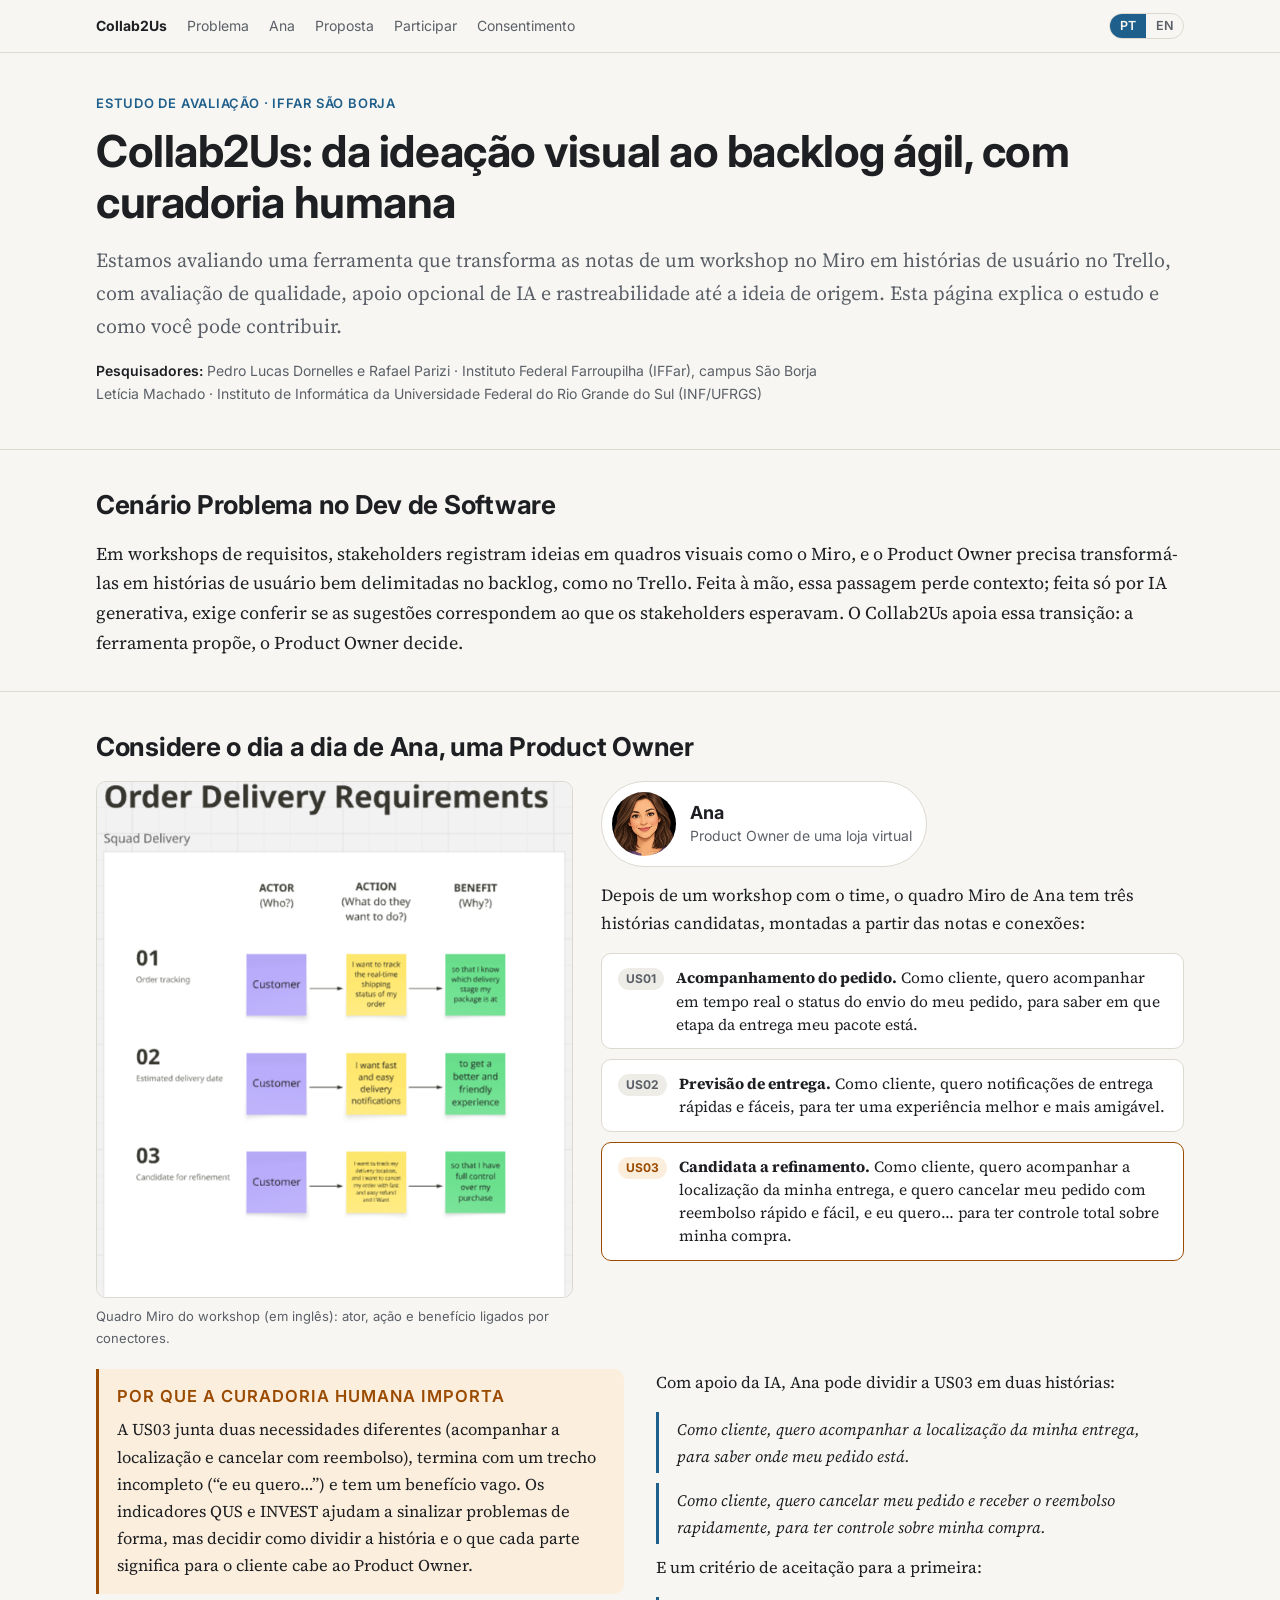
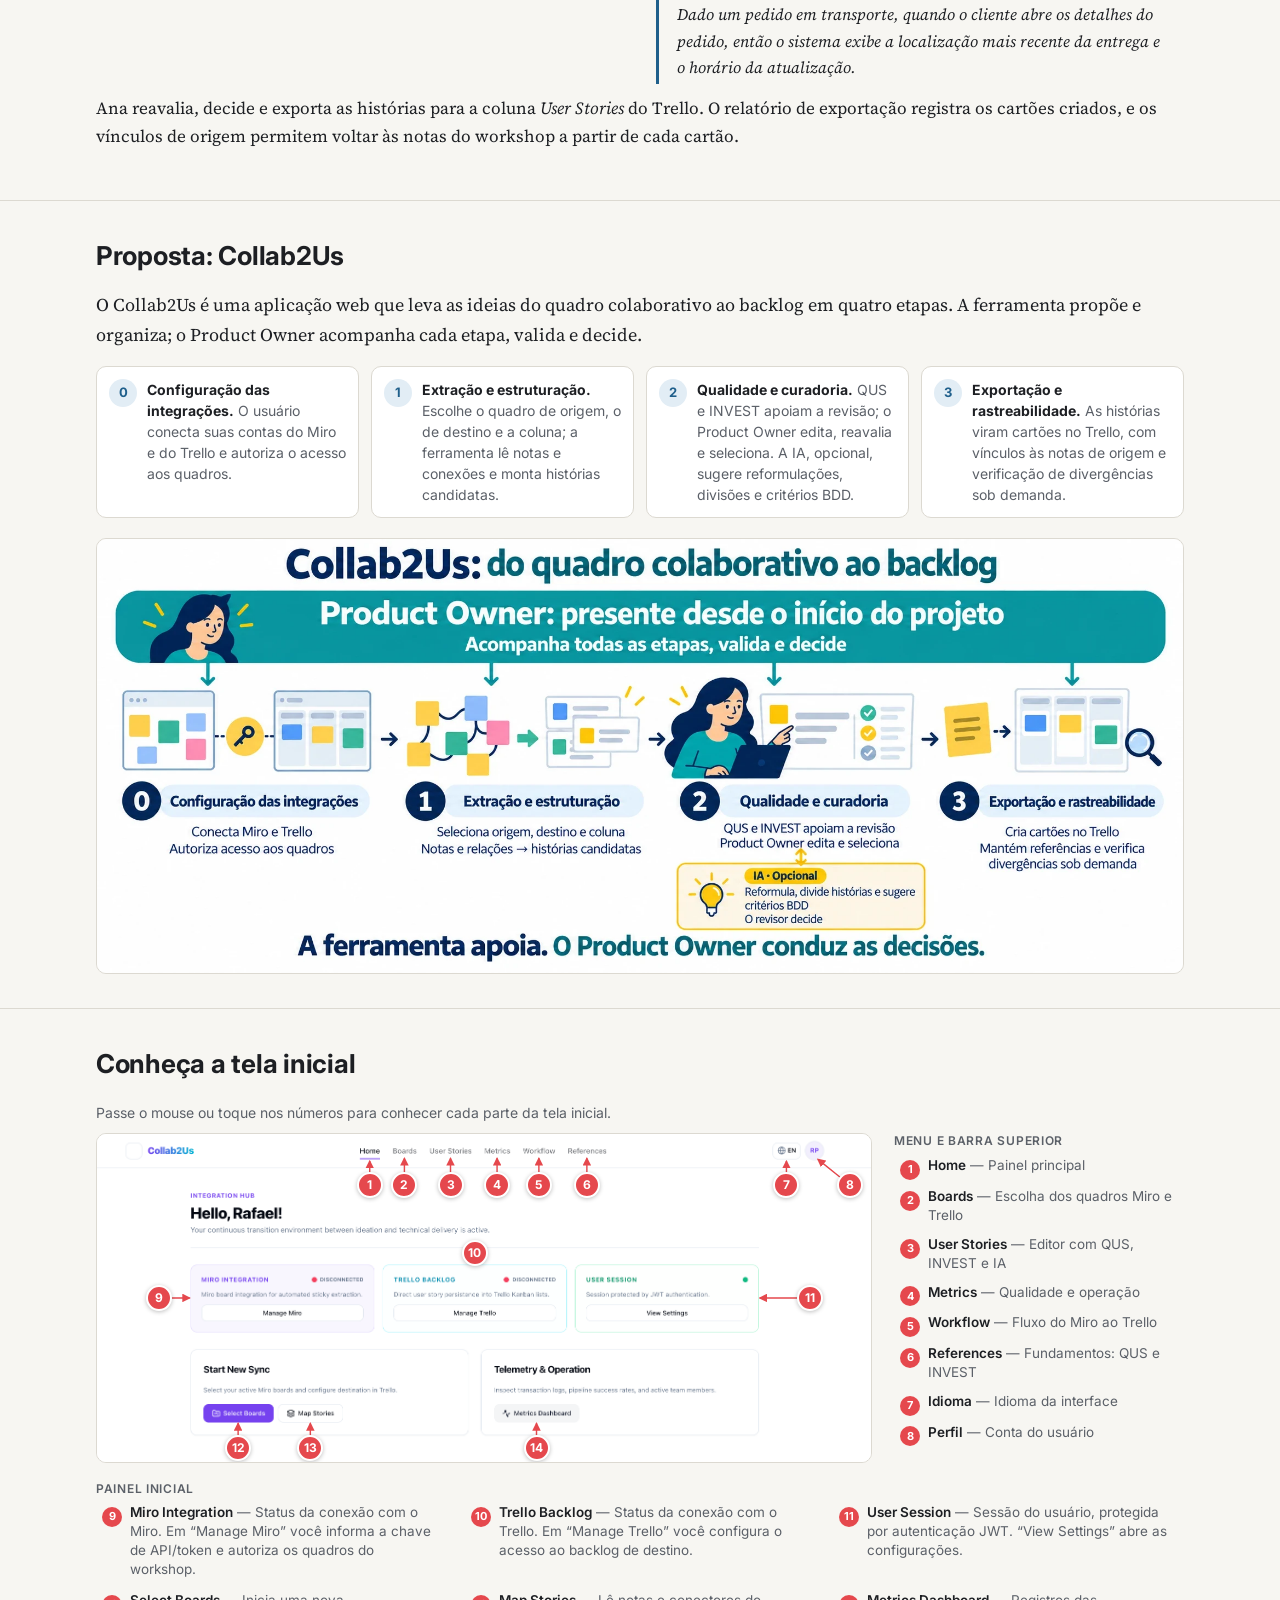
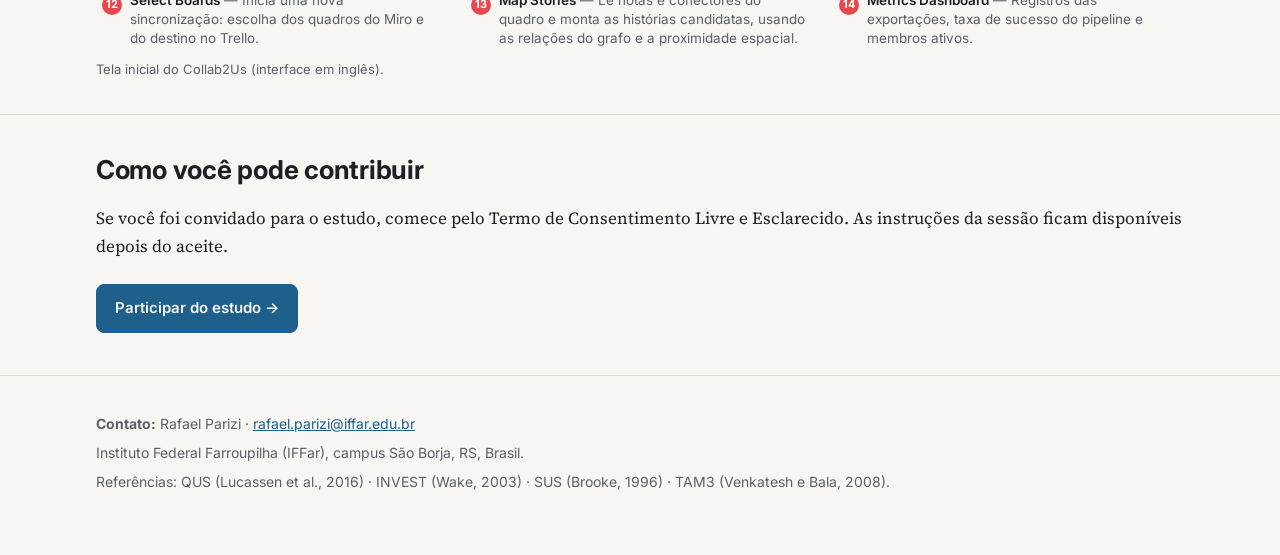
<file: index.html>
<!doctype html>
<html lang="pt-BR">
<head>
  <meta charset="utf-8">
  <meta name="viewport" content="width=device-width, initial-scale=1">
  <title>Estudo Collab2Us</title>
  <meta name="description" content="Apresentação do estudo de avaliação do Collab2Us, ferramenta que apoia a passagem da ideação visual no Miro para o backlog ágil no Trello com curadoria humana.">
  <link rel="alternate" hreflang="pt-BR" href="index.html">
  <link rel="alternate" hreflang="en" href="en/index.html">
  <link rel="preconnect" href="https://fonts.googleapis.com">
  <link rel="preconnect" href="https://fonts.gstatic.com" crossorigin>
  <link href="https://fonts.googleapis.com/css2?family=Inter:wght@400;600;700&family=Source+Serif+4:ital,wght@0,400;0,600;1,400&display=swap" rel="stylesheet">
  <link rel="stylesheet" href="assets/style.css?v=20261019b">
</head>
<body class="home">

<nav class="nav" aria-label="Seções">
  <div class="wrap">
    <a class="brand" href="#">Collab2Us</a>
    <a href="#problema">Problema</a>
    <a href="#exemplo">Ana</a>
    <a href="#proposta">Proposta</a>
    <a href="#participar">Participar</a>
    <a href="tcle.html">Consentimento</a>
    <span class="lang-switch" aria-label="Idioma"><a href="index.html" aria-current="true">PT</a><a href="en/index.html" hreflang="en" lang="en">EN</a></span>
  </div>
</nav>

<header class="hero">
  <div class="wrap">
    <p class="label">Estudo de avaliação · IFFar São Borja</p>
    <h1>Collab2Us: da ideação visual ao backlog ágil, com curadoria humana</h1>
    <p class="lede">
      Estamos avaliando uma ferramenta que transforma as notas de um workshop no Miro em
      histórias de usuário no Trello, com avaliação de qualidade, apoio opcional de IA e
      rastreabilidade até a ideia de origem. Esta página explica o estudo e como você pode contribuir.
    </p>
    <p class="meta">
      <strong>Pesquisadores:</strong> Pedro Lucas Dornelles e Rafael Parizi ·
      Instituto Federal Farroupilha (IFFar), campus São Borja<br>
      Letícia Machado · Instituto de Informática da Universidade Federal do Rio Grande do Sul (INF/UFRGS)
    </p>
  </div>
</header>

<main>

<section id="problema">
  <div class="wrap">
    <h2>Cenário Problema no Dev de Software</h2>
    <p class="scenario">
      Em workshops de requisitos, stakeholders registram ideias em quadros visuais como o Miro, e o
      Product Owner precisa transformá-las em histórias de usuário bem delimitadas no backlog, como no
      Trello. Feita à mão, essa passagem perde contexto; feita só por IA generativa, exige conferir se
      as sugestões correspondem ao que os stakeholders esperavam. O Collab2Us apoia essa transição:
      a ferramenta propõe, o Product Owner decide.
    </p>
  </div>
</section>

<section id="exemplo">
  <div class="wrap">
    <h2>Considere o dia a dia de Ana, uma Product Owner</h2>

    <div class="example-grid">
      <figure class="example-fig">
        <img src="assets/img/quadro-ana.png" width="595" height="645"
             alt="Quadro Miro “Order Delivery Requirements” com três linhas de notas: ator Customer, ação e benefício, ligadas por setas. 01 Order tracking, 02 Estimated delivery date e 03 Candidate for refinement.">
        <figcaption>Quadro Miro do workshop (em inglês): ator, ação e benefício ligados por conectores.</figcaption>
      </figure>

      <div>
        <div class="persona">
          <img src="assets/img/ana-avatar.png" width="64" height="64" alt="Ilustração de Ana">
          <div>
            <p class="persona-name">Ana</p>
            <p class="persona-role">Product Owner de uma loja virtual</p>
          </div>
        </div>
        <p>
          Depois de um workshop com o time, o quadro Miro de Ana tem três histórias candidatas,
          montadas a partir das notas e conexões:
        </p>
        <div class="stories">
          <div class="story"><span class="pill">US01</span><span><strong>Acompanhamento do pedido.</strong> Como cliente, quero acompanhar em tempo real o status do envio do meu pedido, para saber em que etapa da entrega meu pacote está.</span></div>
          <div class="story"><span class="pill">US02</span><span><strong>Previsão de entrega.</strong> Como cliente, quero notificações de entrega rápidas e fáceis, para ter uma experiência melhor e mais amigável.</span></div>
          <div class="story flag"><span class="pill">US03</span><span><strong>Candidata a refinamento.</strong> Como cliente, quero acompanhar a localização da minha entrega, e quero cancelar meu pedido com reembolso rápido e fácil, e eu quero… para ter controle total sobre minha compra.</span></div>
        </div>
      </div>
    </div>

    <div class="duo">
      <div class="callout">
        <p class="label">Por que a curadoria humana importa</p>
        <p>
          A US03 junta duas necessidades diferentes (acompanhar a localização e cancelar com
          reembolso), termina com um trecho incompleto (“e eu quero…”) e tem um benefício vago.
          Os indicadores QUS e INVEST ajudam a sinalizar problemas de forma, mas decidir como dividir
          a história e o que cada parte significa para o cliente cabe ao Product Owner.
        </p>
      </div>
      <div>
      <p>Com apoio da IA, Ana pode dividir a US03 em duas histórias:</p>
      <blockquote>
        Como cliente, quero acompanhar a localização da minha entrega, para saber onde meu pedido está.
      </blockquote>
      <blockquote>
        Como cliente, quero cancelar meu pedido e receber o reembolso rapidamente, para ter controle
        sobre minha compra.
      </blockquote>
      <p>E um critério de aceitação para a primeira:</p>
      <blockquote>
        Dado um pedido em transporte, quando o cliente abre os detalhes do pedido, então o sistema exibe
        a localização mais recente da entrega e o horário da atualização.
      </blockquote>
      </div>
    </div>

    <p>
      Ana reavalia, decide e exporta as histórias para a coluna <em>User Stories</em> do Trello.
      O relatório de exportação registra os cartões criados, e os vínculos de origem permitem
      voltar às notas do workshop a partir de cada cartão.
    </p>
  </div>
</section>

<section id="proposta">
  <div class="wrap">
    <h2>Proposta: Collab2Us</h2>
    <p class="scenario">
      O Collab2Us é uma aplicação web que leva as ideias do quadro colaborativo ao backlog em quatro
      etapas. A ferramenta propõe e organiza; o Product Owner acompanha cada etapa, valida e decide.
    </p>
    <ol class="stages">
      <li><span class="step-num">0</span><div><b>Configuração das integrações.</b> O usuário conecta suas contas do Miro e do Trello e autoriza o acesso aos quadros.</div></li>
      <li><span class="step-num">1</span><div><b>Extração e estruturação.</b> Escolhe o quadro de origem, o de destino e a coluna; a ferramenta lê notas e conexões e monta histórias candidatas.</div></li>
      <li><span class="step-num">2</span><div><b>Qualidade e curadoria.</b> QUS e INVEST apoiam a revisão; o Product Owner edita, reavalia e seleciona. A IA, opcional, sugere reformulações, divisões e critérios BDD.</div></li>
      <li><span class="step-num">3</span><div><b>Exportação e rastreabilidade.</b> As histórias viram cartões no Trello, com vínculos às notas de origem e verificação de divergências sob demanda.</div></li>
    </ol>
    <figure class="proposal-fig">
      <img src="assets/img/proposta.webp" width="1983" height="793" loading="lazy"
           alt="Infográfico “Collab2Us: do quadro colaborativo ao backlog”. A Product Owner acompanha todas as etapas, valida e decide. Etapa 0, configuração das integrações: conecta Miro e Trello e autoriza o acesso aos quadros. Etapa 1, extração e estruturação: seleciona origem, destino e coluna e transforma notas e relações em histórias candidatas. Etapa 2, qualidade e curadoria: QUS e INVEST apoiam a revisão, a Product Owner edita e seleciona, com IA opcional que reformula, divide histórias e sugere critérios BDD. Etapa 3, exportação e rastreabilidade: cria cartões no Trello, mantém referências e verifica divergências sob demanda. A ferramenta apoia; a Product Owner conduz as decisões.">
    </figure>
  </div>
</section>

<section id="tela">
  <div class="wrap wide">
    <h2>Conheça a tela inicial</h2>
    <figure class="tour" id="tour">
      <p class="tour-hint">Passe o mouse ou toque nos números para conhecer cada parte da tela inicial.</p>
      <div class="tour-layout">
      <div class="tour-scroll">
        <div class="tour-stage">
          <img src="assets/img/home.png" width="1629" height="690"
               alt="Tela inicial do Collab2Us: menu superior, cartões de status das integrações com Miro e Trello, sessão do usuário e atalhos para iniciar uma sincronização e abrir o painel de métricas.">
          <svg class="tour-arrows" viewBox="0 0 1629 690" aria-hidden="true">
            <defs>
              <marker id="tour-head" viewBox="0 0 10 10" refX="8" refY="5" markerWidth="6" markerHeight="6" orient="auto-start-reverse">
                <path d="M0 0 L10 5 L0 10 z" fill="currentColor"/>
              </marker>
            </defs>
          </svg>
          <div class="tour-tip" role="tooltip" id="tour-tip" hidden></div>
        </div>
      </div>
        <div class="tour-side">
          <p class="tour-group">Menu e barra superior</p>
          <ol class="tour-legend" id="tour-legend-side"></ol>
        </div>
      </div>
      <p class="tour-group">Painel inicial</p>
      <ol class="tour-legend below" id="tour-legend-below"></ol>
      <figcaption>Tela inicial do Collab2Us (interface em inglês).</figcaption>
    </figure>
  </div>
</section>

<section id="participar">
  <div class="wrap">
    <h2>Como você pode contribuir</h2>
    <p>
      Se você foi convidado para o estudo, comece pelo Termo de Consentimento Livre e Esclarecido.
      As instruções da sessão ficam disponíveis depois do aceite.
    </p>
    <div class="actions">
      <a class="btn primary" href="tcle.html">Participar do estudo →</a>
    </div>
  </div>
</section>

</main>

<footer>
  <div class="wrap">
    <p><strong>Contato:</strong> Rafael Parizi · <a href="mailto:rafael.parizi@iffar.edu.br">rafael.parizi@iffar.edu.br</a></p>
    <p>Instituto Federal Farroupilha (IFFar), campus São Borja, RS, Brasil.</p>
    <p>Referências: QUS (Lucassen et al., 2016) · INVEST (Wake, 2003) · SUS (Brooke, 1996) · TAM3 (Venkatesh e Bala, 2008).</p>
  </div>
</footer>

<script src="assets/js/tour.js?v=20261019b"></script>
</body>
</html>
</file>
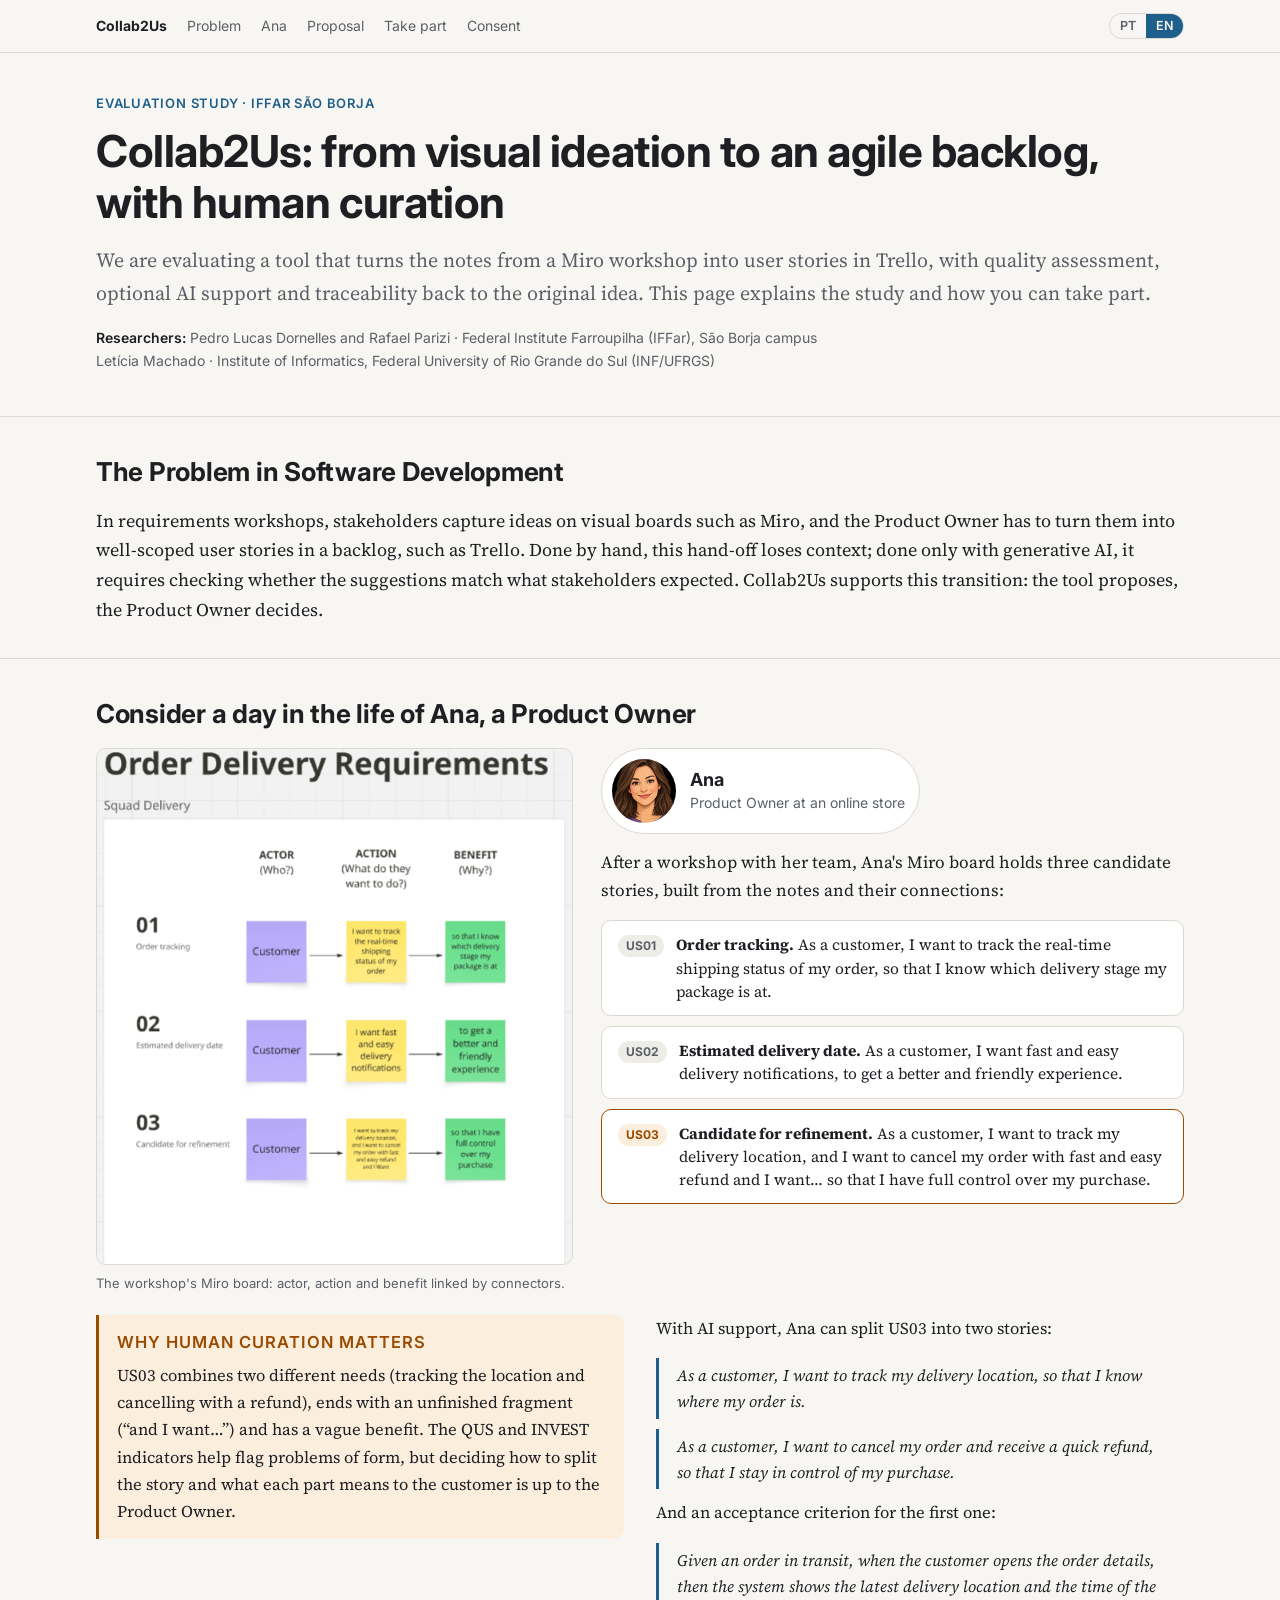
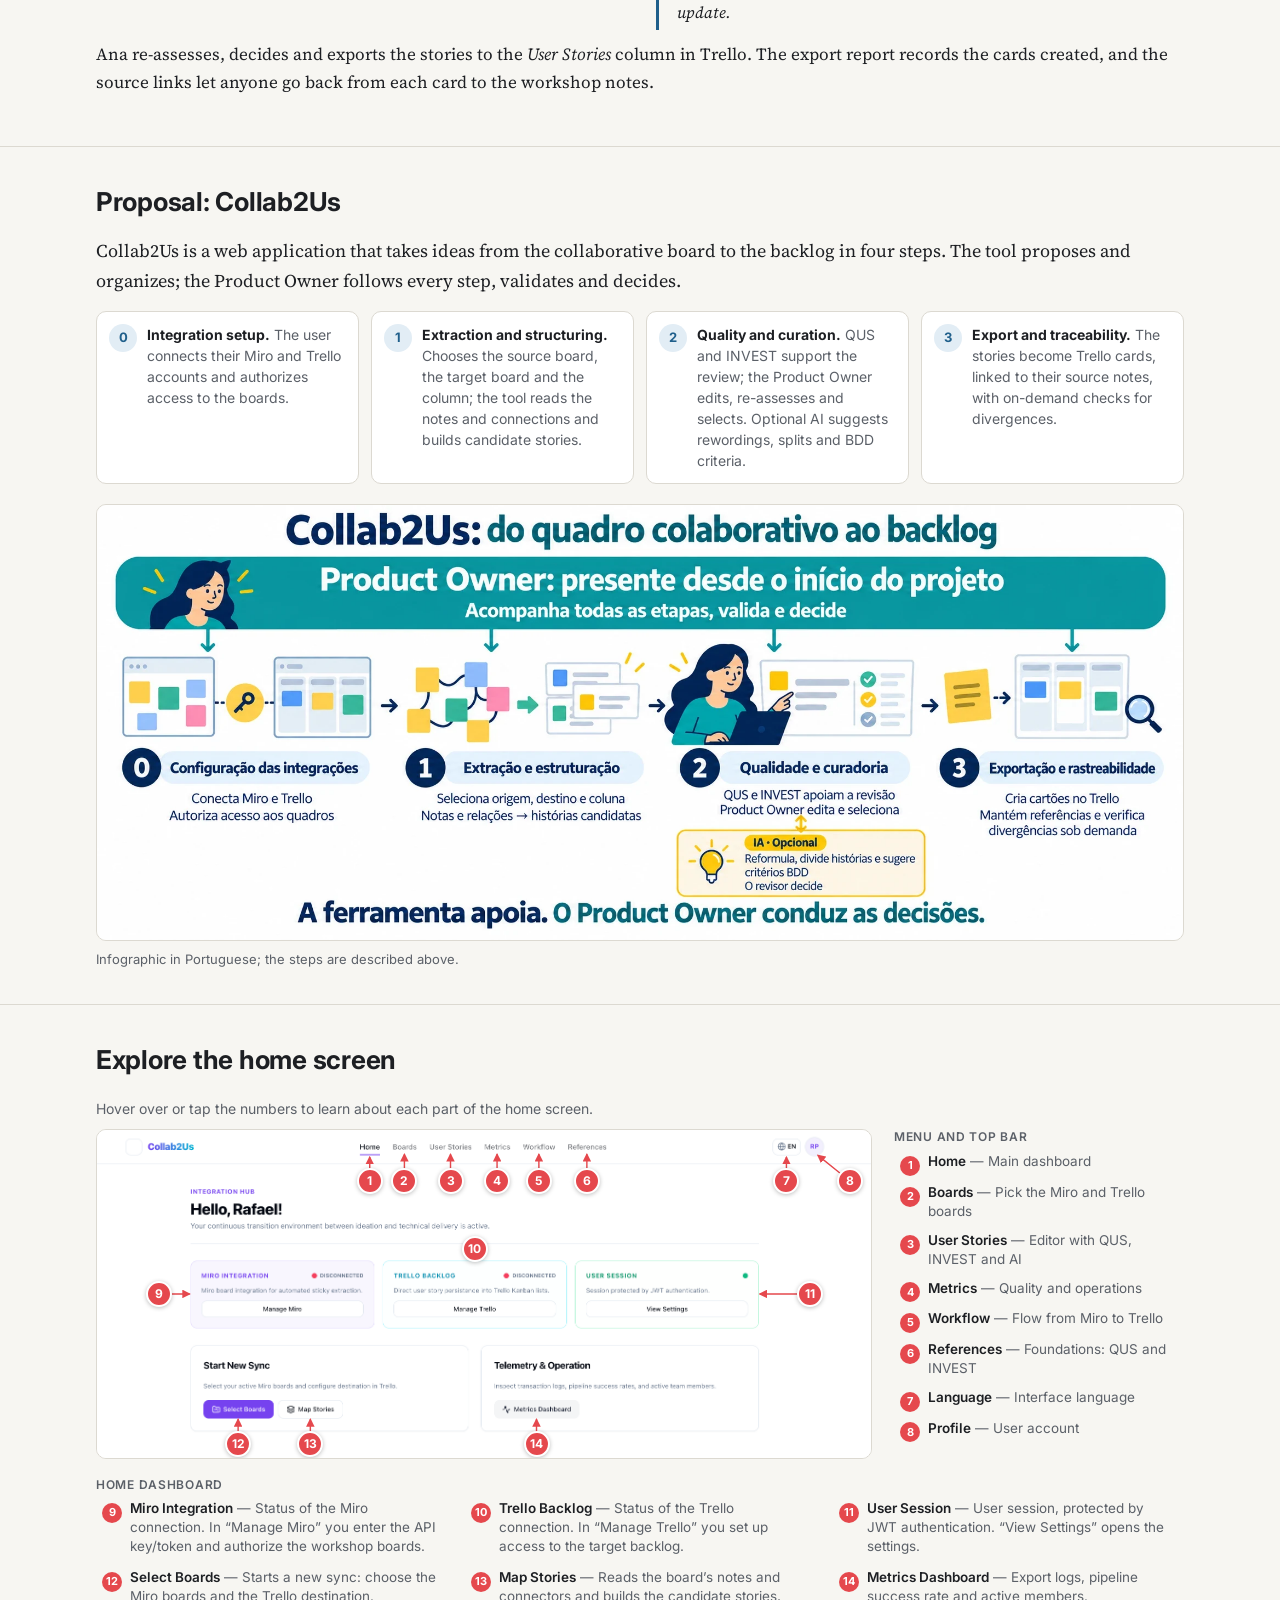
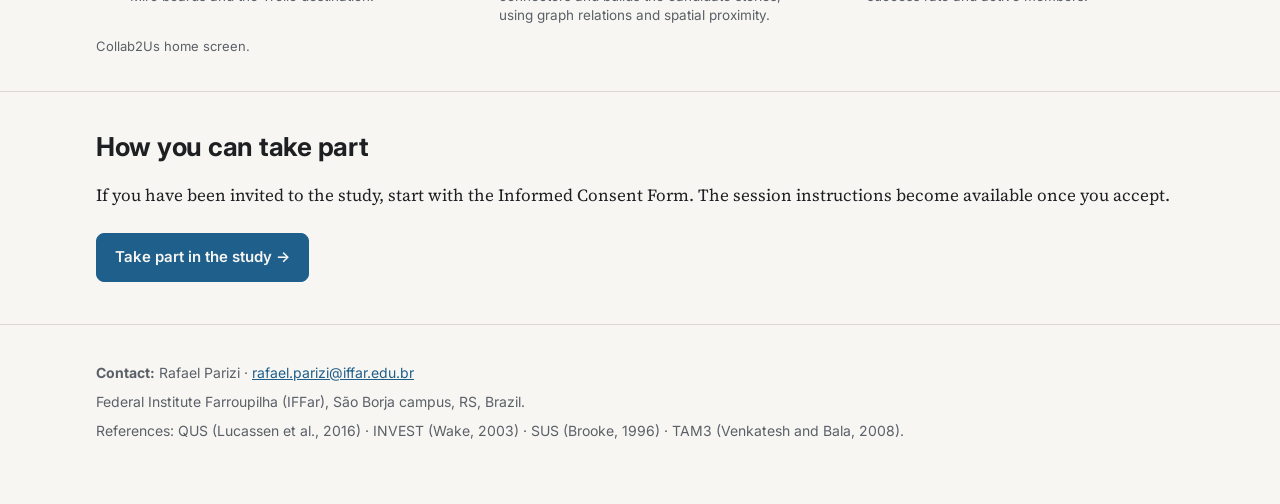
<file: en/index.html>
<!doctype html>
<html lang="en">
<head>
  <meta charset="utf-8">
  <meta name="viewport" content="width=device-width, initial-scale=1">
  <title>Collab2Us Study</title>
  <meta name="description" content="Overview of the Collab2Us evaluation study, a tool that supports the move from visual ideation in Miro to an agile backlog in Trello, with human curation.">
  <link rel="alternate" hreflang="pt-BR" href="../index.html">
  <link rel="alternate" hreflang="en" href="index.html">
  <link rel="preconnect" href="https://fonts.googleapis.com">
  <link rel="preconnect" href="https://fonts.gstatic.com" crossorigin>
  <link href="https://fonts.googleapis.com/css2?family=Inter:wght@400;600;700&family=Source+Serif+4:ital,wght@0,400;0,600;1,400&display=swap" rel="stylesheet">
  <link rel="stylesheet" href="../assets/style.css?v=20261019b">
</head>
<body class="home">

<nav class="nav" aria-label="Sections">
  <div class="wrap">
    <a class="brand" href="#">Collab2Us</a>
    <a href="#problema">Problem</a>
    <a href="#exemplo">Ana</a>
    <a href="#proposta">Proposal</a>
    <a href="#participar">Take part</a>
    <a href="tcle.html">Consent</a>
    <span class="lang-switch" aria-label="Language"><a href="../index.html" hreflang="pt-BR" lang="pt-BR">PT</a><a href="index.html" aria-current="true">EN</a></span>
  </div>
</nav>

<header class="hero">
  <div class="wrap">
    <p class="label">Evaluation study · IFFar São Borja</p>
    <h1>Collab2Us: from visual ideation to an agile backlog, with human curation</h1>
    <p class="lede">
      We are evaluating a tool that turns the notes from a Miro workshop into user stories in
      Trello, with quality assessment, optional AI support and traceability back to the original
      idea. This page explains the study and how you can take part.
    </p>
    <p class="meta">
      <strong>Researchers:</strong> Pedro Lucas Dornelles and Rafael Parizi ·
      Federal Institute Farroupilha (IFFar), São Borja campus<br>
      Letícia Machado · Institute of Informatics, Federal University of Rio Grande do Sul (INF/UFRGS)
    </p>
  </div>
</header>

<main>

<section id="problema">
  <div class="wrap">
    <h2>The Problem in Software Development</h2>
    <p class="scenario">
      In requirements workshops, stakeholders capture ideas on visual boards such as Miro, and the
      Product Owner has to turn them into well-scoped user stories in a backlog, such as Trello. Done
      by hand, this hand-off loses context; done only with generative AI, it requires checking whether
      the suggestions match what stakeholders expected. Collab2Us supports this transition: the tool
      proposes, the Product Owner decides.
    </p>
  </div>
</section>

<section id="exemplo">
  <div class="wrap">
    <h2>Consider a day in the life of Ana, a Product Owner</h2>

    <div class="example-grid">
      <figure class="example-fig">
        <img src="../assets/img/quadro-ana.png" width="595" height="645"
             alt="Miro board “Order Delivery Requirements” with three rows of notes: actor Customer, action and benefit, linked by arrows. 01 Order tracking, 02 Estimated delivery date and 03 Candidate for refinement.">
        <figcaption>The workshop's Miro board: actor, action and benefit linked by connectors.</figcaption>
      </figure>

      <div>
        <div class="persona">
          <img src="../assets/img/ana-avatar.png" width="64" height="64" alt="Illustration of Ana">
          <div>
            <p class="persona-name">Ana</p>
            <p class="persona-role">Product Owner at an online store</p>
          </div>
        </div>
        <p>
          After a workshop with her team, Ana's Miro board holds three candidate stories, built from
          the notes and their connections:
        </p>
        <div class="stories">
          <div class="story"><span class="pill">US01</span><span><strong>Order tracking.</strong> As a customer, I want to track the real-time shipping status of my order, so that I know which delivery stage my package is at.</span></div>
          <div class="story"><span class="pill">US02</span><span><strong>Estimated delivery date.</strong> As a customer, I want fast and easy delivery notifications, to get a better and friendly experience.</span></div>
          <div class="story flag"><span class="pill">US03</span><span><strong>Candidate for refinement.</strong> As a customer, I want to track my delivery location, and I want to cancel my order with fast and easy refund and I want… so that I have full control over my purchase.</span></div>
        </div>
      </div>
    </div>

    <div class="duo">
      <div class="callout">
        <p class="label">Why human curation matters</p>
        <p>
          US03 combines two different needs (tracking the location and cancelling with a refund),
          ends with an unfinished fragment (“and I want…”) and has a vague benefit. The QUS and INVEST
          indicators help flag problems of form, but deciding how to split the story and what each
          part means to the customer is up to the Product Owner.
        </p>
      </div>
      <div>
      <p>With AI support, Ana can split US03 into two stories:</p>
      <blockquote>
        As a customer, I want to track my delivery location, so that I know where my order is.
      </blockquote>
      <blockquote>
        As a customer, I want to cancel my order and receive a quick refund, so that I stay in control
        of my purchase.
      </blockquote>
      <p>And an acceptance criterion for the first one:</p>
      <blockquote>
        Given an order in transit, when the customer opens the order details, then the system shows
        the latest delivery location and the time of the update.
      </blockquote>
      </div>
    </div>

    <p>
      Ana re-assesses, decides and exports the stories to the <em>User Stories</em> column in Trello.
      The export report records the cards created, and the source links let anyone go back from each
      card to the workshop notes.
    </p>
  </div>
</section>

<section id="proposta">
  <div class="wrap">
    <h2>Proposal: Collab2Us</h2>
    <p class="scenario">
      Collab2Us is a web application that takes ideas from the collaborative board to the backlog in
      four steps. The tool proposes and organizes; the Product Owner follows every step, validates and
      decides.
    </p>
    <ol class="stages">
      <li><span class="step-num">0</span><div><b>Integration setup.</b> The user connects their Miro and Trello accounts and authorizes access to the boards.</div></li>
      <li><span class="step-num">1</span><div><b>Extraction and structuring.</b> Chooses the source board, the target board and the column; the tool reads the notes and connections and builds candidate stories.</div></li>
      <li><span class="step-num">2</span><div><b>Quality and curation.</b> QUS and INVEST support the review; the Product Owner edits, re-assesses and selects. Optional AI suggests rewordings, splits and BDD criteria.</div></li>
      <li><span class="step-num">3</span><div><b>Export and traceability.</b> The stories become Trello cards, linked to their source notes, with on-demand checks for divergences.</div></li>
    </ol>
    <figure class="proposal-fig">
      <img src="../assets/img/proposta.webp" width="1983" height="793" loading="lazy"
           alt="Infographic in Portuguese, “Collab2Us: from the collaborative board to the backlog”. The Product Owner follows every step, validates and decides. Step 0, integration setup: connects Miro and Trello and authorizes access to the boards. Step 1, extraction and structuring: selects source, target and column and turns notes and relations into candidate stories. Step 2, quality and curation: QUS and INVEST support the review, the Product Owner edits and selects, with optional AI that rewords, splits stories and suggests BDD criteria. Step 3, export and traceability: creates Trello cards, keeps references and checks divergences on demand. The tool supports; the Product Owner leads the decisions.">
      <figcaption>Infographic in Portuguese; the steps are described above.</figcaption>
    </figure>
  </div>
</section>

<section id="tela">
  <div class="wrap wide">
    <h2>Explore the home screen</h2>
    <figure class="tour" id="tour">
      <p class="tour-hint">Hover over or tap the numbers to learn about each part of the home screen.</p>
      <div class="tour-layout">
      <div class="tour-scroll">
        <div class="tour-stage">
          <img src="../assets/img/home.png" width="1629" height="690"
               alt="Collab2Us home screen: top menu, status cards for the Miro and Trello integrations, user session, and shortcuts to start a sync and open the metrics dashboard.">
          <svg class="tour-arrows" viewBox="0 0 1629 690" aria-hidden="true">
            <defs>
              <marker id="tour-head" viewBox="0 0 10 10" refX="8" refY="5" markerWidth="6" markerHeight="6" orient="auto-start-reverse">
                <path d="M0 0 L10 5 L0 10 z" fill="currentColor"/>
              </marker>
            </defs>
          </svg>
          <div class="tour-tip" role="tooltip" id="tour-tip" hidden></div>
        </div>
      </div>
        <div class="tour-side">
          <p class="tour-group">Menu and top bar</p>
          <ol class="tour-legend" id="tour-legend-side"></ol>
        </div>
      </div>
      <p class="tour-group">Home dashboard</p>
      <ol class="tour-legend below" id="tour-legend-below"></ol>
      <figcaption>Collab2Us home screen.</figcaption>
    </figure>
  </div>
</section>

<section id="participar">
  <div class="wrap">
    <h2>How you can take part</h2>
    <p>
      If you have been invited to the study, start with the Informed Consent Form. The session
      instructions become available once you accept.
    </p>
    <div class="actions">
      <a class="btn primary" href="tcle.html">Take part in the study →</a>
    </div>
  </div>
</section>

</main>

<footer>
  <div class="wrap">
    <p><strong>Contact:</strong> Rafael Parizi · <a href="mailto:rafael.parizi@iffar.edu.br">rafael.parizi@iffar.edu.br</a></p>
    <p>Federal Institute Farroupilha (IFFar), São Borja campus, RS, Brazil.</p>
    <p>References: QUS (Lucassen et al., 2016) · INVEST (Wake, 2003) · SUS (Brooke, 1996) · TAM3 (Venkatesh and Bala, 2008).</p>
  </div>
</footer>

<script src="../assets/js/tour.js?v=20261019b"></script>
</body>
</html>
</file>
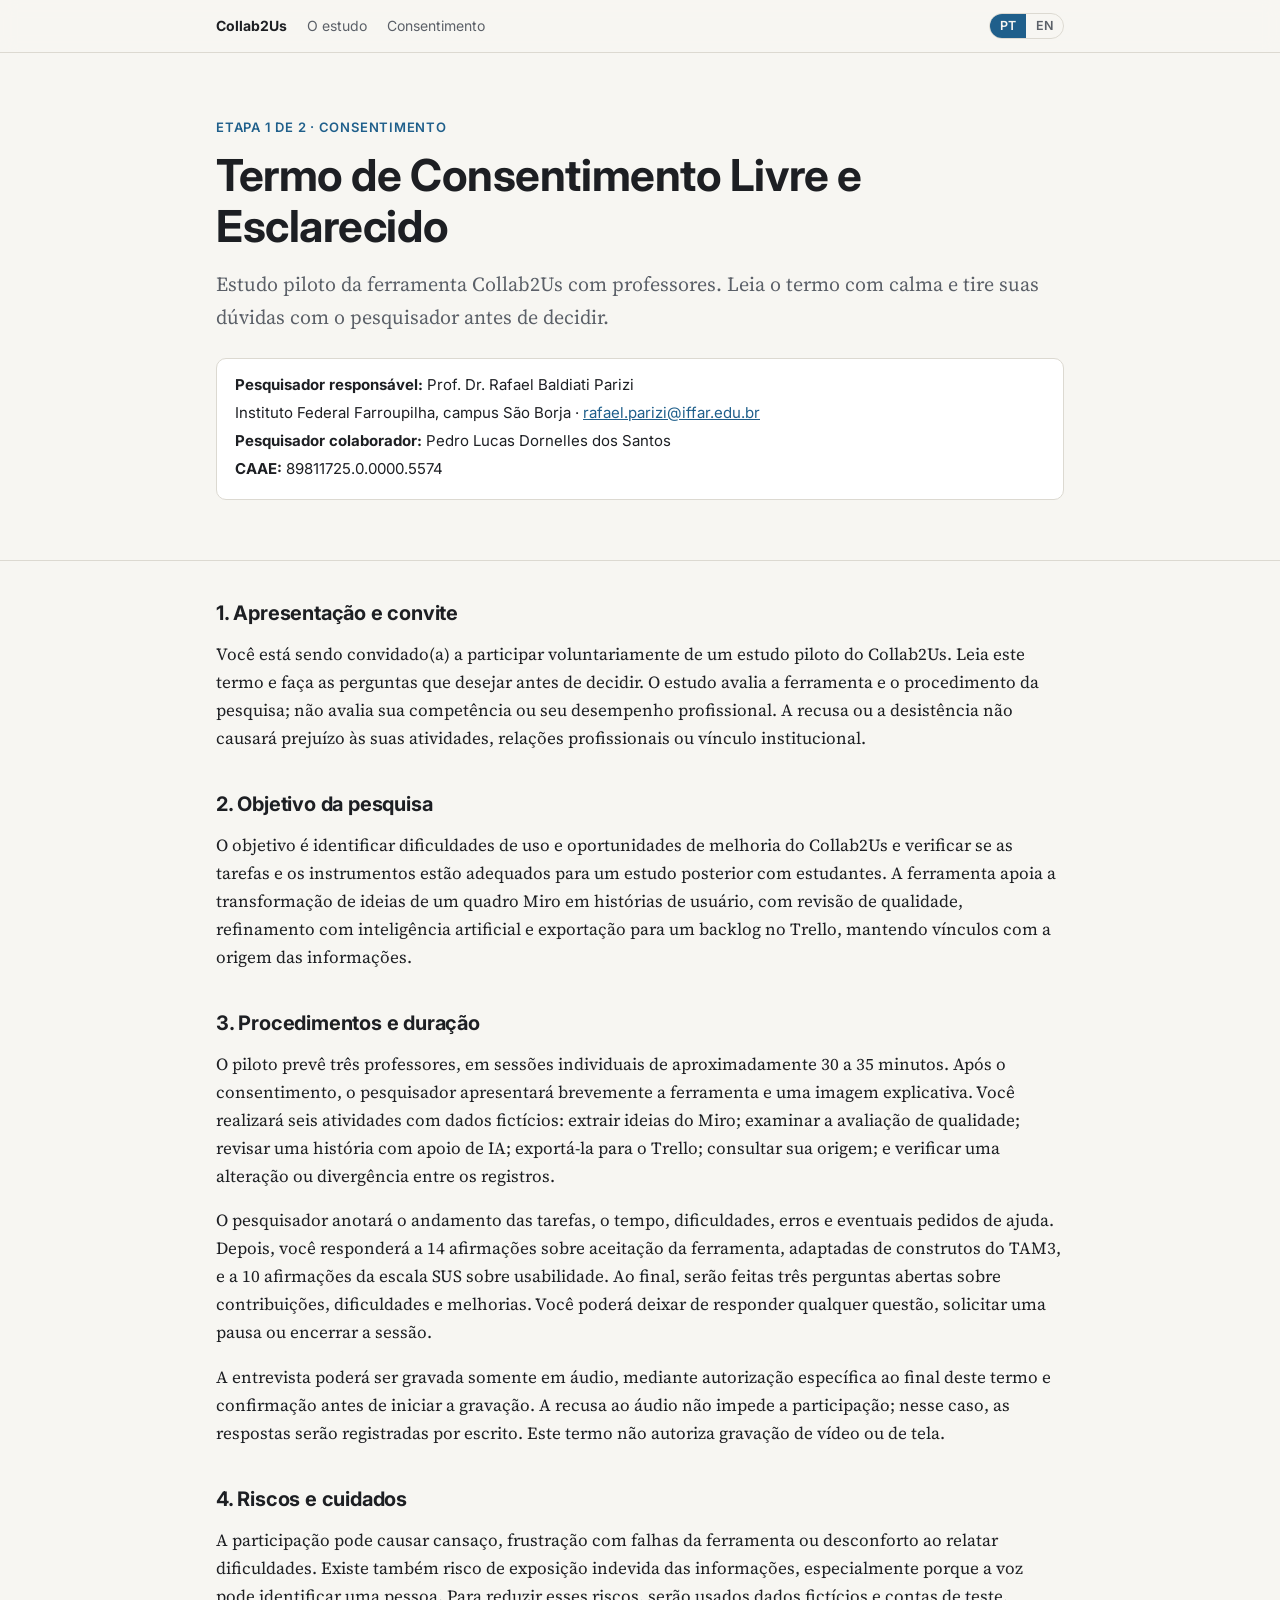
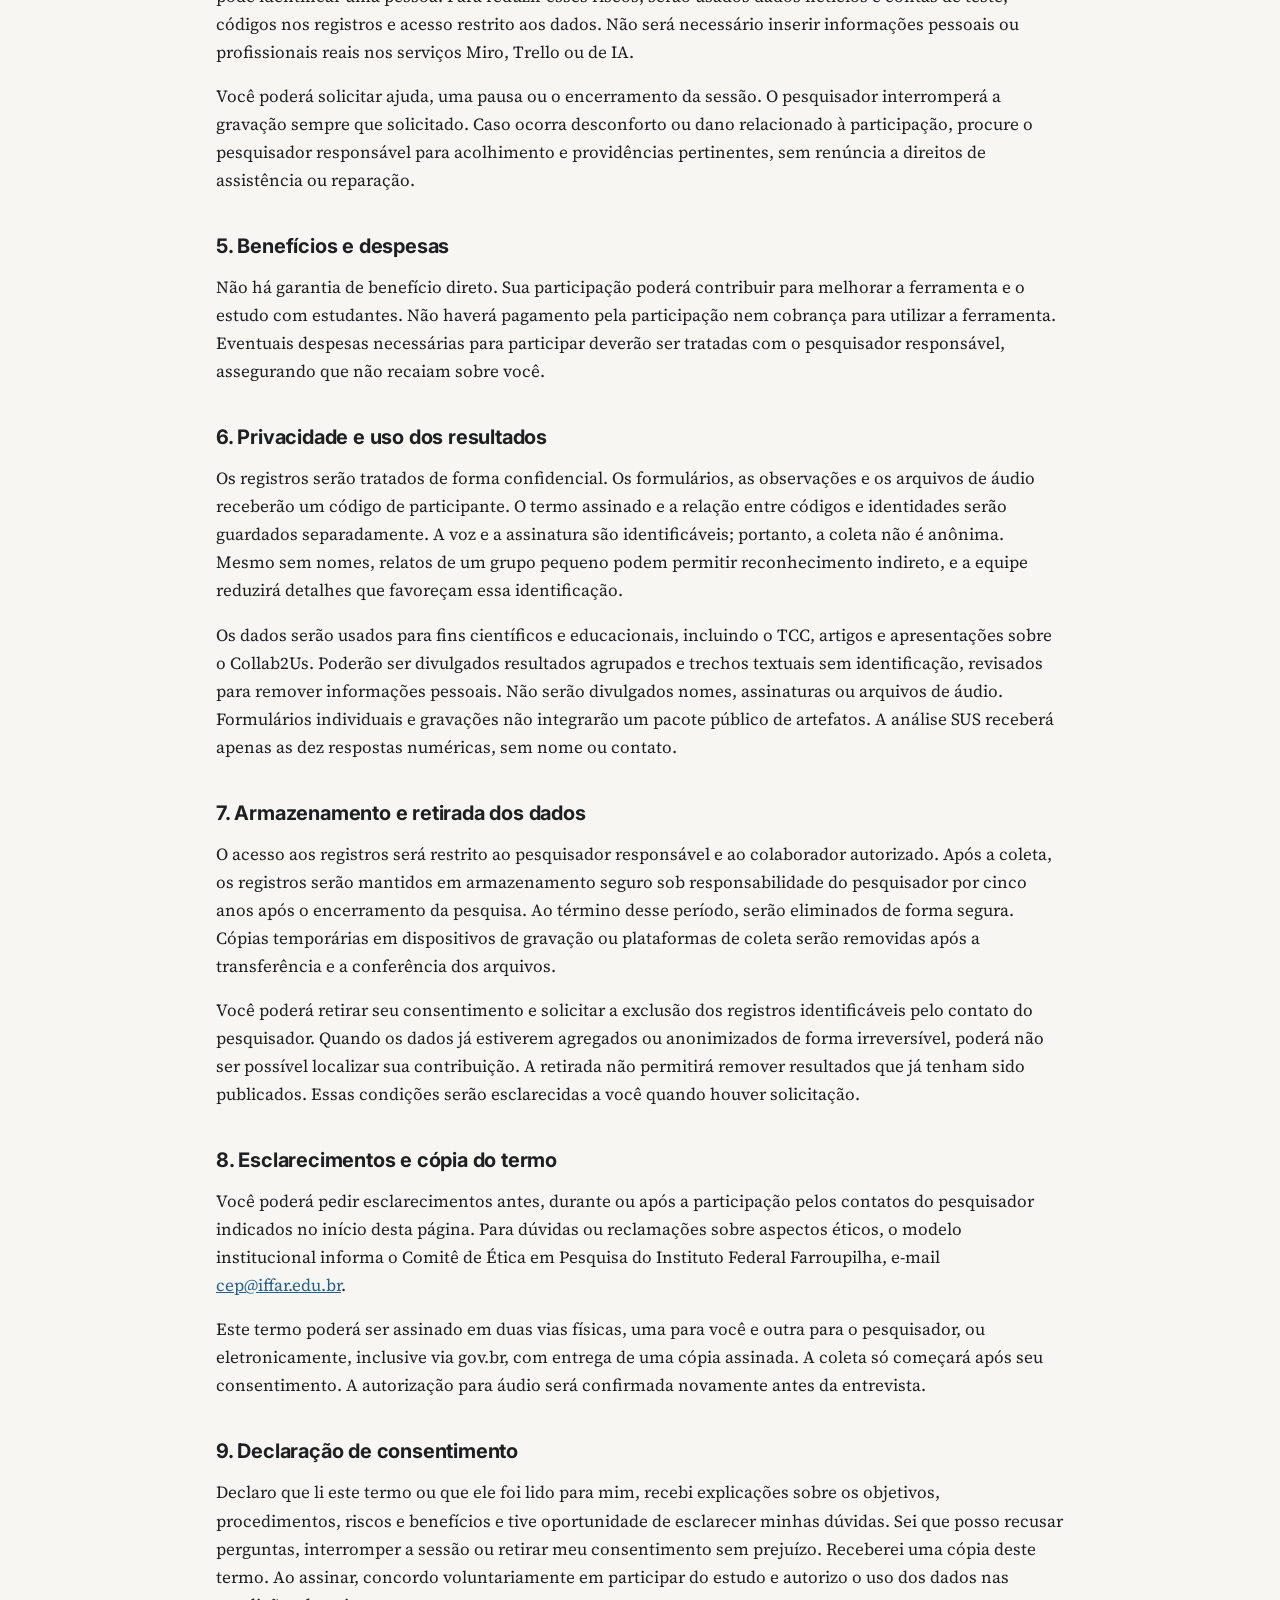
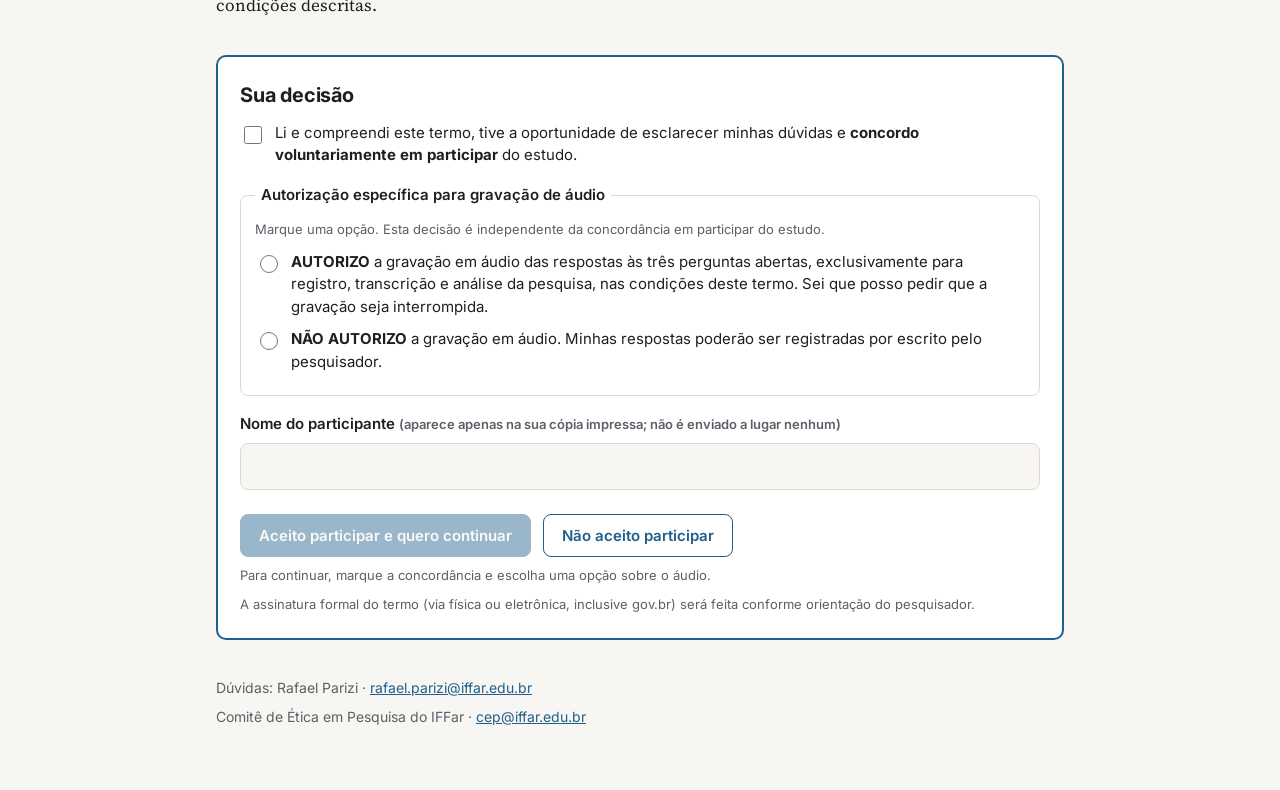
<file: acesso.html>
<!doctype html>
<html lang="pt-BR">
<head>
  <meta charset="utf-8">
  <meta name="viewport" content="width=device-width, initial-scale=1">
  <title>Acesso · Collab2Us</title>
  <meta name="description" content="Tarefas e dados de acesso da sessão de avaliação do Collab2Us.">
  <link rel="alternate" hreflang="pt-BR" href="acesso.html">
  <link rel="alternate" hreflang="en" href="en/acesso.html">
  <meta name="robots" content="noindex">
  <script src="assets/js/consent.js?v=20261019b"></script>
  <script>
    if (!Collab2UsConsent.hasConsent()) location.replace("tcle.html");
  </script>
  <link rel="preconnect" href="https://fonts.googleapis.com">
  <link rel="preconnect" href="https://fonts.gstatic.com" crossorigin>
  <link href="https://fonts.googleapis.com/css2?family=Inter:wght@400;600;700&family=Source+Serif+4:ital,wght@0,400;0,600;1,400&display=swap" rel="stylesheet">
  <link rel="stylesheet" href="assets/style.css?v=20261019b">
</head>
<body class="center-page">

<main class="access-card">
  <span class="lang-switch" aria-label="Idioma"><a href="acesso.html" aria-current="true">PT</a><a href="en/acesso.html" hreflang="en" lang="en">EN</a></span>
  <p class="label">Sessão de avaliação</p>
  <h1>Collab2Us</h1>
  <p class="sub">Use os dados abaixo para entrar na ferramenta e siga as tarefas na ordem.</p>

  <div class="ready">
    <svg viewBox="0 0 24 24" aria-hidden="true"><circle cx="12" cy="12" r="11" fill="currentColor"/><path d="M7 12.5l3.2 3.2L17 9" fill="none" stroke="#fff" stroke-width="2.4" stroke-linecap="round" stroke-linejoin="round"/></svg>
    <div>
      <p class="ready-title">A ferramenta já está configurada</p>
      <p>As integrações com o Miro e o Trello já foram feitas pelo pesquisador. Não é preciso alterar nenhuma configuração: concentre-se em extrair, revisar e exportar as histórias.</p>
    </div>
  </div>

  <h2>Dados de acesso</h2>
  <dl class="creds" id="creds"></dl>

  <div class="tip-card">
    <svg viewBox="0 0 24 24" aria-hidden="true"><circle cx="12" cy="12" r="11" fill="currentColor"/><path d="M12 10.5v6" stroke="#fff" stroke-width="2.4" stroke-linecap="round"/><circle cx="12" cy="7.2" r="1.5" fill="#fff"/></svg>
    <div>
      <p class="tip-title">Consulte esta página durante o uso</p>
      <p>O Collab2Us abre em outra aba. Volte aqui sempre que precisar rever as tarefas ou os dados de acesso; esta página continua disponível durante toda a sessão.</p>
    </div>
  </div>

  <h2>Tarefas</h2>
  <ol class="mini-tasks">
    <li><b>Extrair ideias do Miro.</b> Selecione o quadro Miro de origem, o quadro Trello de destino e a coluna do Kanban, e acione a extração.</li>
    <li><b>Examinar a avaliação de qualidade.</b> No editor de histórias, observe o escore QUS e os indicadores INVEST de cada história.</li>
    <li><b>Revisar uma história com apoio de IA.</b> Peça uma sugestão, revise, ajuste o texto se necessário e repita a avaliação.</li>
    <li><b>Exportar a história para o Trello.</b> Envie-a para a coluna escolhida e confira o relatório de exportação.</li>
    <li><b>Consultar a origem.</b> Use o vínculo de origem para voltar à nota do Miro que deu origem à história.</li>
  </ol>
  <p class="tip">Em caso de dúvida ou erro, peça ajuda ao pesquisador. Não insira dados pessoais reais na ferramenta.</p>

  <div class="actions">
    <a class="btn primary" id="open-tool" href="https://collab2us.onrender.com" target="_blank" rel="noopener">Abrir o Collab2Us ↗</a>
    <a class="btn secondary" href="questionario.html">Terminei as tarefas →</a>
  </div>
  <p class="hint">A ferramenta pode levar alguns segundos para carregar no primeiro acesso.</p>
  <p class="back"><a href="instrucoes.html">← Voltar às instruções</a></p>
</main>

<script>
  // Dados de acesso do estudo. Preencha antes da sessão.
  const ACESSO = [
    { rotulo: "Endereço", valor: "https://collab2us.onrender.com", link: true },
    { rotulo: "Usuário", valor: "" },
    { rotulo: "Senha", valor: "" },
    { rotulo: "Quadro Miro", valor: "" },
    { rotulo: "Quadro Trello", valor: "" }
  ];

  (function () {
    const dl = document.getElementById("creds");
    ACESSO.forEach(item => {
      const dt = document.createElement("dt");
      dt.textContent = item.rotulo;
      const dd = document.createElement("dd");
      if (!item.valor) {
        dd.innerHTML = '<span class="tbd">informado pelo pesquisador</span>';
      } else {
        const v = document.createElement(item.link ? "a" : "code");
        v.textContent = item.valor;
        if (item.link) { v.href = item.valor; v.target = "_blank"; v.rel = "noopener"; }
        const b = document.createElement("button");
        b.type = "button";
        b.className = "copy";
        b.textContent = "Copiar";
        b.setAttribute("aria-label", "Copiar " + item.rotulo.toLowerCase());
        b.addEventListener("click", async () => {
          try { await navigator.clipboard.writeText(item.valor); b.textContent = "Copiado"; }
          catch (e) { b.textContent = "Selecione e copie"; }
          setTimeout(() => b.textContent = "Copiar", 1500);
        });
        dd.append(v, b);
      }
      dl.append(dt, dd);
    });
  })();
</script>
</body>
</html>
</file>
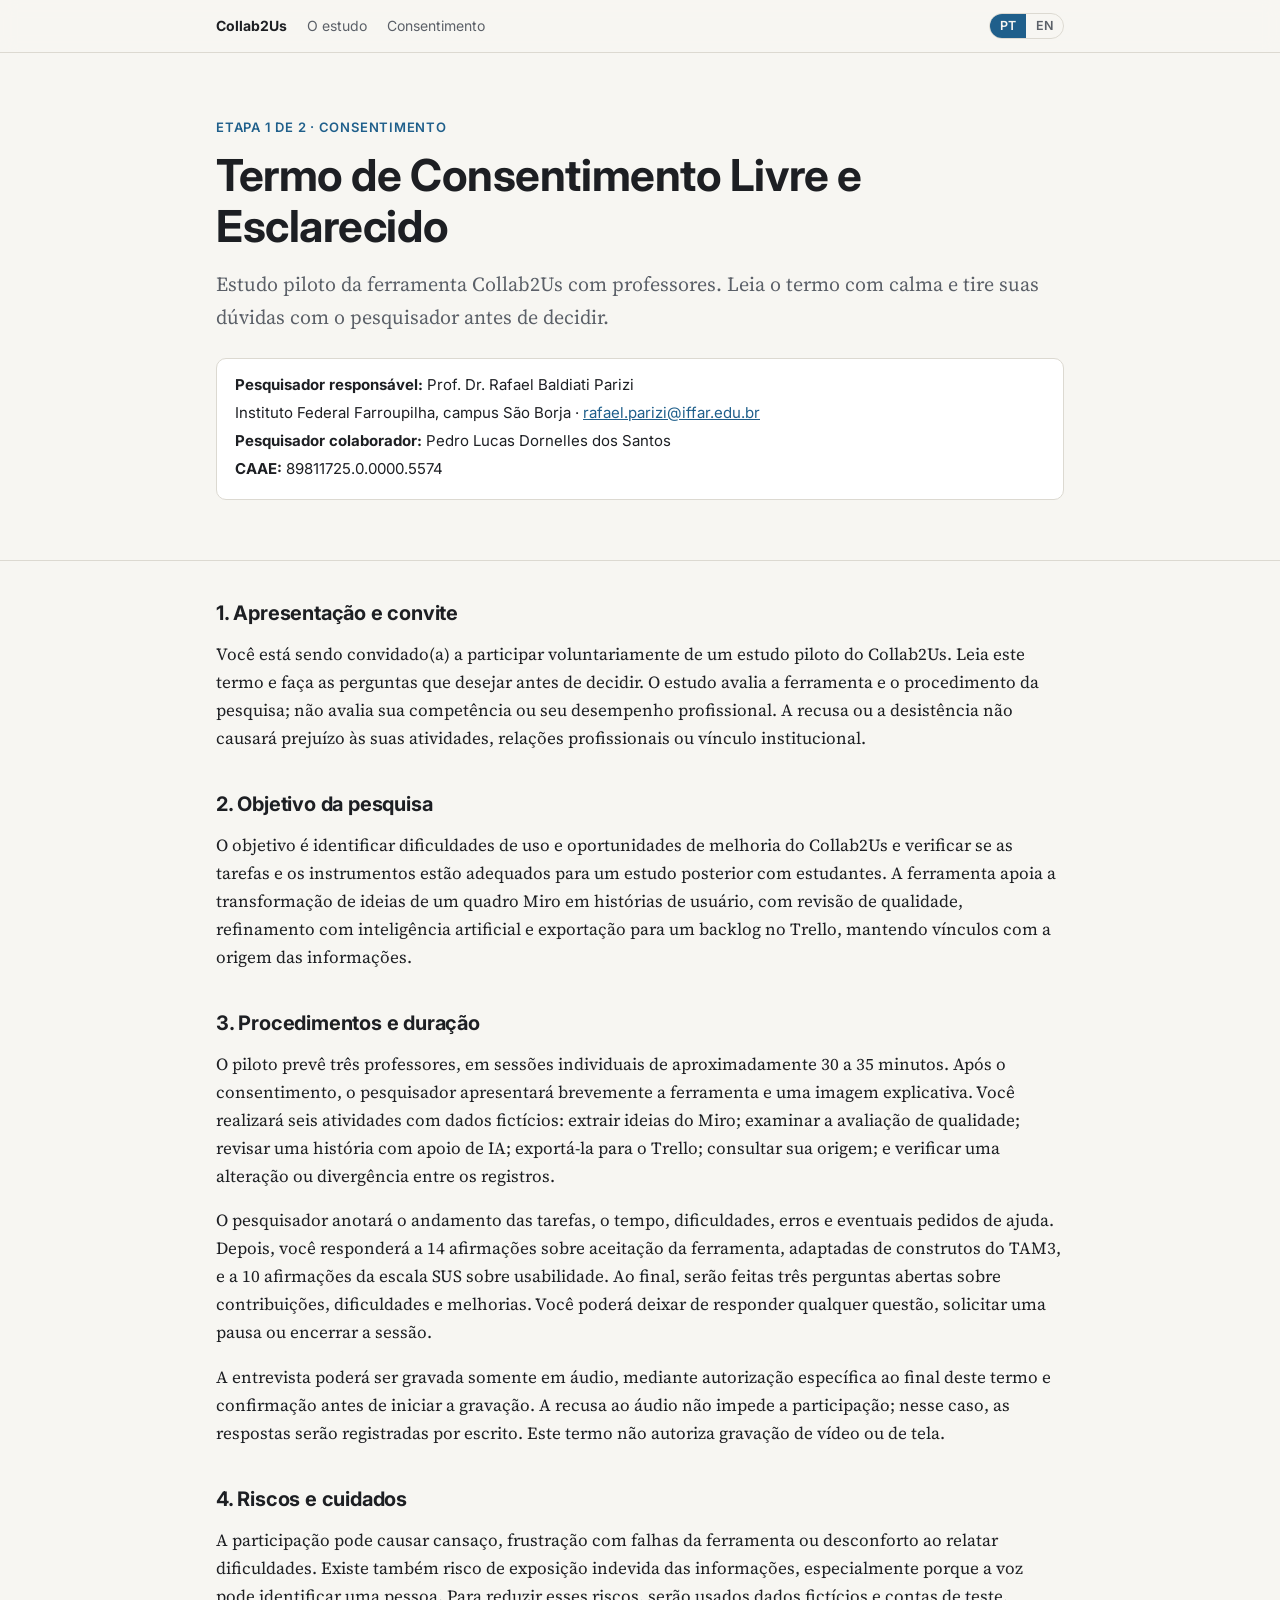
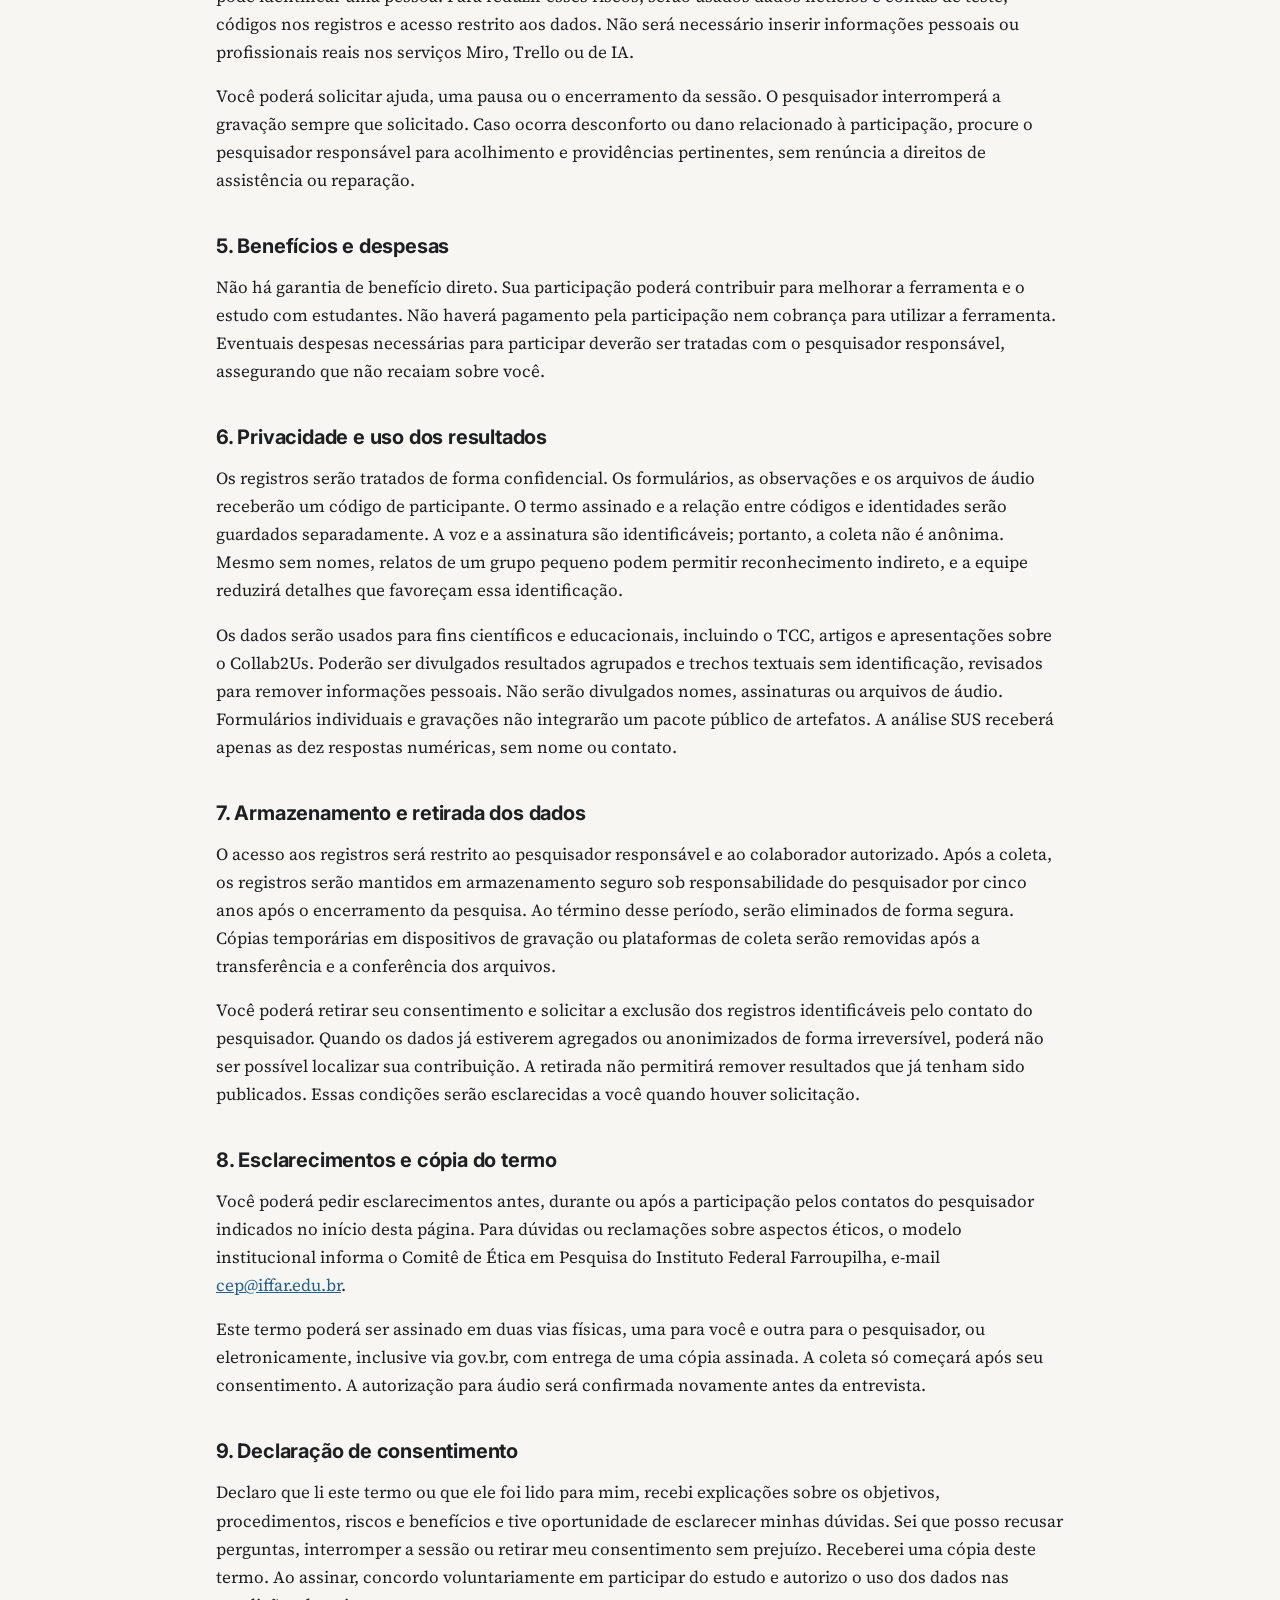
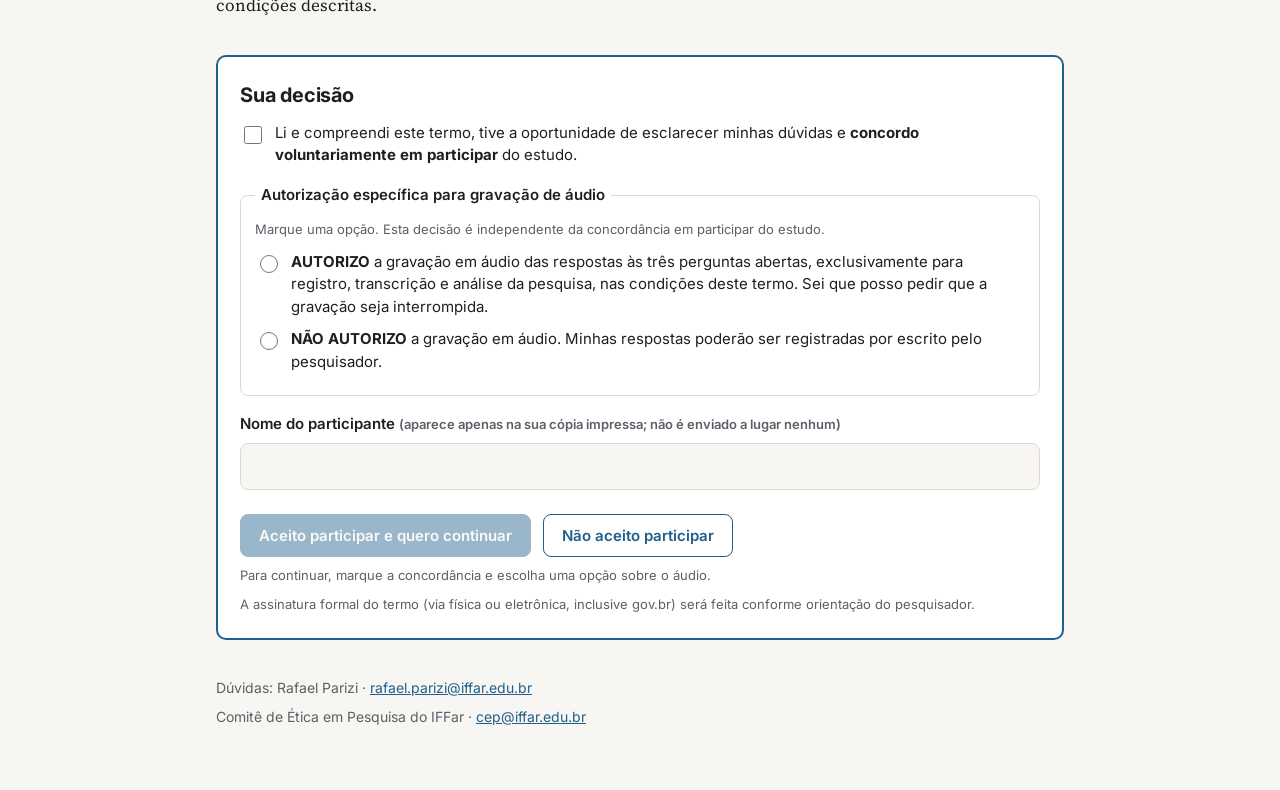
<file: instrucoes.html>
<!doctype html>
<html lang="pt-BR">
<head>
  <meta charset="utf-8">
  <meta name="viewport" content="width=device-width, initial-scale=1">
  <title>Instruções · Collab2Us</title>
  <meta name="description" content="Instruções da sessão do estudo piloto do Collab2Us, disponíveis após o aceite do TCLE.">
  <link rel="alternate" hreflang="pt-BR" href="instrucoes.html">
  <link rel="alternate" hreflang="en" href="en/instrucoes.html">
  <script src="assets/js/consent.js?v=20261019b"></script>
  <script>
    if (!Collab2UsConsent.hasConsent()) location.replace("tcle.html");
  </script>
  <link rel="preconnect" href="https://fonts.googleapis.com">
  <link rel="preconnect" href="https://fonts.gstatic.com" crossorigin>
  <link href="https://fonts.googleapis.com/css2?family=Inter:wght@400;600;700&family=Source+Serif+4:ital,wght@0,400;0,600;1,400&display=swap" rel="stylesheet">
  <link rel="stylesheet" href="assets/style.css?v=20261019b">
</head>
<body>

<nav class="nav" aria-label="Navegação">
  <div class="wrap">
    <a class="brand" href="index.html">Collab2Us</a>
    <a href="index.html">O estudo</a>
    <a href="tcle.html">Consentimento</a>
    <a href="instrucoes.html" aria-current="page">Instruções</a>
    <span class="lang-switch" aria-label="Idioma"><a href="instrucoes.html" aria-current="true">PT</a><a href="en/instrucoes.html" hreflang="en" lang="en">EN</a></span>
  </div>
</nav>

<header class="hero">
  <div class="wrap">
    <p class="label">Etapa 2 de 2 · Instruções</p>
    <h1>Como será a sessão</h1>
    <p class="lede">Obrigado por aceitar participar. A sessão é individual, dura cerca de 30 a 35 minutos e usa apenas dados fictícios e contas de teste.</p>
    <p class="meta" id="consent-meta"></p>
  </div>
</header>

<main>

<section>
  <div class="wrap">
    <h2>Antes de começar</h2>
    <ul>
      <li>O estudo avalia a ferramenta, não você.</li>
      <li>Use as contas de teste e os quadros fornecidos pelo pesquisador. Não insira informações pessoais ou profissionais reais no Miro, no Trello ou no serviço de IA.</li>
      <li>Você pode pedir ajuda, fazer uma pausa ou encerrar a sessão a qualquer momento.</li>
    </ul>
  </div>
</section>

<section>
  <div class="wrap">
    <h2>Roteiro</h2>
    <h3>1. Apresentação breve</h3>
    <p>O Collab2Us leva as ideias de um quadro Miro até o backlog no Trello em quatro etapas:</p>
    <ul class="stage-lines">
      <li><strong>Etapa 0 · Configuração das integrações:</strong> já foi feita pelo pesquisador; as contas do Miro e do Trello estão conectadas.</li>
      <li><strong>Etapa 1 · Extração:</strong> extrair as notas e relações do quadro e montar histórias candidatas.</li>
      <li><strong>Etapa 2 · Qualidade e curadoria:</strong> avaliar a qualidade com QUS e INVEST, revisar e, se quiser, pedir sugestões à IA.</li>
      <li><strong>Etapa 3 · Exportação:</strong> exportar as histórias selecionadas para o Trello, mantendo o vínculo com as notas de origem.</li>
    </ul>
    <p>O estudo se concentra nas etapas 1 a 3. Em todas elas, quem decide é você, no papel de Product Owner.</p>
    <figure class="proposal-fig">
      <img src="assets/img/fluxo-estudo.webp" width="1983" height="793" loading="lazy"
           alt="Infográfico “Collab2Us: do quadro colaborativo ao backlog”. A Product Owner acompanha todas as etapas, valida e decide. Etapa 0, configuração das integrações: Miro e Trello já configurados, preparação concluída. Foco do estudo, etapas 1 a 3. Etapa 1, extração e estruturação: notas, relações e proximidade espacial geram histórias candidatas. Etapa 2, qualidade e curadoria: QUS e INVEST apoiam a revisão, o PO edita, reavalia e seleciona; IA opcional reformula, divide histórias e sugere critérios BDD, e o revisor define o conteúdo final. Etapa 3, exportação e rastreabilidade: histórias selecionadas viram cartões no Trello, com referências ao Miro e verificações sob demanda. Integrações prontas; o estudo concentra-se nas etapas 1 a 3, até a exportação.">
    </figure>

    <h3>2. Cinco atividades que você, como Product Owner, precisa fazer</h3>
    <ol class="task-list">
      <li><strong>Extrair ideias do Miro</strong> e transformá-las em histórias candidatas.
        <span class="task-desc">Selecione o quadro Miro de origem, o quadro Trello de destino e a coluna do Kanban, e acione a extração. A ferramenta lê as notas adesivas e os conectores do quadro e organiza as ideias em histórias candidatas para revisão.</span></li>
      <li><strong>Examinar a avaliação de qualidade</strong> das histórias (escore QUS e indicadores INVEST).
        <span class="task-desc">Abra o editor de histórias e observe o escore QUS e os indicadores INVEST de cada uma. Eles apoiam a revisão, mas não substituem a leitura do que a história realmente pede.</span></li>
      <li><strong>Revisar uma história com apoio de IA</strong> e decidir o texto final.
        <span class="task-desc">Peça à IA uma sugestão de reformulação, divisão da história ou critérios de aceitação no formato BDD. Revise a sugestão, ajuste o texto se necessário e repita a avaliação.</span></li>
      <li><strong>Exportar a história para o Trello.</strong>
        <span class="task-desc">Mantenha a história selecionada para exportação e envie-a para a coluna escolhida no Trello. O relatório de exportação confirma a criação do cartão.</span></li>
      <li><strong>Consultar a origem</strong> da história exportada no quadro Miro.
        <span class="task-desc">A partir da história exportada, use o vínculo de origem para voltar à nota do workshop no Miro que deu origem a ela.</span></li>
    </ol>

    <h3>3. Questionários</h3>
    <p>Você responderá a <strong>14 afirmações</strong> sobre aceitação da ferramenta, adaptadas do TAM3, e a <strong>10 afirmações</strong> da escala SUS sobre usabilidade. Pode deixar de responder qualquer questão.</p>

    <h3>4. Três perguntas abertas</h3>
    <p>Sobre as contribuições da ferramenta, as dificuldades encontradas e as melhorias que você sugere. <span id="audio-note"></span></p>
  </div>
</section>

<section>
  <div class="wrap">
    <h2>Iniciar avaliação</h2>
    <div class="actions">
      <a class="btn primary" href="acesso.html">Abrir o Collab2Us →</a>
      <a class="btn secondary" href="index.html#tour">Rever a tela inicial anotada</a>
    </div>
    <p class="hint">A ferramenta é hospedada em um serviço gratuito e pode levar alguns segundos para carregar no primeiro acesso.</p>
  </div>
</section>

<section>
  <div class="wrap">
    <h2>Questionário</h2>
    <p>Responda ao questionário depois de concluir as atividades com a ferramenta.</p>
    <div class="actions">
      <a class="btn primary" href="questionario.html">Responder ao questionário →</a>
    </div>
  </div>
</section>

</main>

<footer>
  <div class="wrap">
    <p>Dúvidas: Rafael Parizi · <a href="mailto:rafael.parizi@iffar.edu.br">rafael.parizi@iffar.edu.br</a></p>
    <p>Quer revisar ou retirar seu consentimento? <a href="tcle.html">Volte ao termo</a> ou fale com o pesquisador.</p>
  </div>
</footer>

<script>
  (function () {
    const rec = Collab2UsConsent.get();
    if (!rec) return;
    document.getElementById("consent-meta").textContent =
      "Consentimento registrado neste navegador em " + new Date(rec.date).toLocaleString("pt-BR") + ".";
    document.getElementById("audio-note").textContent = rec.audio === "autorizo"
      ? "Você autorizou a gravação em áudio dessas respostas; o pesquisador confirmará antes de começar a gravar."
      : "Você não autorizou a gravação em áudio; o pesquisador registrará suas respostas por escrito.";
  })();
</script>
</body>
</html>
</file>
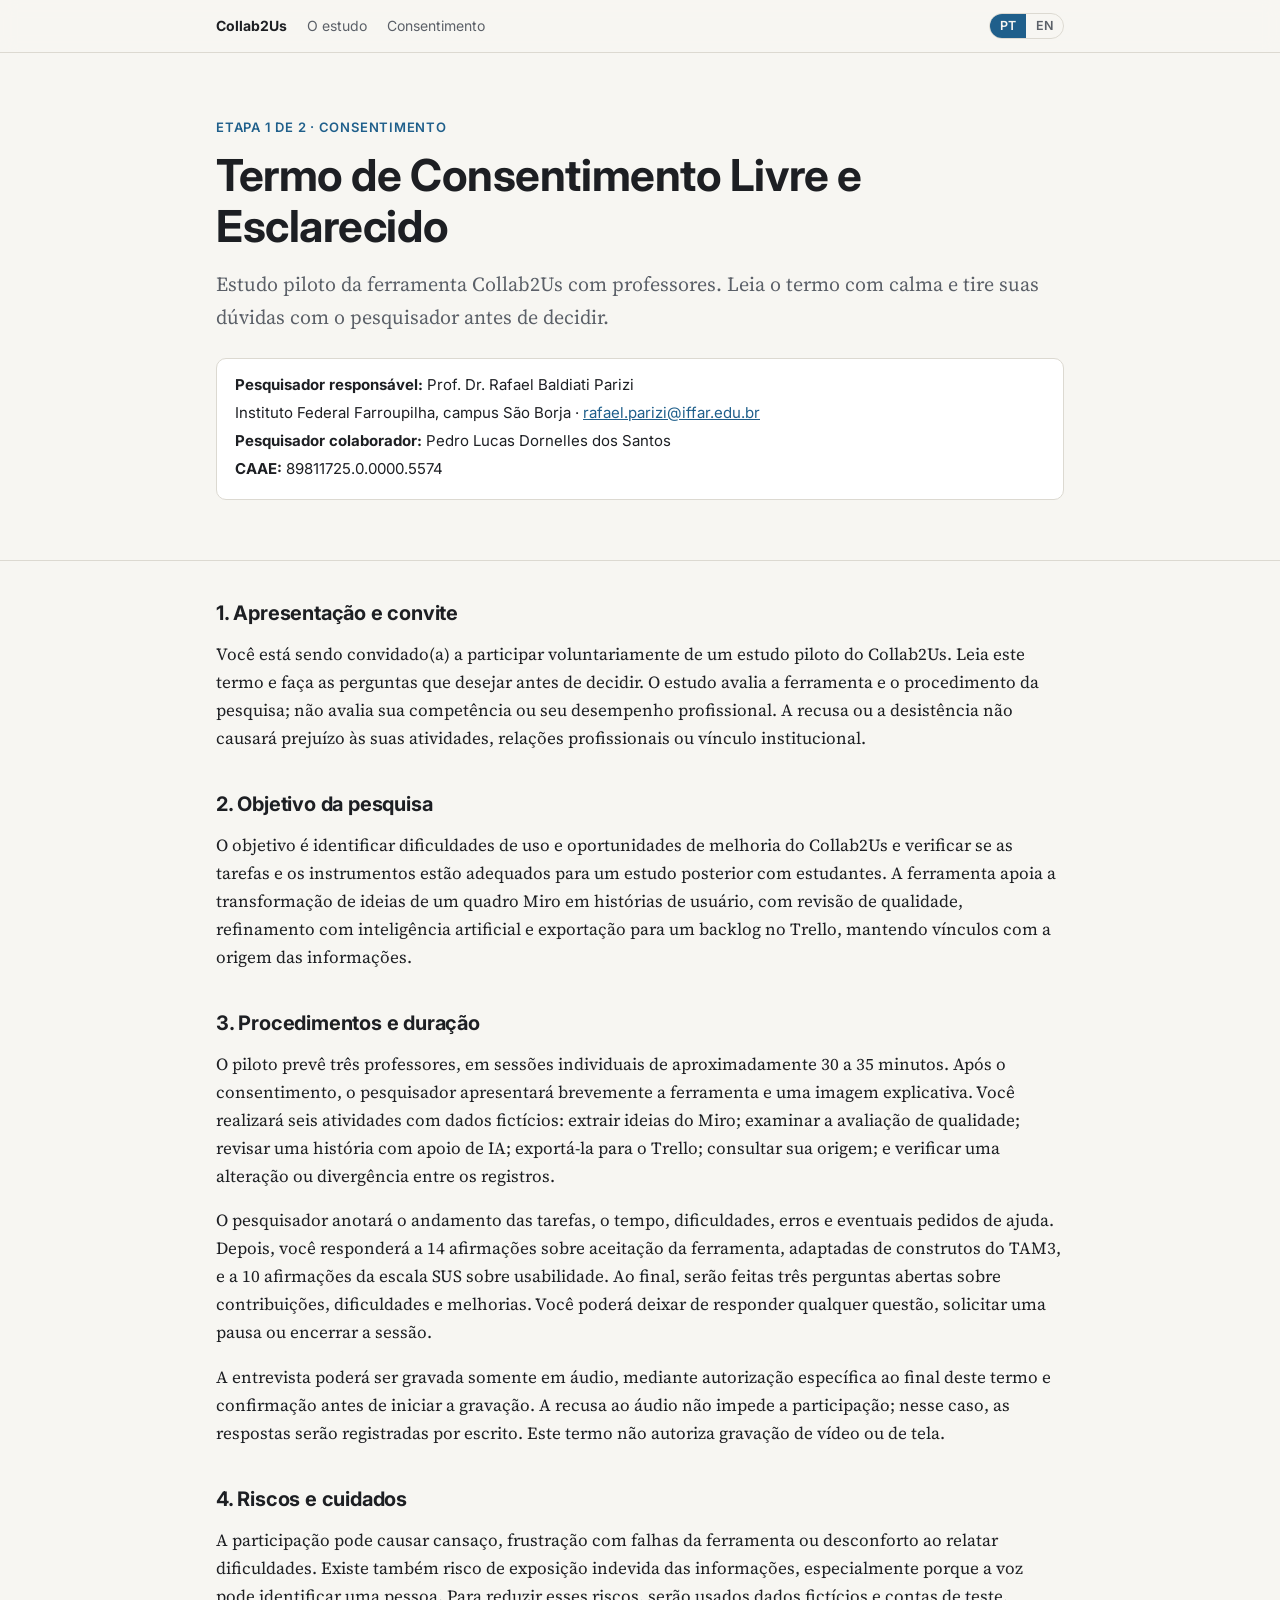
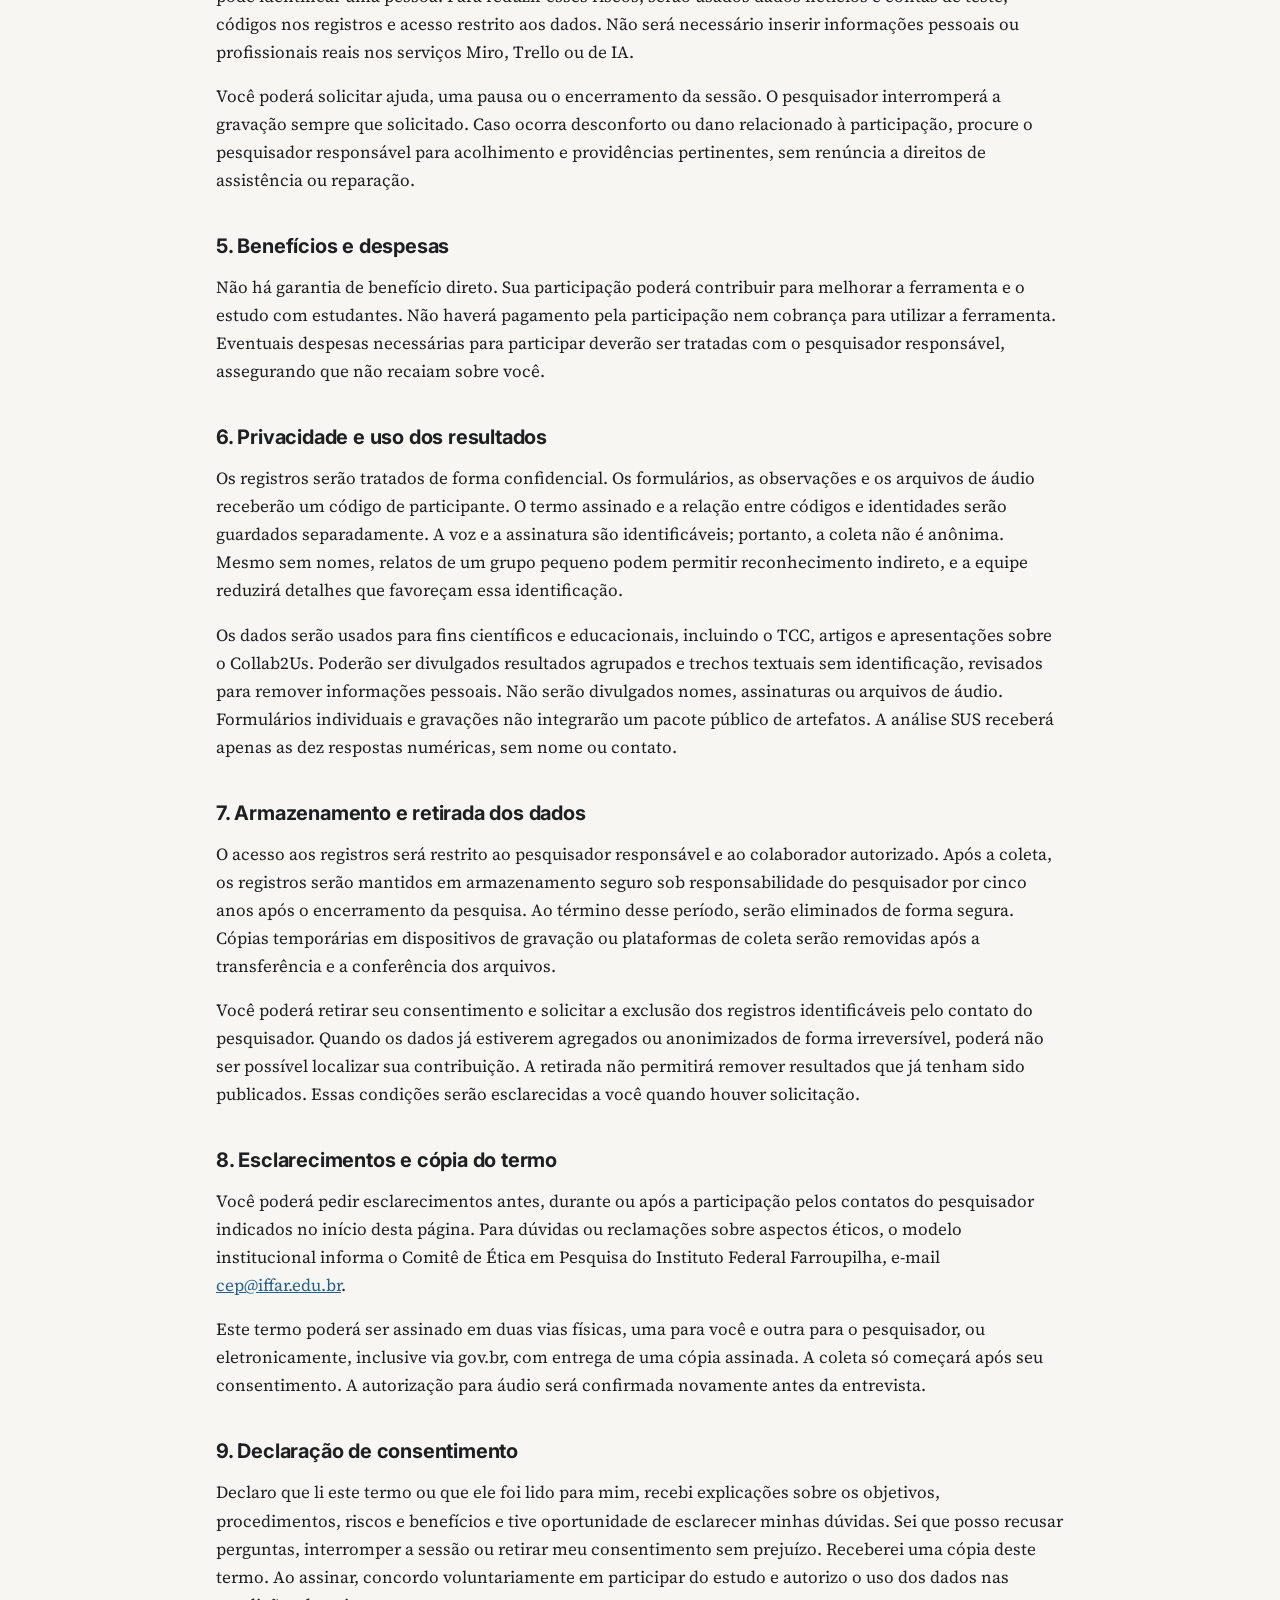
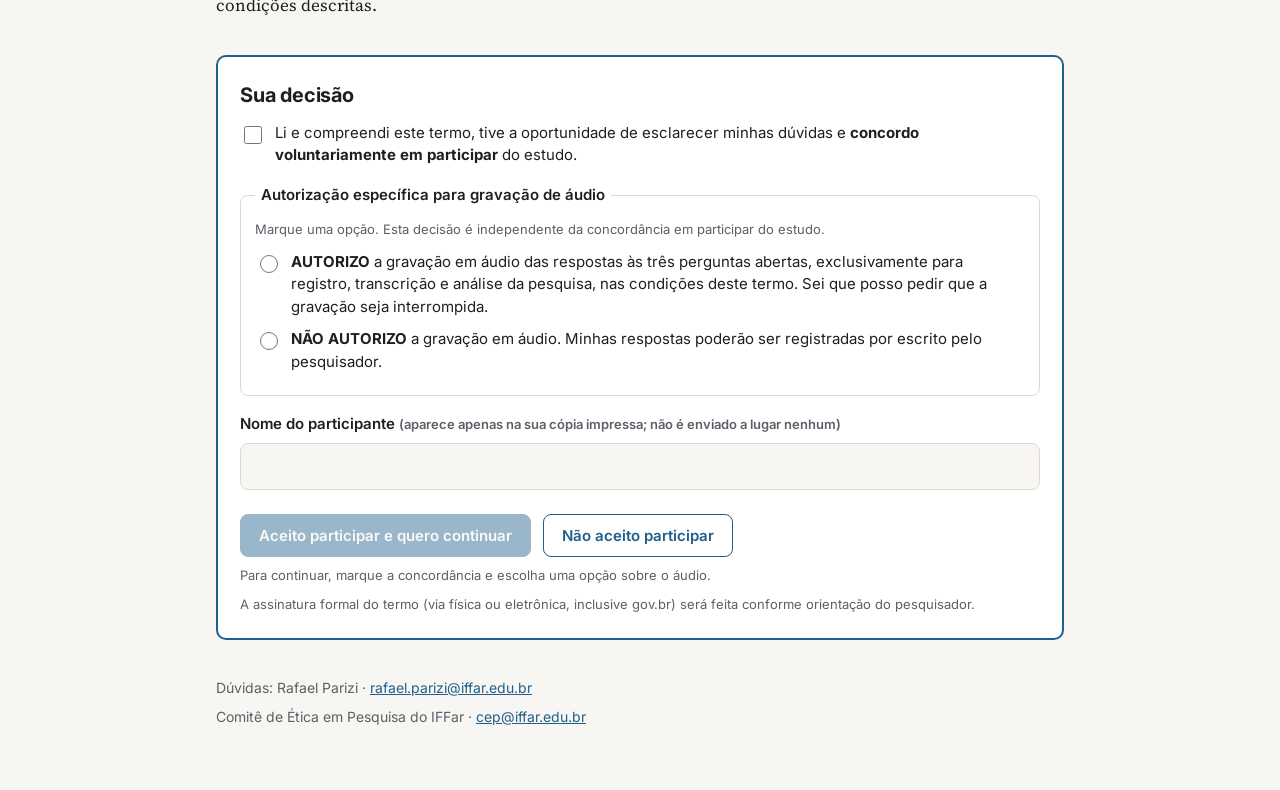
<file: questionario.html>
<!doctype html>
<html lang="pt-BR">
<head>
  <meta charset="utf-8">
  <meta name="viewport" content="width=device-width, initial-scale=1">
  <title>Questionário · Collab2Us</title>
  <meta name="description" content="Questionário de aceitação (TAM3) e usabilidade (SUS) do estudo piloto do Collab2Us.">
  <link rel="alternate" hreflang="pt-BR" href="questionario.html">
  <link rel="alternate" hreflang="en" href="en/questionario.html">
  <script src="assets/js/consent.js?v=20261019b"></script>
  <script>
    if (!Collab2UsConsent.hasConsent()) location.replace("tcle.html");
  </script>
  <link rel="preconnect" href="https://fonts.googleapis.com">
  <link rel="preconnect" href="https://fonts.gstatic.com" crossorigin>
  <link href="https://fonts.googleapis.com/css2?family=Inter:wght@400;600;700&family=Source+Serif+4:ital,wght@0,400;0,600;1,400&display=swap" rel="stylesheet">
  <link rel="stylesheet" href="assets/style.css?v=20261019b">
</head>
<body>

<nav class="nav" aria-label="Navegação">
  <div class="wrap">
    <a class="brand" href="index.html">Collab2Us</a>
    <a href="index.html">O estudo</a>
    <a href="instrucoes.html">Instruções</a>
    <a href="questionario.html" aria-current="page">Questionário</a>
    <span class="lang-switch" aria-label="Idioma"><a href="questionario.html" aria-current="true">PT</a><a href="en/questionario.html" hreflang="en" lang="en">EN</a></span>
  </div>
</nav>

<div class="q-progress" aria-hidden="true">
  <div class="wrap">
    <span id="prog-text">0 de 24 respondidas</span>
    <span class="bar"><i id="prog-bar"></i></span>
  </div>
</div>

<header class="hero">
  <div class="wrap">
    <p class="label">Questionário</p>
    <h1>Sua percepção sobre o Collab2Us</h1>
    <p class="lede">São três partes: 14 afirmativas sobre aceitação da ferramenta, 10 sobre usabilidade e três questões abertas. Não existem respostas certas ou erradas. Responda conforme sua experiência nas tarefas realizadas.</p>
    <div class="q-meta">
      <div>
        <label for="codigo">Código do participante</label>
        <input type="text" id="codigo" placeholder="Informado pelo pesquisador (ex.: P01)" autocomplete="off">
      </div>
      <div>
        <label for="data">Data</label>
        <input type="date" id="data">
      </div>
    </div>
  </div>
</header>

<main>
<form id="q-form" novalidate>

  <section class="q-part" id="parte-tam">
    <div class="wrap">
      <p class="label">Parte 1 de 3 · Aceitação</p>
      <h2>Aceitação da ferramenta</h2>
      <p class="intro">Considerando sua experiência com o Collab2Us durante as tarefas realizadas, indique seu grau de concordância com cada afirmativa. Neste questionário, “tarefas de requisitos” refere-se à transformação de ideias do quadro visual em histórias de usuário revisadas e organizadas no backlog.</p>
      <p class="intro">Marque uma resposta por afirmativa, de 1 (discordo totalmente) a 7 (concordo totalmente).</p>
      <div class="q-legend" id="legend-tam"></div>
      <div id="items-tam"></div>
    </div>
  </section>

  <section class="q-part" id="parte-sus">
    <div class="wrap">
      <p class="label">Parte 2 de 3 · Usabilidade</p>
      <h2>Usabilidade da ferramenta</h2>
      <p class="intro">Após utilizar o Collab2Us, indique quanto você concorda com cada afirmativa. Marque uma única resposta por linha, de 1 (discordo totalmente) a 5 (concordo totalmente).</p>
      <div class="q-legend" id="legend-sus"></div>
      <div id="items-sus"></div>
    </div>
  </section>

  <section class="q-part" id="parte-abertas">
    <div class="wrap">
      <p class="label">Parte 3 de 3 · Questões abertas</p>
      <h2>Sua experiência, com suas palavras</h2>
      <p class="intro">Considerando as tarefas que você realizou com o Collab2Us, responda às três questões abaixo. Relate sua experiência com suas próprias palavras. Sempre que possível, dê um exemplo concreto. Não existem respostas certas ou erradas; comentários críticos também ajudam a melhorar a ferramenta e o estudo.</p>
      <div class="q-open" id="open-Q1">
        <label for="Q1"><span class="num">1.</span> Qual parte do Collab2Us mais ajudou na passagem das ideias para o backlog?</label>
        <textarea id="Q1" name="Q1" rows="5"></textarea>
      </div>
      <div class="q-open" id="open-Q2">
        <label for="Q2"><span class="num">2.</span> Em qual parte você teve mais dificuldade ou ficou sem entender o que fazer?</label>
        <textarea id="Q2" name="Q2" rows="5"></textarea>
      </div>
      <div class="q-open" id="open-Q3">
        <label for="Q3"><span class="num">3.</span> O que precisa mudar antes de usarmos a ferramenta com os estudantes?</label>
        <textarea id="Q3" name="Q3" rows="5"></textarea>
      </div>
    </div>
  </section>

  <section class="q-part" id="enviar">
    <div class="wrap">
      <div class="callout" id="missing-box" hidden role="alert">
        <p class="label">Faltam respostas</p>
        <p id="missing-title"></p>
      </div>
      <div class="actions">
        <button type="submit" class="btn primary" id="finish">Concluir questionário</button>
      </div>

      <div class="success" id="done" hidden role="status">
        <svg class="success-icon" viewBox="0 0 48 48" aria-hidden="true">
          <circle cx="24" cy="24" r="22" fill="currentColor"/>
          <path d="M14 24.5l7 7 13-14" fill="none" stroke="#fff" stroke-width="4.5" stroke-linecap="round" stroke-linejoin="round"/>
        </svg>
        <h2>Questionário concluído!</h2>
        <p class="success-lead">Obrigado por participar. Suas respostas foram registradas.</p>
        <p class="send-status" id="send-status" hidden aria-live="polite"></p>
        <p>Avise o pesquisador que você terminou.</p>
        <div class="actions">
          <button type="button" class="btn primary" id="retry" hidden>Tentar enviar novamente</button>
          <button type="button" class="btn secondary" id="edit">Revisar respostas</button>
        </div>
      </div>
    </div>
  </section>

</form>
</main>

<footer>
  <div class="wrap">
    <p>Dúvidas: Rafael Parizi · <a href="mailto:rafael.parizi@iffar.edu.br">rafael.parizi@iffar.edu.br</a></p>
    <p>Itens adaptados de Venkatesh e Bala (2008), TAM3, e de Martins et al. (2015), SUS. Questões abertas elaboradas para o piloto do Collab2Us.</p>
  </div>
</footer>

<dialog class="modal" id="open-dialog" aria-labelledby="open-dialog-title" aria-describedby="open-dialog-msg">
  <svg class="modal-icon" viewBox="0 0 48 48" aria-hidden="true">
    <circle cx="24" cy="24" r="22" fill="currentColor"/>
    <path d="M24 13v14" stroke="#fff" stroke-width="4.5" stroke-linecap="round"/>
    <circle cx="24" cy="34.5" r="2.8" fill="#fff"/>
  </svg>
  <h2 id="open-dialog-title">Questões abertas sem resposta</h2>
  <p class="modal-count" id="open-dialog-count"></p>
  <p id="open-dialog-msg">Suas respostas abertas são muito importantes para melhorar a ferramenta e o estudo. Tem certeza de que deseja concluir sem responder?</p>
  <div class="modal-actions">
    <button type="button" class="btn primary" id="open-dialog-back">Voltar e responder</button>
    <button type="button" class="btn secondary" id="open-dialog-skip">Concluir sem responder</button>
  </div>
</dialog>

<script src="assets/js/questionario.js?v=20261019b"></script>
</body>
</html>
</file>
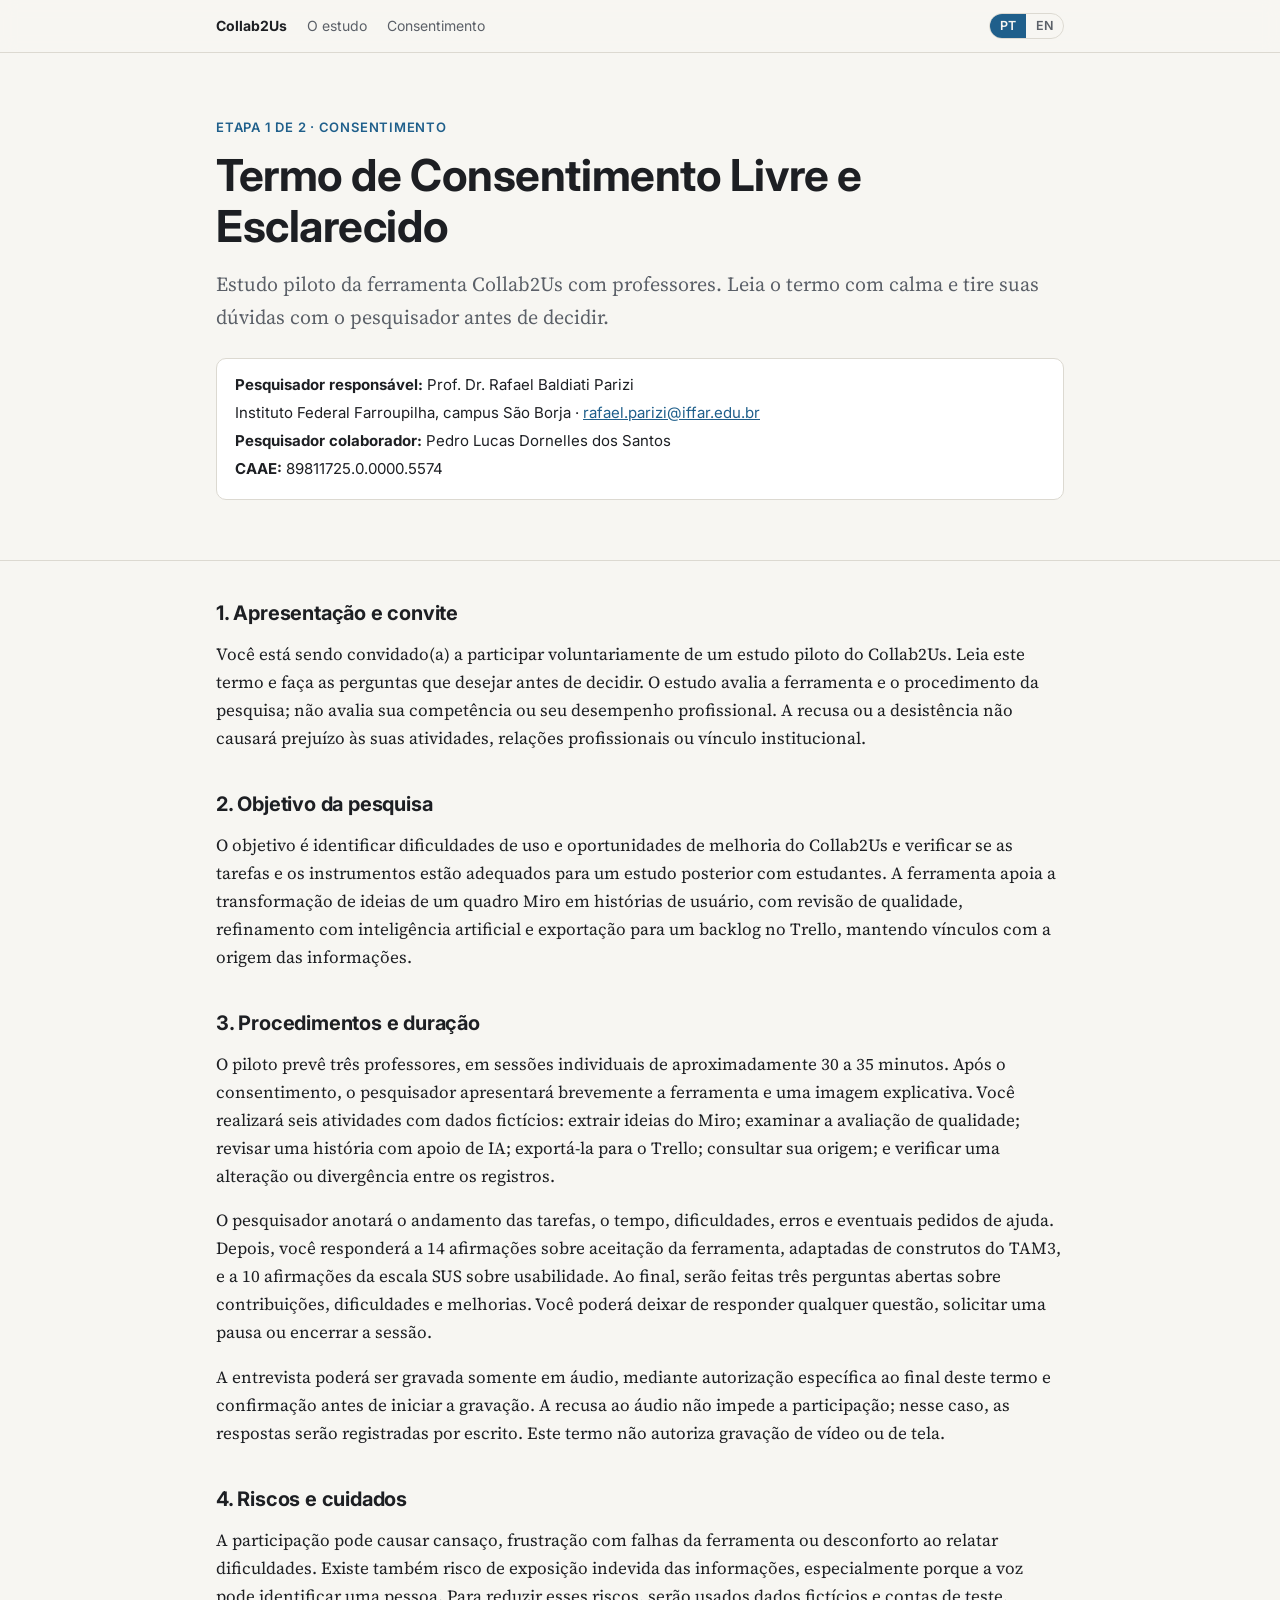
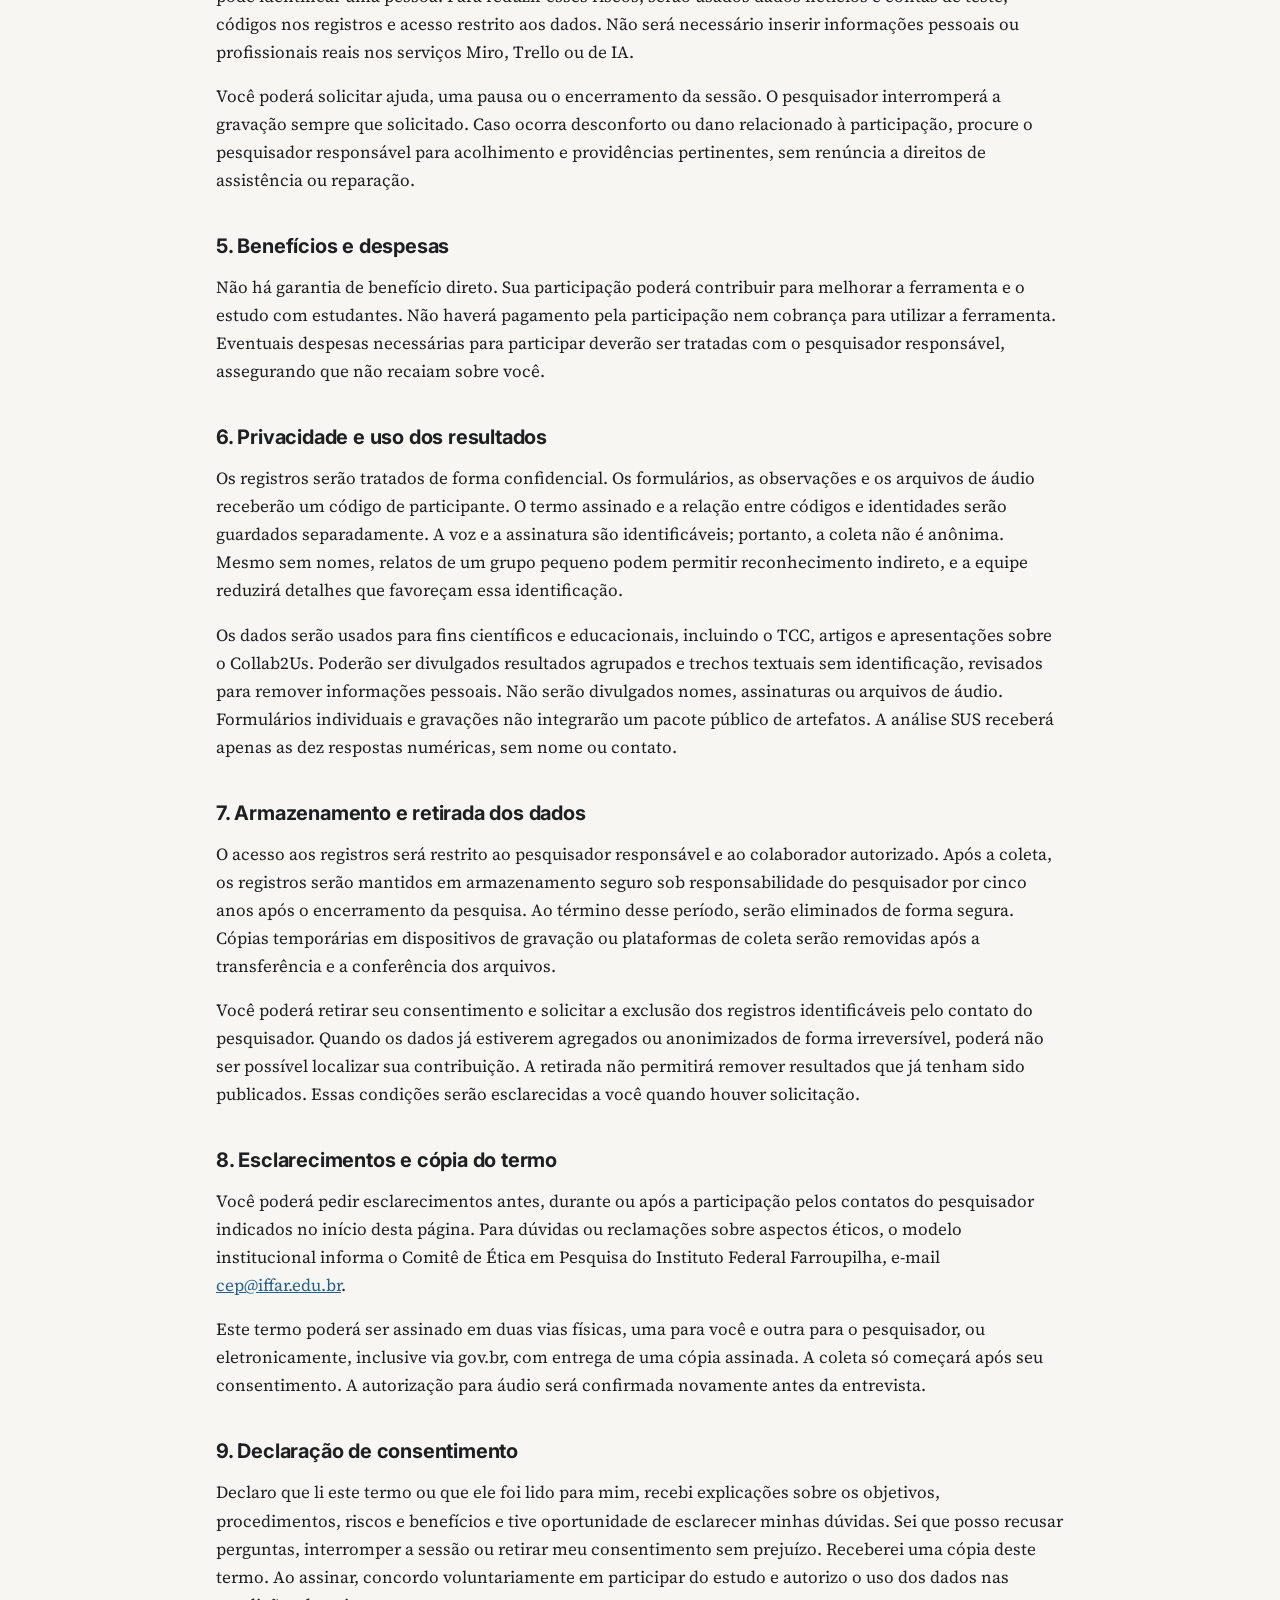
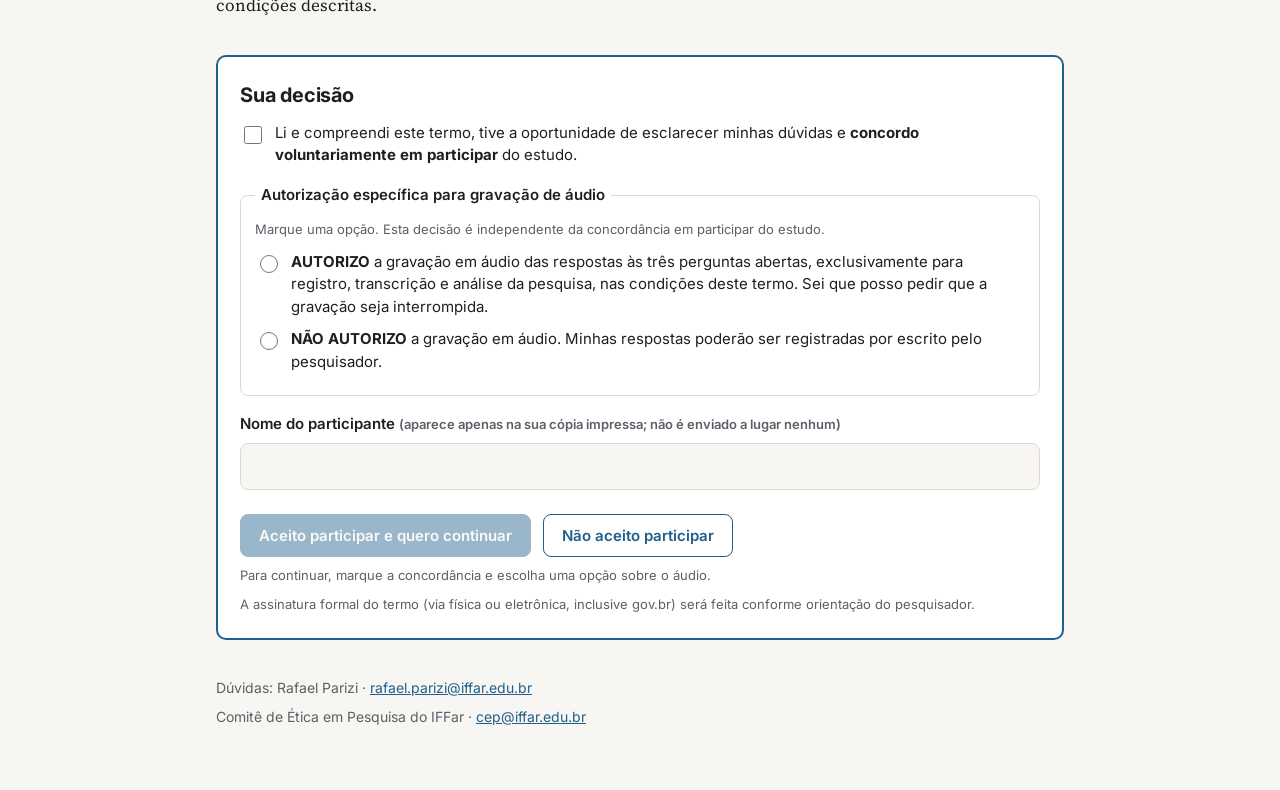
<file: tcle.html>
<!doctype html>
<html lang="pt-BR">
<head>
  <meta charset="utf-8">
  <meta name="viewport" content="width=device-width, initial-scale=1">
  <title>TCLE · Collab2Us</title>
  <meta name="description" content="Termo de Consentimento Livre e Esclarecido do estudo piloto do Collab2Us com professores.">
  <link rel="alternate" hreflang="pt-BR" href="tcle.html">
  <link rel="alternate" hreflang="en" href="en/tcle.html">
  <link rel="preconnect" href="https://fonts.googleapis.com">
  <link rel="preconnect" href="https://fonts.gstatic.com" crossorigin>
  <link href="https://fonts.googleapis.com/css2?family=Inter:wght@400;600;700&family=Source+Serif+4:ital,wght@0,400;0,600;1,400&display=swap" rel="stylesheet">
  <link rel="stylesheet" href="assets/style.css?v=20261019b">
</head>
<body>

<nav class="nav" aria-label="Navegação">
  <div class="wrap">
    <a class="brand" href="index.html">Collab2Us</a>
    <a href="index.html">O estudo</a>
    <a href="tcle.html" aria-current="page">Consentimento</a>
    <span class="lang-switch" aria-label="Idioma"><a href="tcle.html" aria-current="true">PT</a><a href="en/tcle.html" hreflang="en" lang="en">EN</a></span>
  </div>
</nav>

<header class="hero">
  <div class="wrap">
    <p class="label">Etapa 1 de 2 · Consentimento</p>
    <h1>Termo de Consentimento Livre e Esclarecido</h1>
    <p class="lede">Estudo piloto da ferramenta Collab2Us com professores. Leia o termo com calma e tire suas dúvidas com o pesquisador antes de decidir.</p>
    <div class="info-box">
      <p><strong>Pesquisador responsável:</strong> Prof. Dr. Rafael Baldiati Parizi</p>
      <p>Instituto Federal Farroupilha, campus São Borja · <a href="mailto:rafael.parizi@iffar.edu.br">rafael.parizi@iffar.edu.br</a></p>
      <p><strong>Pesquisador colaborador:</strong> Pedro Lucas Dornelles dos Santos</p>
      <p><strong>CAAE:</strong> 89811725.0.0000.5574</p>
    </div>
  </div>
</header>

<main class="wrap doc">

  <h2>1. Apresentação e convite</h2>
  <p>Você está sendo convidado(a) a participar voluntariamente de um estudo piloto do Collab2Us. Leia este termo e faça as perguntas que desejar antes de decidir. O estudo avalia a ferramenta e o procedimento da pesquisa; não avalia sua competência ou seu desempenho profissional. A recusa ou a desistência não causará prejuízo às suas atividades, relações profissionais ou vínculo institucional.</p>

  <h2>2. Objetivo da pesquisa</h2>
  <p>O objetivo é identificar dificuldades de uso e oportunidades de melhoria do Collab2Us e verificar se as tarefas e os instrumentos estão adequados para um estudo posterior com estudantes. A ferramenta apoia a transformação de ideias de um quadro Miro em histórias de usuário, com revisão de qualidade, refinamento com inteligência artificial e exportação para um backlog no Trello, mantendo vínculos com a origem das informações.</p>

  <h2>3. Procedimentos e duração</h2>
  <p>O piloto prevê três professores, em sessões individuais de aproximadamente 30 a 35 minutos. Após o consentimento, o pesquisador apresentará brevemente a ferramenta e uma imagem explicativa. Você realizará seis atividades com dados fictícios: extrair ideias do Miro; examinar a avaliação de qualidade; revisar uma história com apoio de IA; exportá-la para o Trello; consultar sua origem; e verificar uma alteração ou divergência entre os registros.</p>
  <p>O pesquisador anotará o andamento das tarefas, o tempo, dificuldades, erros e eventuais pedidos de ajuda. Depois, você responderá a 14 afirmações sobre aceitação da ferramenta, adaptadas de construtos do TAM3, e a 10 afirmações da escala SUS sobre usabilidade. Ao final, serão feitas três perguntas abertas sobre contribuições, dificuldades e melhorias. Você poderá deixar de responder qualquer questão, solicitar uma pausa ou encerrar a sessão.</p>
  <p>A entrevista poderá ser gravada somente em áudio, mediante autorização específica ao final deste termo e confirmação antes de iniciar a gravação. A recusa ao áudio não impede a participação; nesse caso, as respostas serão registradas por escrito. Este termo não autoriza gravação de vídeo ou de tela.</p>

  <h2>4. Riscos e cuidados</h2>
  <p>A participação pode causar cansaço, frustração com falhas da ferramenta ou desconforto ao relatar dificuldades. Existe também risco de exposição indevida das informações, especialmente porque a voz pode identificar uma pessoa. Para reduzir esses riscos, serão usados dados fictícios e contas de teste, códigos nos registros e acesso restrito aos dados. Não será necessário inserir informações pessoais ou profissionais reais nos serviços Miro, Trello ou de IA.</p>
  <p>Você poderá solicitar ajuda, uma pausa ou o encerramento da sessão. O pesquisador interromperá a gravação sempre que solicitado. Caso ocorra desconforto ou dano relacionado à participação, procure o pesquisador responsável para acolhimento e providências pertinentes, sem renúncia a direitos de assistência ou reparação.</p>

  <h2>5. Benefícios e despesas</h2>
  <p>Não há garantia de benefício direto. Sua participação poderá contribuir para melhorar a ferramenta e o estudo com estudantes. Não haverá pagamento pela participação nem cobrança para utilizar a ferramenta. Eventuais despesas necessárias para participar deverão ser tratadas com o pesquisador responsável, assegurando que não recaiam sobre você.</p>

  <h2>6. Privacidade e uso dos resultados</h2>
  <p>Os registros serão tratados de forma confidencial. Os formulários, as observações e os arquivos de áudio receberão um código de participante. O termo assinado e a relação entre códigos e identidades serão guardados separadamente. A voz e a assinatura são identificáveis; portanto, a coleta não é anônima. Mesmo sem nomes, relatos de um grupo pequeno podem permitir reconhecimento indireto, e a equipe reduzirá detalhes que favoreçam essa identificação.</p>
  <p>Os dados serão usados para fins científicos e educacionais, incluindo o TCC, artigos e apresentações sobre o Collab2Us. Poderão ser divulgados resultados agrupados e trechos textuais sem identificação, revisados para remover informações pessoais. Não serão divulgados nomes, assinaturas ou arquivos de áudio. Formulários individuais e gravações não integrarão um pacote público de artefatos. A análise SUS receberá apenas as dez respostas numéricas, sem nome ou contato.</p>

  <h2>7. Armazenamento e retirada dos dados</h2>
  <p>O acesso aos registros será restrito ao pesquisador responsável e ao colaborador autorizado. Após a coleta, os registros serão mantidos em armazenamento seguro sob responsabilidade do pesquisador por cinco anos após o encerramento da pesquisa. Ao término desse período, serão eliminados de forma segura. Cópias temporárias em dispositivos de gravação ou plataformas de coleta serão removidas após a transferência e a conferência dos arquivos.</p>
  <p>Você poderá retirar seu consentimento e solicitar a exclusão dos registros identificáveis pelo contato do pesquisador. Quando os dados já estiverem agregados ou anonimizados de forma irreversível, poderá não ser possível localizar sua contribuição. A retirada não permitirá remover resultados que já tenham sido publicados. Essas condições serão esclarecidas a você quando houver solicitação.</p>

  <h2>8. Esclarecimentos e cópia do termo</h2>
  <p>Você poderá pedir esclarecimentos antes, durante ou após a participação pelos contatos do pesquisador indicados no início desta página. Para dúvidas ou reclamações sobre aspectos éticos, o modelo institucional informa o Comitê de Ética em Pesquisa do Instituto Federal Farroupilha, e-mail <a href="mailto:cep@iffar.edu.br">cep@iffar.edu.br</a>.</p>
  <p>Este termo poderá ser assinado em duas vias físicas, uma para você e outra para o pesquisador, ou eletronicamente, inclusive via gov.br, com entrega de uma cópia assinada. A coleta só começará após seu consentimento. A autorização para áudio será confirmada novamente antes da entrevista.</p>

  <h2>9. Declaração de consentimento</h2>
  <p>Declaro que li este termo ou que ele foi lido para mim, recebi explicações sobre os objetivos, procedimentos, riscos e benefícios e tive oportunidade de esclarecer minhas dúvidas. Sei que posso recusar perguntas, interromper a sessão ou retirar meu consentimento sem prejuízo. Receberei uma cópia deste termo. Ao assinar, concordo voluntariamente em participar do estudo e autorizo o uso dos dados nas condições descritas.</p>

  <form class="consent" id="consent-form" novalidate>
    <h2>Sua decisão</h2>

    <label class="check">
      <input type="checkbox" id="agree">
      <span>Li e compreendi este termo, tive a oportunidade de esclarecer minhas dúvidas e <strong>concordo voluntariamente em participar</strong> do estudo.</span>
    </label>

    <fieldset>
      <legend>Autorização específica para gravação de áudio</legend>
      <p class="hint" style="margin-top:0">Marque uma opção. Esta decisão é independente da concordância em participar do estudo.</p>
      <label class="check">
        <input type="radio" name="audio" value="autorizo">
        <span><strong>AUTORIZO</strong> a gravação em áudio das respostas às três perguntas abertas, exclusivamente para registro, transcrição e análise da pesquisa, nas condições deste termo. Sei que posso pedir que a gravação seja interrompida.</span>
      </label>
      <label class="check">
        <input type="radio" name="audio" value="nao-autorizo">
        <span><strong>NÃO AUTORIZO</strong> a gravação em áudio. Minhas respostas poderão ser registradas por escrito pelo pesquisador.</span>
      </label>
    </fieldset>

    <label class="field" for="nome">Nome do participante <span class="hint">(aparece apenas na sua cópia impressa; não é enviado a lugar nenhum)</span></label>
    <input type="text" id="nome" autocomplete="name">

    <p class="print-only" id="print-summary"></p>

    <div class="actions">
      <button type="submit" class="btn primary" id="accept" disabled>Aceito participar e quero continuar</button>
      <button type="button" class="btn secondary" id="decline">Não aceito participar</button>
    </div>
    <p class="hint" id="status" aria-live="polite">Para continuar, marque a concordância e escolha uma opção sobre o áudio.</p>
    <p class="hint">A assinatura formal do termo (via física ou eletrônica, inclusive gov.br) será feita conforme orientação do pesquisador.</p>
  </form>

  <div class="notice" id="declined" hidden>
    <p style="margin:0"><strong>Obrigado pelo seu tempo.</strong> Sua decisão de não participar não traz nenhum prejuízo. Se mudar de ideia ou tiver dúvidas, fale com o pesquisador responsável.</p>
  </div>

  <div class="notice no-print" id="accepted" hidden>
    <p><strong>Consentimento registrado neste navegador.</strong> Recomendamos guardar uma cópia deste termo.</p>
    <div class="actions" style="margin-bottom:0">
      <a class="btn primary" href="instrucoes.html" id="go">Continuar para as instruções →</a>
      <button type="button" class="btn secondary" id="print">Salvar cópia (PDF)</button>
    </div>
  </div>

</main>

<footer>
  <div class="wrap">
    <p>Dúvidas: Rafael Parizi · <a href="mailto:rafael.parizi@iffar.edu.br">rafael.parizi@iffar.edu.br</a></p>
    <p>Comitê de Ética em Pesquisa do IFFar · <a href="mailto:cep@iffar.edu.br">cep@iffar.edu.br</a></p>
  </div>
</footer>

<script src="assets/js/consent.js?v=20261019b"></script>
<script>
  (function () {
    const form = document.getElementById("consent-form");
    const agree = document.getElementById("agree");
    const accept = document.getElementById("accept");
    const status = document.getElementById("status");
    const audioChoice = () => (form.querySelector('input[name="audio"]:checked') || {}).value;

    function refresh() {
      const ok = agree.checked && !!audioChoice();
      accept.disabled = !ok;
      status.textContent = ok ? "Tudo certo. Você pode continuar."
        : "Para continuar, marque a concordância e escolha uma opção sobre o áudio.";
    }
    form.addEventListener("change", refresh);

    function showAccepted(rec) {
      const label = rec.audio === "autorizo" ? "autorizou" : "não autorizou";
      const nome = document.getElementById("nome").value.trim();
      document.getElementById("print-summary").textContent =
        (nome ? "Participante: " + nome + ". " : "") +
        "Concordou em participar em " + new Date(rec.date).toLocaleString("pt-BR") +
        " e " + label + " a gravação em áudio.";
      document.getElementById("accepted").hidden = false;
      document.getElementById("declined").hidden = true;
      if (!Collab2UsConsent.storageOk()) document.getElementById("go").href = "instrucoes.html?aceite=1";
    }

    form.addEventListener("submit", e => {
      e.preventDefault();
      if (accept.disabled) return;
      const rec = Collab2UsConsent.save(audioChoice());
      showAccepted(rec);
      document.getElementById("accepted").scrollIntoView({ behavior: "smooth", block: "center" });
    });

    document.getElementById("decline").addEventListener("click", () => {
      Collab2UsConsent.clear();
      agree.checked = false;
      form.querySelectorAll('input[name="audio"]').forEach(r => r.checked = false);
      refresh();
      document.getElementById("accepted").hidden = true;
      document.getElementById("declined").hidden = false;
    });

    document.getElementById("print").addEventListener("click", () => window.print());

    const prev = Collab2UsConsent.get();
    if (prev) {
      agree.checked = true;
      const r = form.querySelector('input[name="audio"][value="' + prev.audio + '"]');
      if (r) r.checked = true;
      refresh();
      showAccepted(prev);
    }
  })();
</script>
</body>
</html>
</file>
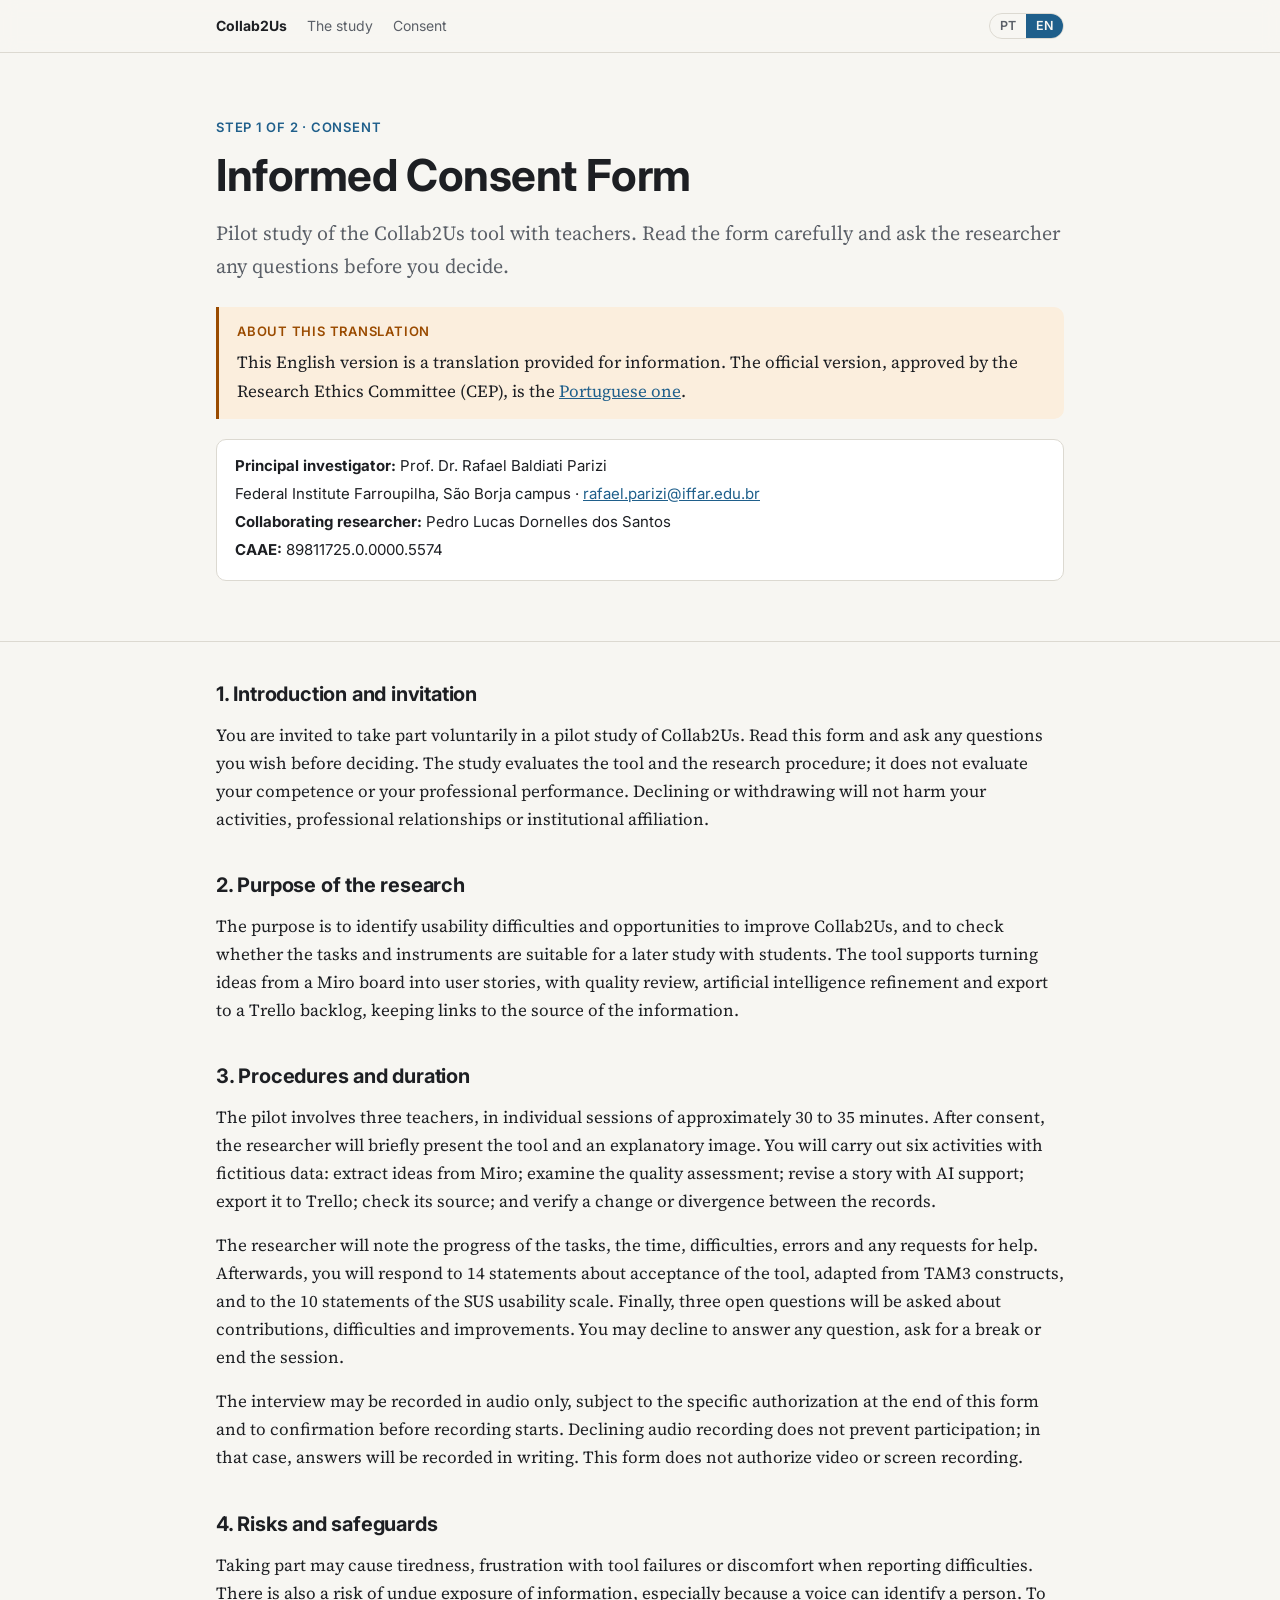
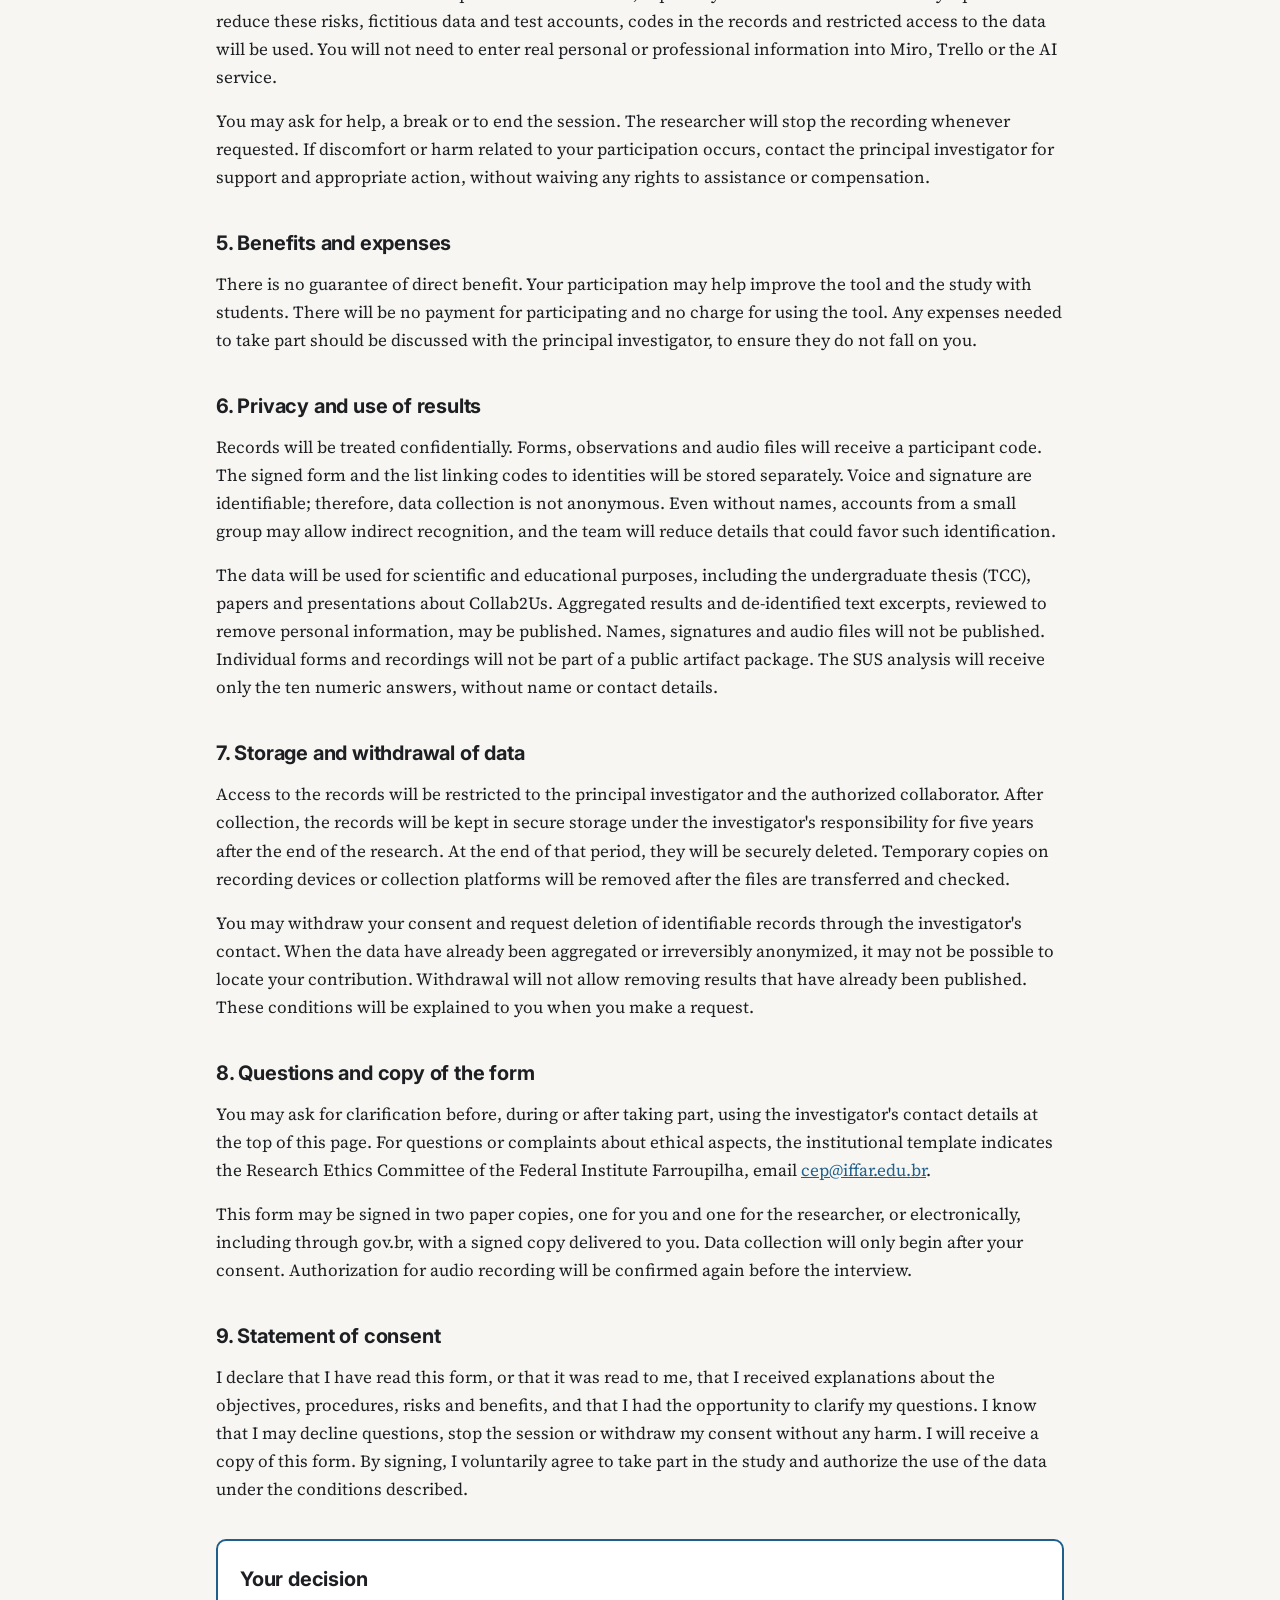
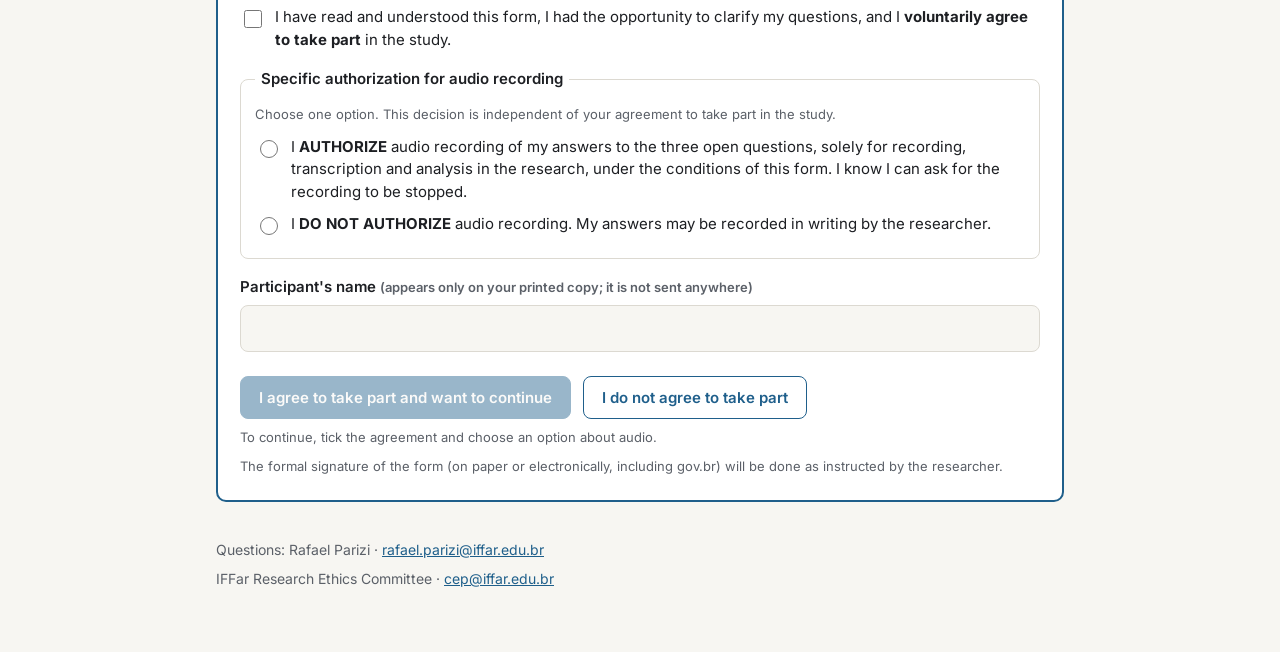
<file: en/acesso.html>
<!doctype html>
<html lang="en">
<head>
  <meta charset="utf-8">
  <meta name="viewport" content="width=device-width, initial-scale=1">
  <title>Access · Collab2Us</title>
  <meta name="description" content="Tasks and access details for the Collab2Us evaluation session.">
  <meta name="robots" content="noindex">
  <link rel="alternate" hreflang="pt-BR" href="../acesso.html">
  <link rel="alternate" hreflang="en" href="acesso.html">
  <script src="../assets/js/consent.js?v=20261019b"></script>
  <script>
    if (!Collab2UsConsent.hasConsent()) location.replace("tcle.html");
  </script>
  <link rel="preconnect" href="https://fonts.googleapis.com">
  <link rel="preconnect" href="https://fonts.gstatic.com" crossorigin>
  <link href="https://fonts.googleapis.com/css2?family=Inter:wght@400;600;700&family=Source+Serif+4:ital,wght@0,400;0,600;1,400&display=swap" rel="stylesheet">
  <link rel="stylesheet" href="../assets/style.css?v=20261019b">
</head>
<body class="center-page">

<main class="access-card">
  <span class="lang-switch" aria-label="Language"><a href="../acesso.html" hreflang="pt-BR" lang="pt-BR">PT</a><a href="acesso.html" aria-current="true">EN</a></span>
  <p class="label">Evaluation session</p>
  <h1>Collab2Us</h1>
  <p class="sub">Use the details below to sign in to the tool and follow the tasks in order.</p>

  <div class="ready">
    <svg viewBox="0 0 24 24" aria-hidden="true"><circle cx="12" cy="12" r="11" fill="currentColor"/><path d="M7 12.5l3.2 3.2L17 9" fill="none" stroke="#fff" stroke-width="2.4" stroke-linecap="round" stroke-linejoin="round"/></svg>
    <div>
      <p class="ready-title">The tool is already set up</p>
      <p>The researcher has already set up the Miro and Trello integrations. You don't need to change any settings: focus on extracting, reviewing and exporting the stories.</p>
    </div>
  </div>

  <h2>Access details</h2>
  <dl class="creds" id="creds"></dl>

  <div class="tip-card">
    <svg viewBox="0 0 24 24" aria-hidden="true"><circle cx="12" cy="12" r="11" fill="currentColor"/><path d="M12 10.5v6" stroke="#fff" stroke-width="2.4" stroke-linecap="round"/><circle cx="12" cy="7.2" r="1.5" fill="#fff"/></svg>
    <div>
      <p class="tip-title">Keep this page handy while you work</p>
      <p>Collab2Us opens in another tab. Come back here whenever you need to review the tasks or the access details; this page stays available for the whole session.</p>
    </div>
  </div>

  <h2>Tasks</h2>
  <ol class="mini-tasks">
    <li><b>Extract ideas from Miro.</b> Select the source Miro board, the target Trello board and the Kanban column, and start the extraction.</li>
    <li><b>Examine the quality assessment.</b> In the story editor, look at the QUS score and INVEST indicators for each story.</li>
    <li><b>Revise a story with AI support.</b> Ask for a suggestion, review it, adjust the text if needed and run the assessment again.</li>
    <li><b>Export the story to Trello.</b> Send it to the chosen column and check the export report.</li>
    <li><b>Check the source.</b> Use the source link to go back to the Miro note the story came from.</li>
  </ol>
  <p class="tip">If you have a question or something goes wrong, ask the researcher for help. Do not enter real personal data into the tool.</p>

  <div class="actions">
    <a class="btn primary" id="open-tool" href="https://collab2us.onrender.com" target="_blank" rel="noopener">Open Collab2Us ↗</a>
    <a class="btn secondary" href="questionario.html">I've finished the tasks →</a>
  </div>
  <p class="hint">The tool may take a few seconds to load the first time.</p>
  <p class="back"><a href="instrucoes.html">← Back to the instructions</a></p>
</main>

<script>
  // Study access details. Fill in before the session.
  const ACESSO = [
    { rotulo: "Address", valor: "https://collab2us.onrender.com", link: true },
    { rotulo: "Username", valor: "" },
    { rotulo: "Password", valor: "" },
    { rotulo: "Miro board", valor: "" },
    { rotulo: "Trello board", valor: "" }
  ];

  (function () {
    const dl = document.getElementById("creds");
    ACESSO.forEach(item => {
      const dt = document.createElement("dt");
      dt.textContent = item.rotulo;
      const dd = document.createElement("dd");
      if (!item.valor) {
        dd.innerHTML = '<span class="tbd">provided by the researcher</span>';
      } else {
        const v = document.createElement(item.link ? "a" : "code");
        v.textContent = item.valor;
        if (item.link) { v.href = item.valor; v.target = "_blank"; v.rel = "noopener"; }
        const b = document.createElement("button");
        b.type = "button";
        b.className = "copy";
        b.textContent = "Copy";
        b.setAttribute("aria-label", "Copy " + item.rotulo.toLowerCase());
        b.addEventListener("click", async () => {
          try { await navigator.clipboard.writeText(item.valor); b.textContent = "Copied"; }
          catch (e) { b.textContent = "Select and copy"; }
          setTimeout(() => b.textContent = "Copy", 1500);
        });
        dd.append(v, b);
      }
      dl.append(dt, dd);
    });
  })();
</script>
</body>
</html>
</file>
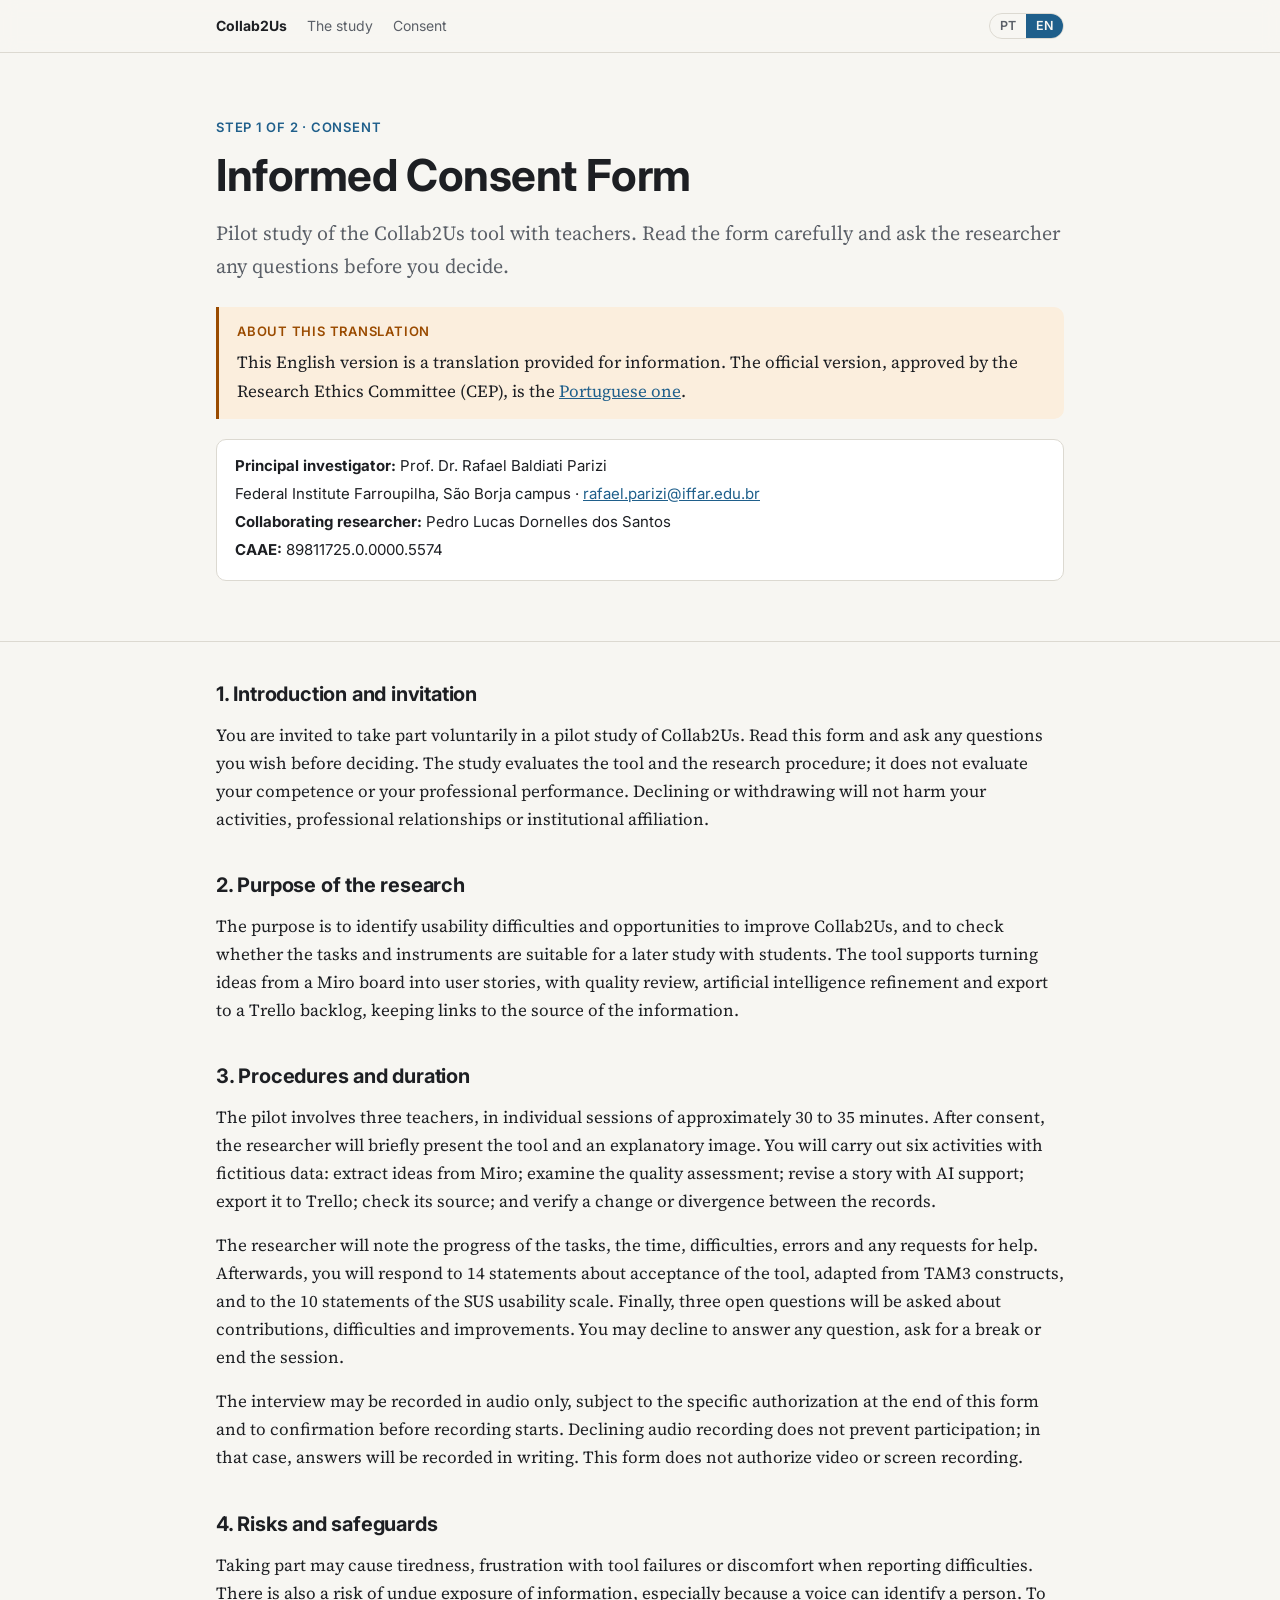
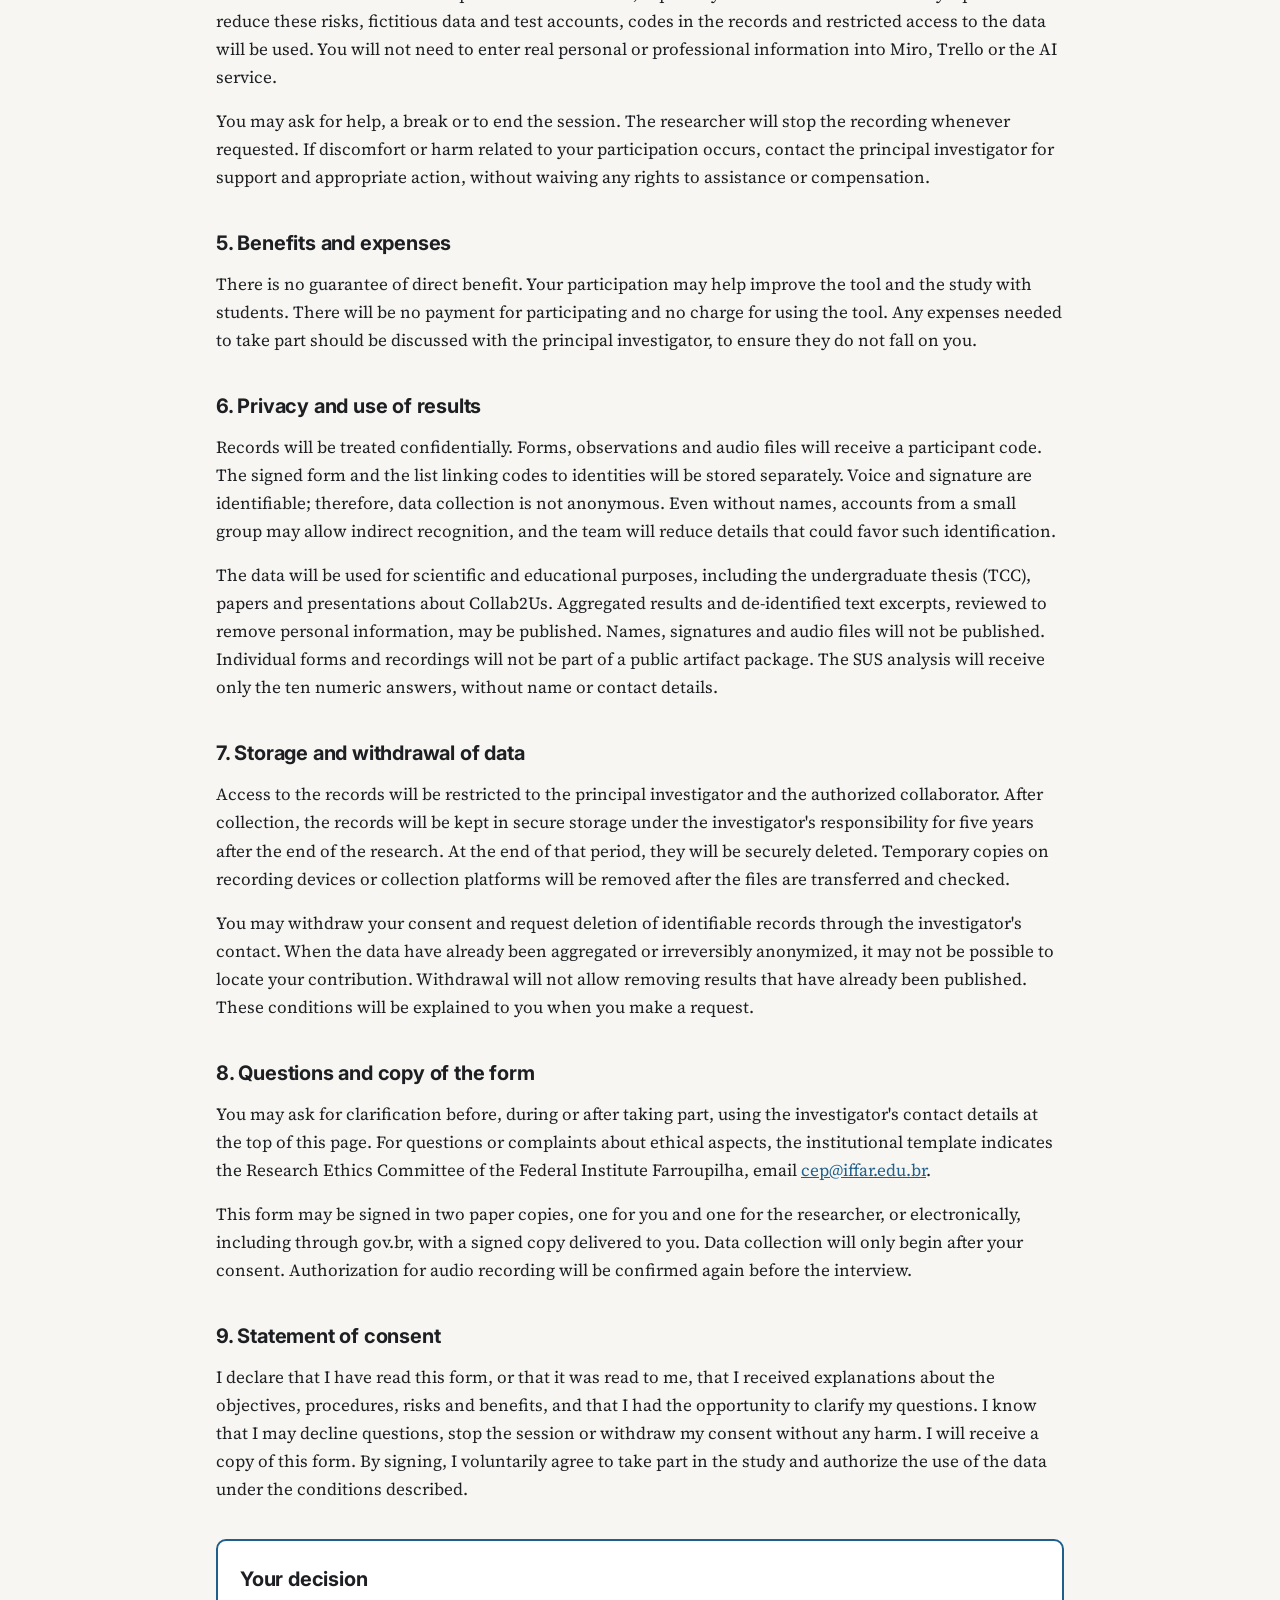
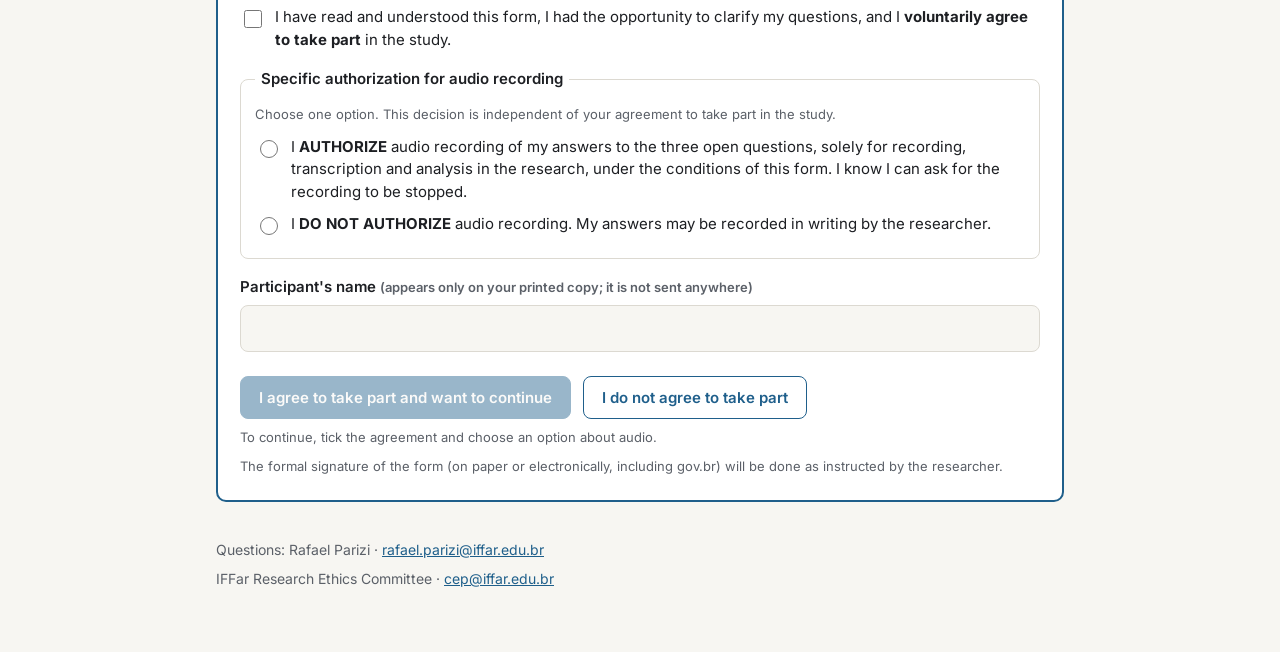
<file: en/instrucoes.html>
<!doctype html>
<html lang="en">
<head>
  <meta charset="utf-8">
  <meta name="viewport" content="width=device-width, initial-scale=1">
  <title>Instructions · Collab2Us</title>
  <meta name="description" content="Session instructions for the Collab2Us pilot study, available after accepting the consent form.">
  <link rel="alternate" hreflang="pt-BR" href="../instrucoes.html">
  <link rel="alternate" hreflang="en" href="instrucoes.html">
  <script src="../assets/js/consent.js?v=20261019b"></script>
  <script>
    if (!Collab2UsConsent.hasConsent()) location.replace("tcle.html");
  </script>
  <link rel="preconnect" href="https://fonts.googleapis.com">
  <link rel="preconnect" href="https://fonts.gstatic.com" crossorigin>
  <link href="https://fonts.googleapis.com/css2?family=Inter:wght@400;600;700&family=Source+Serif+4:ital,wght@0,400;0,600;1,400&display=swap" rel="stylesheet">
  <link rel="stylesheet" href="../assets/style.css?v=20261019b">
</head>
<body>

<nav class="nav" aria-label="Navigation">
  <div class="wrap">
    <a class="brand" href="index.html">Collab2Us</a>
    <a href="index.html">The study</a>
    <a href="tcle.html">Consent</a>
    <a href="instrucoes.html" aria-current="page">Instructions</a>
    <span class="lang-switch" aria-label="Language"><a href="../instrucoes.html" hreflang="pt-BR" lang="pt-BR">PT</a><a href="instrucoes.html" aria-current="true">EN</a></span>
  </div>
</nav>

<header class="hero">
  <div class="wrap">
    <p class="label">Step 2 of 2 · Instructions</p>
    <h1>How the session works</h1>
    <p class="lede">Thank you for agreeing to take part. The session is individual, takes about 30 to 35 minutes and uses only fictitious data and test accounts.</p>
    <p class="meta" id="consent-meta"></p>
  </div>
</header>

<main>

<section>
  <div class="wrap">
    <h2>Before you start</h2>
    <ul>
      <li>The study evaluates the tool, not you.</li>
      <li>Use the test accounts and boards provided by the researcher. Do not enter real personal or professional information into Miro, Trello or the AI service.</li>
      <li>You can ask for help, take a break or end the session at any time.</li>
    </ul>
  </div>
</section>

<section>
  <div class="wrap">
    <h2>Session outline</h2>
    <h3>1. Brief introduction</h3>
    <p>Collab2Us takes ideas from a Miro board to the Trello backlog in four steps:</p>
    <ul class="stage-lines">
      <li><strong>Step 0 · Integration setup:</strong> already done by the researcher; the Miro and Trello accounts are connected.</li>
      <li><strong>Step 1 · Extraction:</strong> extract the notes and relations from the board and build candidate stories.</li>
      <li><strong>Step 2 · Quality and curation:</strong> assess quality with QUS and INVEST, review and, if you wish, ask the AI for suggestions.</li>
      <li><strong>Step 3 · Export:</strong> export the selected stories to Trello, keeping the link to the source notes.</li>
    </ul>
    <p>The study focuses on steps 1 to 3. In all of them, you make the decisions, in the role of Product Owner.</p>
    <figure class="proposal-fig">
      <img src="../assets/img/fluxo-estudo.webp" width="1983" height="793" loading="lazy"
           alt="Infographic in Portuguese, “Collab2Us: from the collaborative board to the backlog”. The Product Owner follows every step, validates and decides. Step 0, integration setup: Miro and Trello already configured, preparation complete. Study focus, steps 1 to 3. Step 1, extraction and structuring: notes, relations and spatial proximity produce candidate stories. Step 2, quality and curation: QUS and INVEST support the review, the PO edits, re-assesses and selects; optional AI rewords, splits stories and suggests BDD criteria, and the reviewer sets the final content. Step 3, export and traceability: selected stories become Trello cards, with references to Miro and on-demand checks. Integrations ready; the study focuses on steps 1 to 3, up to the export.">
      <figcaption>Infographic in Portuguese; the steps are described above.</figcaption>
    </figure>

    <h3>2. Five activities you need to do as Product Owner</h3>
    <ol class="task-list">
      <li><strong>Extract ideas from Miro</strong> and turn them into candidate stories.
        <span class="task-desc">Select the source Miro board, the target Trello board and the Kanban column, and start the extraction. The tool reads the board's sticky notes and connectors and organizes the ideas into candidate stories for review.</span></li>
      <li><strong>Examine the quality assessment</strong> of the stories (QUS score and INVEST indicators).
        <span class="task-desc">Open the story editor and look at the QUS score and INVEST indicators for each story. They support the review, but they do not replace reading what the story actually asks for.</span></li>
      <li><strong>Revise a story with AI support</strong> and decide on the final text.
        <span class="task-desc">Ask the AI for a suggestion to reword the story, split it or add acceptance criteria in BDD format. Review the suggestion, adjust the text if needed and run the assessment again.</span></li>
      <li><strong>Export the story to Trello.</strong>
        <span class="task-desc">Keep the story selected for export and send it to the chosen Trello column. The export report confirms that the card was created.</span></li>
      <li><strong>Check the source</strong> of the exported story on the Miro board.
        <span class="task-desc">From the exported story, use the source link to go back to the workshop note in Miro that it came from.</span></li>
    </ol>

    <h3>3. Questionnaires</h3>
    <p>You will respond to <strong>14 statements</strong> about acceptance of the tool, adapted from TAM3, and to the <strong>10 statements</strong> of the SUS usability scale. You may leave any question unanswered.</p>

    <h3>4. Three open questions</h3>
    <p>About the tool's contributions, the difficulties you encountered and the improvements you suggest. <span id="audio-note"></span></p>
  </div>
</section>

<section>
  <div class="wrap">
    <h2>Start the evaluation</h2>
    <div class="actions">
      <a class="btn primary" href="acesso.html">Open Collab2Us →</a>
      <a class="btn secondary" href="index.html#tour">Review the annotated home screen</a>
    </div>
    <p class="hint">The tool is hosted on a free service and may take a few seconds to load the first time.</p>
  </div>
</section>

<section>
  <div class="wrap">
    <h2>Questionnaire</h2>
    <p>Fill in the questionnaire after completing the activities with the tool.</p>
    <div class="actions">
      <a class="btn primary" href="questionario.html">Go to the questionnaire →</a>
    </div>
  </div>
</section>

</main>

<footer>
  <div class="wrap">
    <p>Questions: Rafael Parizi · <a href="mailto:rafael.parizi@iffar.edu.br">rafael.parizi@iffar.edu.br</a></p>
    <p>Want to review or withdraw your consent? <a href="tcle.html">Go back to the form</a> or talk to the researcher.</p>
  </div>
</footer>

<script>
  (function () {
    const rec = Collab2UsConsent.get();
    if (!rec) return;
    document.getElementById("consent-meta").textContent =
      "Consent recorded in this browser on " + new Date(rec.date).toLocaleString("en-GB") + ".";
    document.getElementById("audio-note").textContent = rec.audio === "autorizo"
      ? "You authorized audio recording of these answers; the researcher will confirm before starting to record."
      : "You did not authorize audio recording; the researcher will record your answers in writing.";
  })();
</script>
</body>
</html>
</file>
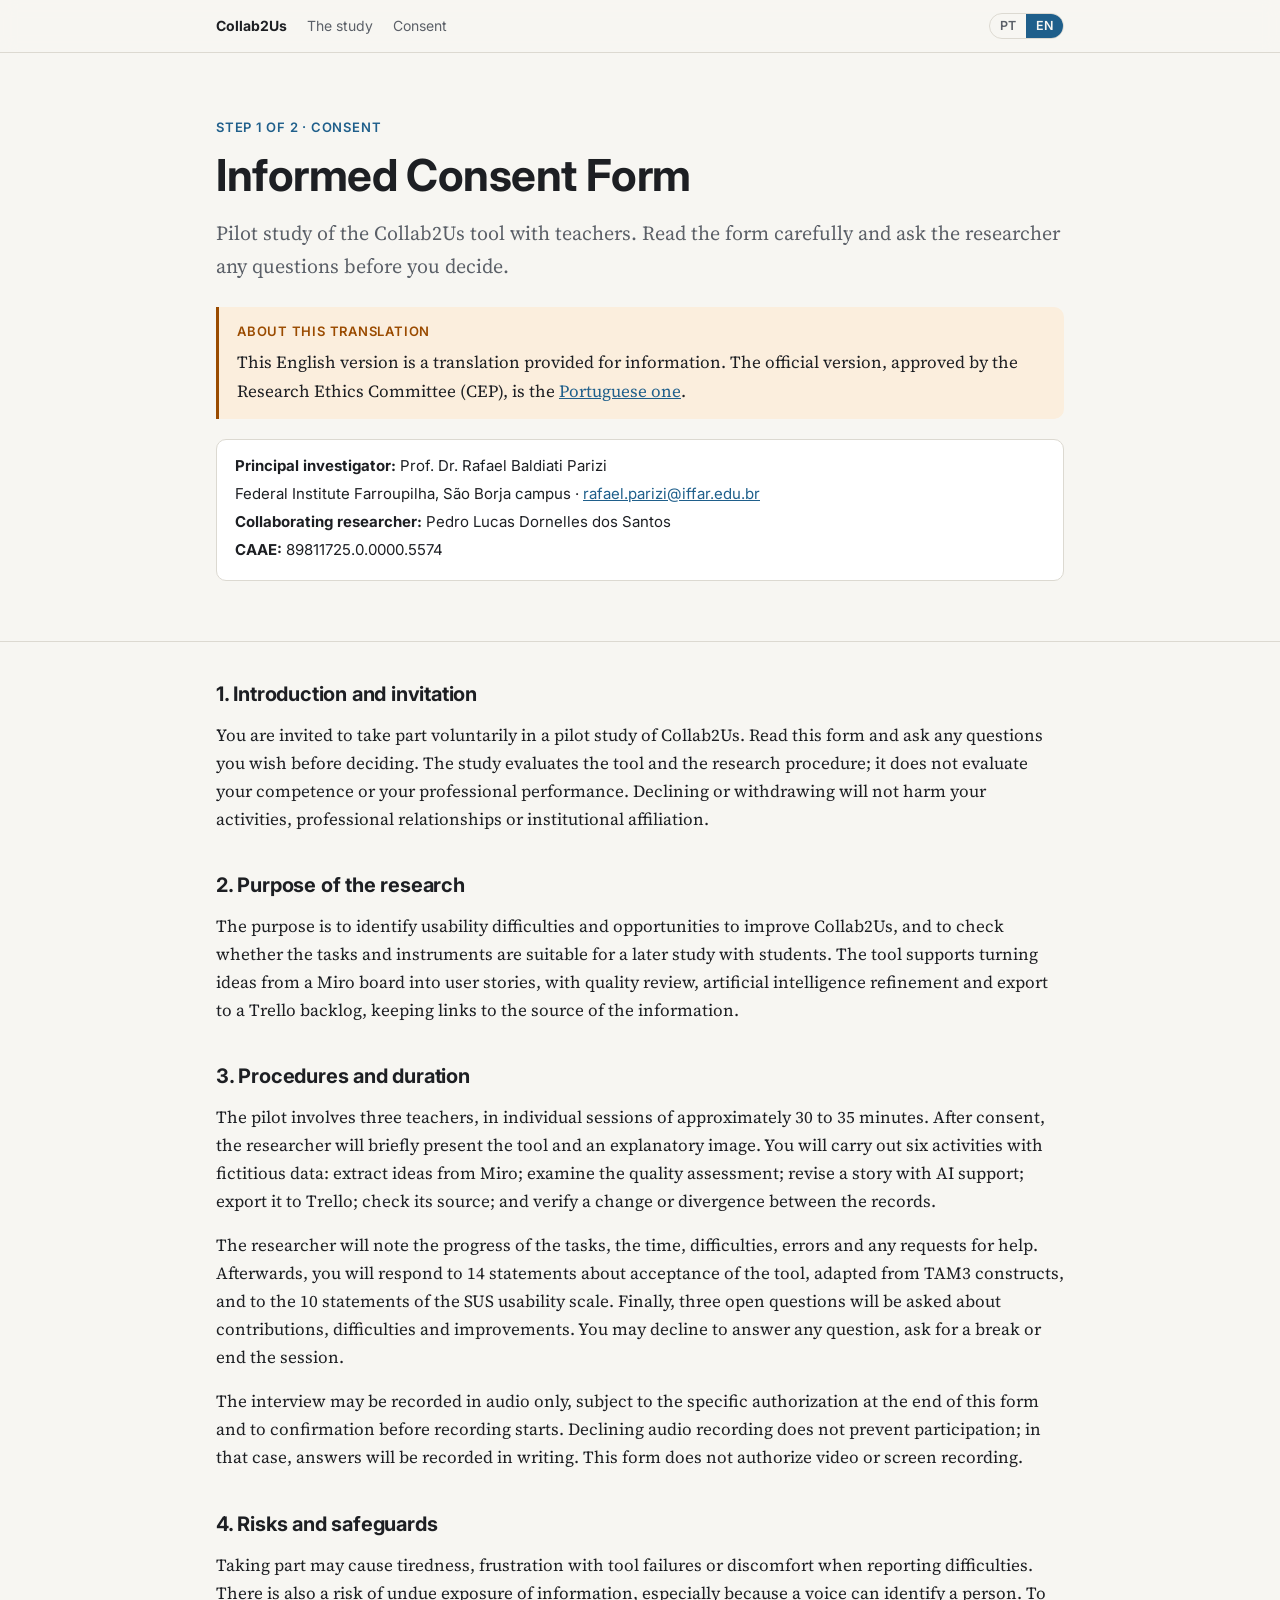
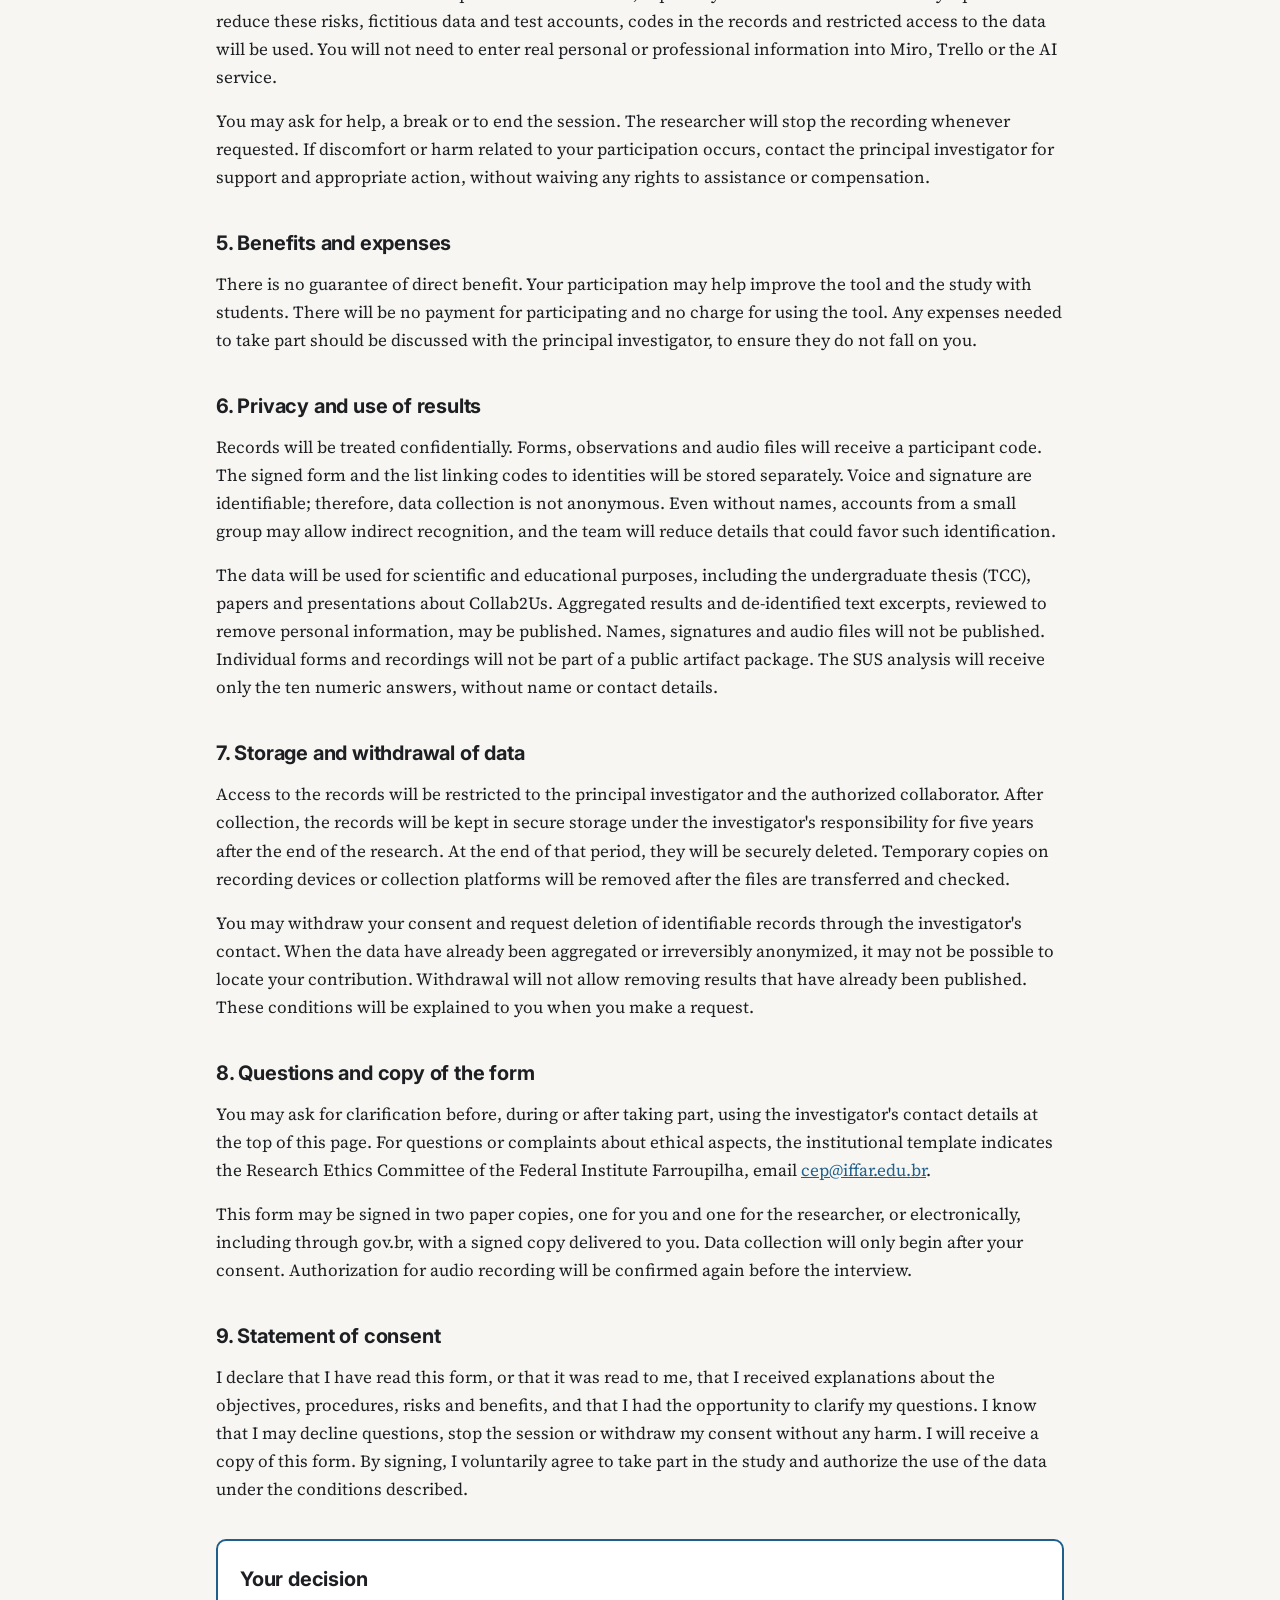
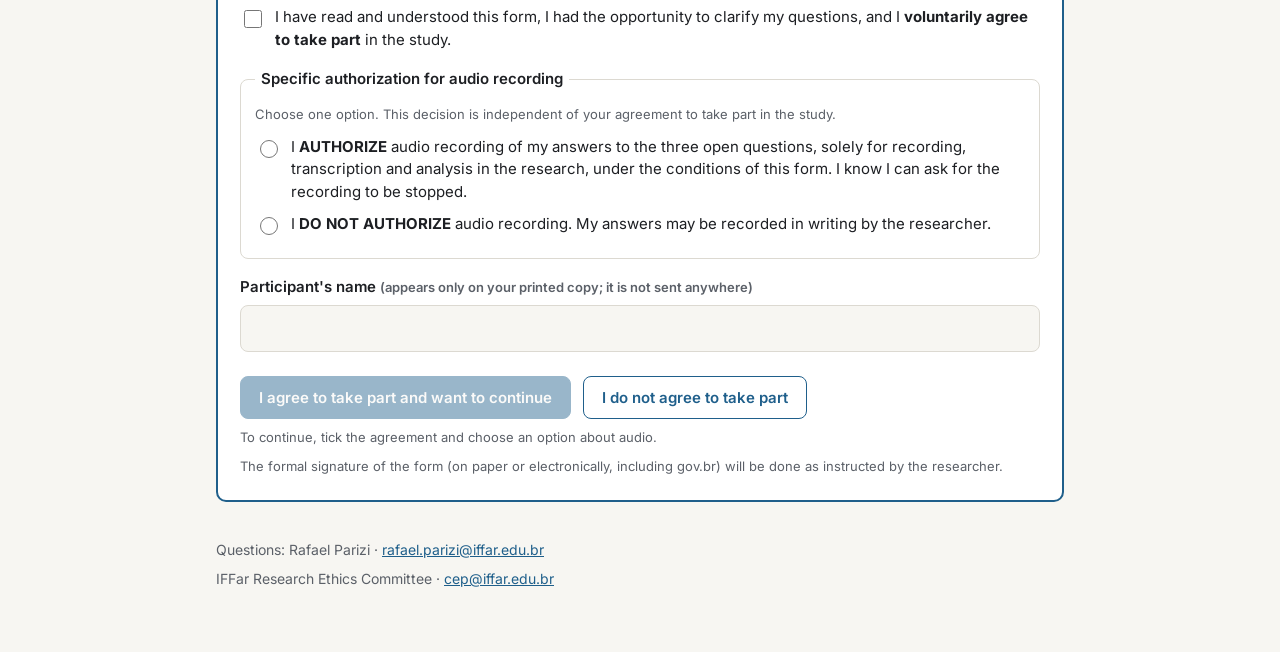
<file: en/questionario.html>
<!doctype html>
<html lang="en">
<head>
  <meta charset="utf-8">
  <meta name="viewport" content="width=device-width, initial-scale=1">
  <title>Questionnaire · Collab2Us</title>
  <meta name="description" content="Acceptance (TAM3) and usability (SUS) questionnaire for the Collab2Us pilot study.">
  <link rel="alternate" hreflang="pt-BR" href="../questionario.html">
  <link rel="alternate" hreflang="en" href="questionario.html">
  <script src="../assets/js/consent.js?v=20261019b"></script>
  <script>
    if (!Collab2UsConsent.hasConsent()) location.replace("tcle.html");
  </script>
  <link rel="preconnect" href="https://fonts.googleapis.com">
  <link rel="preconnect" href="https://fonts.gstatic.com" crossorigin>
  <link href="https://fonts.googleapis.com/css2?family=Inter:wght@400;600;700&family=Source+Serif+4:ital,wght@0,400;0,600;1,400&display=swap" rel="stylesheet">
  <link rel="stylesheet" href="../assets/style.css?v=20261019b">
</head>
<body>

<nav class="nav" aria-label="Navigation">
  <div class="wrap">
    <a class="brand" href="index.html">Collab2Us</a>
    <a href="index.html">The study</a>
    <a href="instrucoes.html">Instructions</a>
    <a href="questionario.html" aria-current="page">Questionnaire</a>
    <span class="lang-switch" aria-label="Language"><a href="../questionario.html" hreflang="pt-BR" lang="pt-BR">PT</a><a href="questionario.html" aria-current="true">EN</a></span>
  </div>
</nav>

<div class="q-progress" aria-hidden="true">
  <div class="wrap">
    <span id="prog-text">0 of 24 answered</span>
    <span class="bar"><i id="prog-bar"></i></span>
  </div>
</div>

<header class="hero">
  <div class="wrap">
    <p class="label">Questionnaire</p>
    <h1>Your view of Collab2Us</h1>
    <p class="lede">There are three parts: 14 statements about acceptance of the tool, 10 about usability and three open questions. There are no right or wrong answers. Respond based on your experience with the tasks you carried out.</p>
    <div class="q-meta">
      <div>
        <label for="codigo">Participant code</label>
        <input type="text" id="codigo" placeholder="Provided by the researcher (e.g., P01)" autocomplete="off">
      </div>
      <div>
        <label for="data">Date</label>
        <input type="date" id="data">
      </div>
    </div>
  </div>
</header>

<main>
<form id="q-form" novalidate>

  <section class="q-part" id="parte-tam">
    <div class="wrap">
      <p class="label">Part 1 of 3 · Acceptance</p>
      <h2>Acceptance of the tool</h2>
      <p class="intro">Considering your experience with Collab2Us during the tasks you carried out, indicate how much you agree with each statement. In this questionnaire, “requirements tasks” refers to turning ideas from the visual board into user stories that are reviewed and organized in the backlog.</p>
      <p class="intro">Choose one answer per statement, from 1 (strongly disagree) to 7 (strongly agree).</p>
      <div class="q-legend" id="legend-tam"></div>
      <div id="items-tam"></div>
    </div>
  </section>

  <section class="q-part" id="parte-sus">
    <div class="wrap">
      <p class="label">Part 2 of 3 · Usability</p>
      <h2>Usability of the tool</h2>
      <p class="intro">After using Collab2Us, indicate how much you agree with each statement. Choose only one answer per row, from 1 (strongly disagree) to 5 (strongly agree).</p>
      <div class="q-legend" id="legend-sus"></div>
      <div id="items-sus"></div>
    </div>
  </section>

  <section class="q-part" id="parte-abertas">
    <div class="wrap">
      <p class="label">Part 3 of 3 · Open questions</p>
      <h2>Your experience, in your own words</h2>
      <p class="intro">Considering the tasks you carried out with Collab2Us, answer the three questions below. Describe your experience in your own words. Whenever possible, give a concrete example. There are no right or wrong answers; critical comments also help improve the tool and the study.</p>
      <div class="q-open" id="open-Q1">
        <label for="Q1"><span class="num">1.</span> Which part of Collab2Us helped you most in moving the ideas into the backlog?</label>
        <textarea id="Q1" name="Q1" rows="5"></textarea>
      </div>
      <div class="q-open" id="open-Q2">
        <label for="Q2"><span class="num">2.</span> Which part did you find most difficult, or where were you unsure what to do?</label>
        <textarea id="Q2" name="Q2" rows="5"></textarea>
      </div>
      <div class="q-open" id="open-Q3">
        <label for="Q3"><span class="num">3.</span> What needs to change before we use the tool with students?</label>
        <textarea id="Q3" name="Q3" rows="5"></textarea>
      </div>
    </div>
  </section>

  <section class="q-part" id="enviar">
    <div class="wrap">
      <div class="callout" id="missing-box" hidden role="alert">
        <p class="label">Missing answers</p>
        <p id="missing-title"></p>
      </div>
      <div class="actions">
        <button type="submit" class="btn primary" id="finish">Finish questionnaire</button>
      </div>

      <div class="success" id="done" hidden role="status">
        <svg class="success-icon" viewBox="0 0 48 48" aria-hidden="true">
          <circle cx="24" cy="24" r="22" fill="currentColor"/>
          <path d="M14 24.5l7 7 13-14" fill="none" stroke="#fff" stroke-width="4.5" stroke-linecap="round" stroke-linejoin="round"/>
        </svg>
        <h2>Questionnaire complete!</h2>
        <p class="success-lead">Thank you for taking part. Your answers have been recorded.</p>
        <p class="send-status" id="send-status" hidden aria-live="polite"></p>
        <p>Let the researcher know you have finished.</p>
        <div class="actions">
          <button type="button" class="btn primary" id="retry" hidden>Try sending again</button>
          <button type="button" class="btn secondary" id="edit">Review answers</button>
        </div>
      </div>
    </div>
  </section>

</form>
</main>

<footer>
  <div class="wrap">
    <p>Questions: Rafael Parizi · <a href="mailto:rafael.parizi@iffar.edu.br">rafael.parizi@iffar.edu.br</a></p>
    <p>Items adapted from Venkatesh and Bala (2008), TAM3, and from Brooke (1996), SUS. Open questions written for the Collab2Us pilot.</p>
  </div>
</footer>

<dialog class="modal" id="open-dialog" aria-labelledby="open-dialog-title" aria-describedby="open-dialog-msg">
  <svg class="modal-icon" viewBox="0 0 48 48" aria-hidden="true">
    <circle cx="24" cy="24" r="22" fill="currentColor"/>
    <path d="M24 13v14" stroke="#fff" stroke-width="4.5" stroke-linecap="round"/>
    <circle cx="24" cy="34.5" r="2.8" fill="#fff"/>
  </svg>
  <h2 id="open-dialog-title">Unanswered open questions</h2>
  <p class="modal-count" id="open-dialog-count"></p>
  <p id="open-dialog-msg">Your open answers are very important for improving the tool and the study. Are you sure you want to finish without answering?</p>
  <div class="modal-actions">
    <button type="button" class="btn primary" id="open-dialog-back">Go back and answer</button>
    <button type="button" class="btn secondary" id="open-dialog-skip">Finish without answering</button>
  </div>
</dialog>

<script src="../assets/js/questionario.js?v=20261019b"></script>
</body>
</html>
</file>
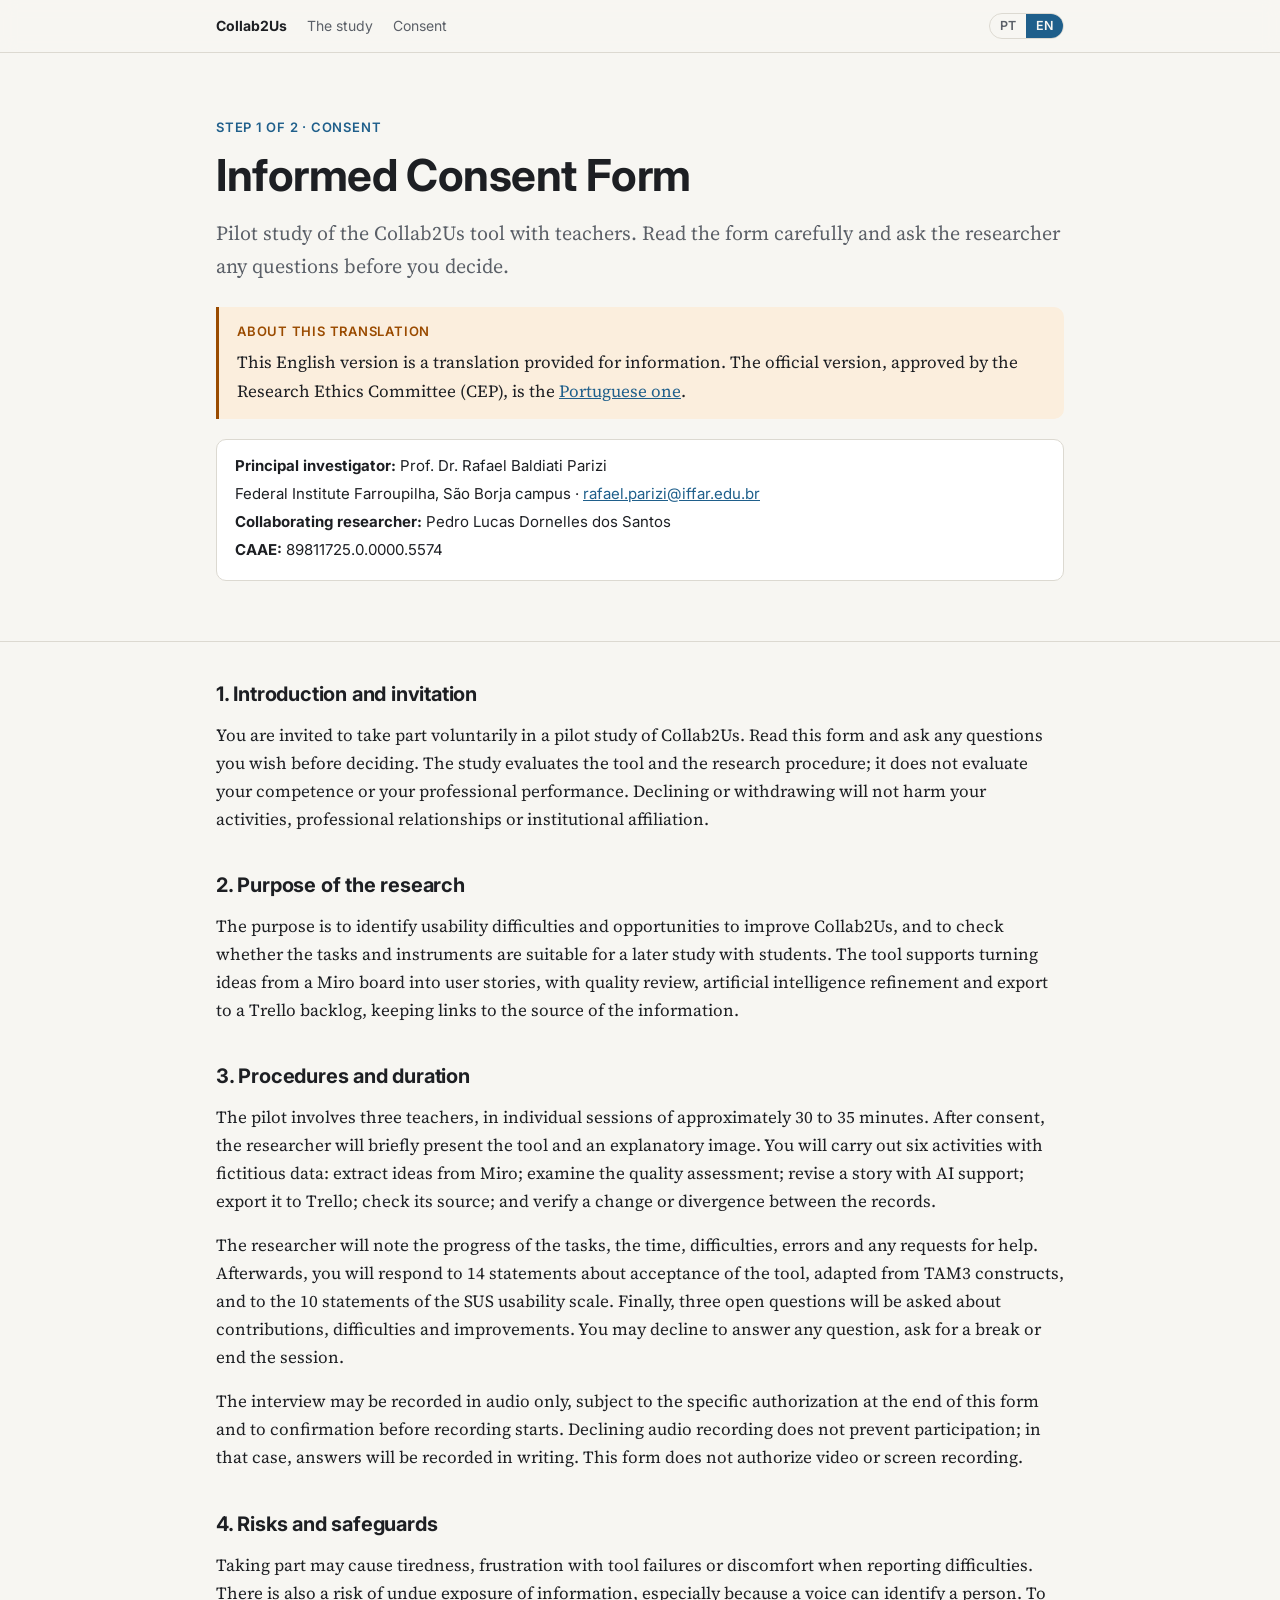
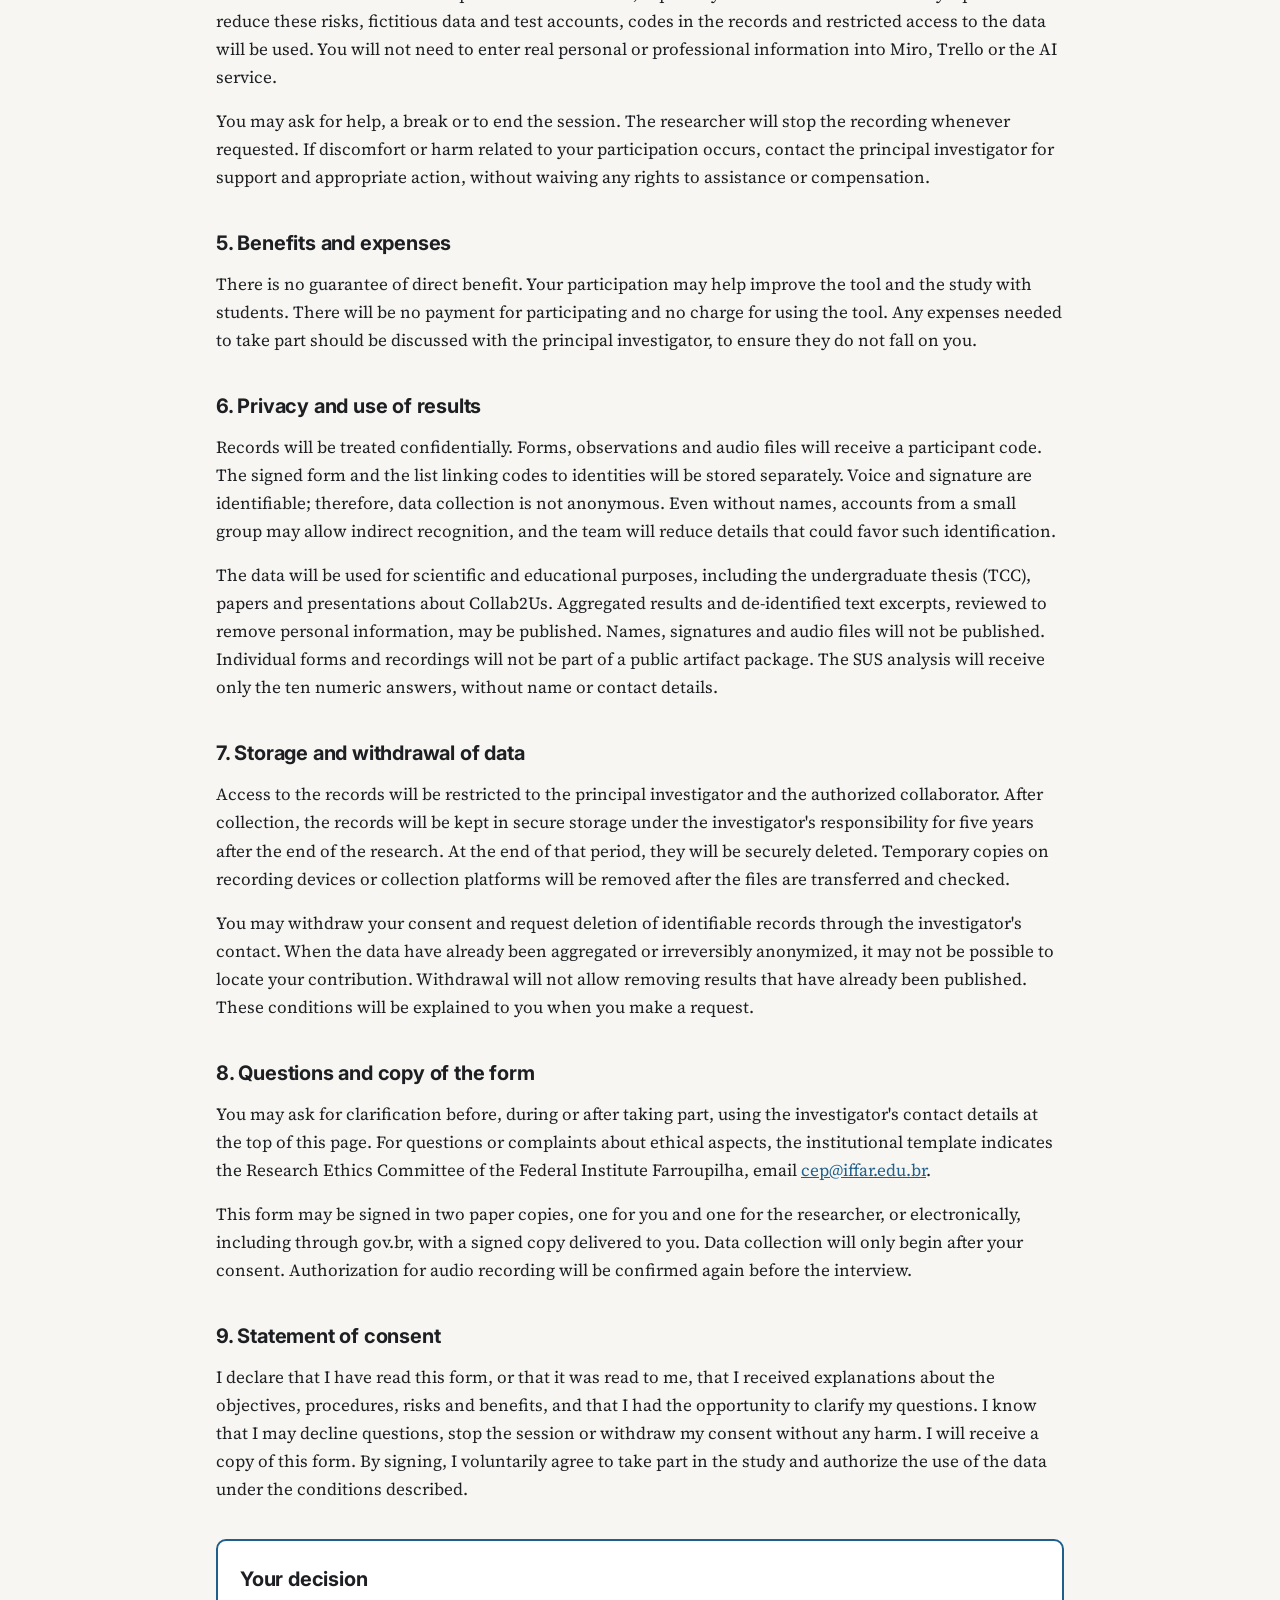
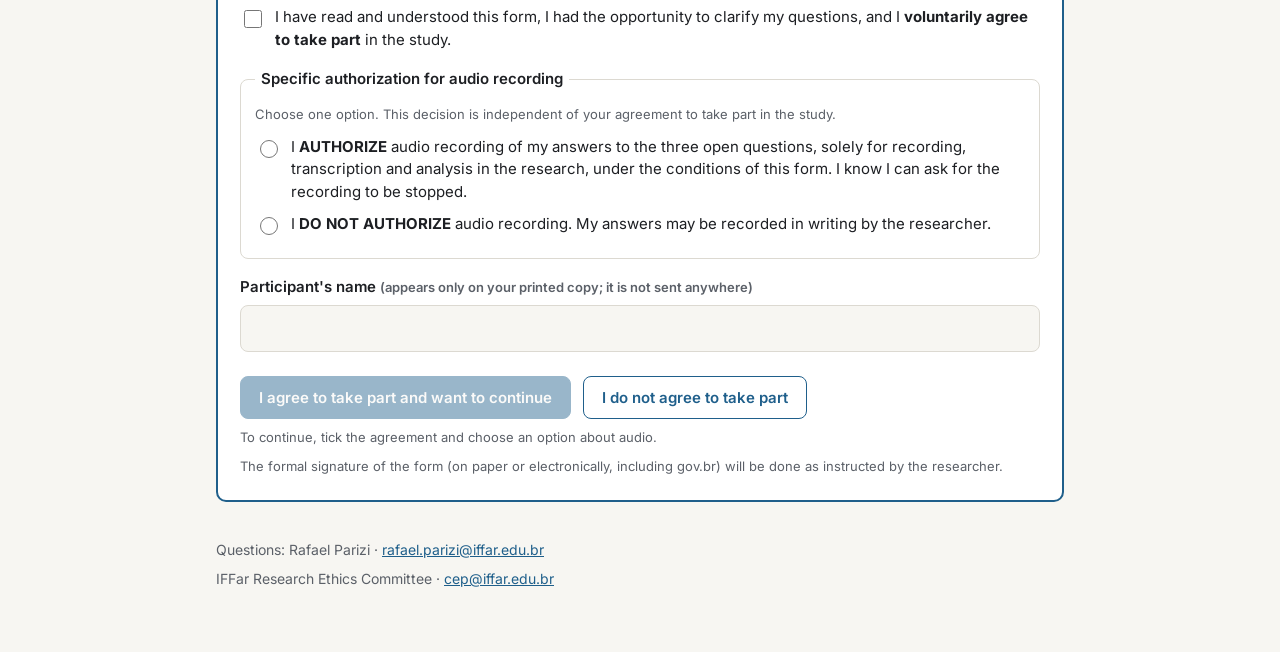
<file: en/tcle.html>
<!doctype html>
<html lang="en">
<head>
  <meta charset="utf-8">
  <meta name="viewport" content="width=device-width, initial-scale=1">
  <title>Consent Form · Collab2Us</title>
  <meta name="description" content="Informed Consent Form for the Collab2Us pilot study with teachers (English translation).">
  <link rel="alternate" hreflang="pt-BR" href="../tcle.html">
  <link rel="alternate" hreflang="en" href="tcle.html">
  <link rel="preconnect" href="https://fonts.googleapis.com">
  <link rel="preconnect" href="https://fonts.gstatic.com" crossorigin>
  <link href="https://fonts.googleapis.com/css2?family=Inter:wght@400;600;700&family=Source+Serif+4:ital,wght@0,400;0,600;1,400&display=swap" rel="stylesheet">
  <link rel="stylesheet" href="../assets/style.css?v=20261019b">
</head>
<body>

<nav class="nav" aria-label="Navigation">
  <div class="wrap">
    <a class="brand" href="index.html">Collab2Us</a>
    <a href="index.html">The study</a>
    <a href="tcle.html" aria-current="page">Consent</a>
    <span class="lang-switch" aria-label="Language"><a href="../tcle.html" hreflang="pt-BR" lang="pt-BR">PT</a><a href="tcle.html" aria-current="true">EN</a></span>
  </div>
</nav>

<header class="hero">
  <div class="wrap">
    <p class="label">Step 1 of 2 · Consent</p>
    <h1>Informed Consent Form</h1>
    <p class="lede">Pilot study of the Collab2Us tool with teachers. Read the form carefully and ask the researcher any questions before you decide.</p>
    <div class="callout">
      <p class="label">About this translation</p>
      <p>This English version is a translation provided for information. The official version, approved by the Research Ethics Committee (CEP), is the <a href="../tcle.html" hreflang="pt-BR">Portuguese one</a>.</p>
    </div>
    <div class="info-box">
      <p><strong>Principal investigator:</strong> Prof. Dr. Rafael Baldiati Parizi</p>
      <p>Federal Institute Farroupilha, São Borja campus · <a href="mailto:rafael.parizi@iffar.edu.br">rafael.parizi@iffar.edu.br</a></p>
      <p><strong>Collaborating researcher:</strong> Pedro Lucas Dornelles dos Santos</p>
      <p><strong>CAAE:</strong> 89811725.0.0000.5574</p>
    </div>
  </div>
</header>

<main class="wrap doc">

  <h2>1. Introduction and invitation</h2>
  <p>You are invited to take part voluntarily in a pilot study of Collab2Us. Read this form and ask any questions you wish before deciding. The study evaluates the tool and the research procedure; it does not evaluate your competence or your professional performance. Declining or withdrawing will not harm your activities, professional relationships or institutional affiliation.</p>

  <h2>2. Purpose of the research</h2>
  <p>The purpose is to identify usability difficulties and opportunities to improve Collab2Us, and to check whether the tasks and instruments are suitable for a later study with students. The tool supports turning ideas from a Miro board into user stories, with quality review, artificial intelligence refinement and export to a Trello backlog, keeping links to the source of the information.</p>

  <h2>3. Procedures and duration</h2>
  <p>The pilot involves three teachers, in individual sessions of approximately 30 to 35 minutes. After consent, the researcher will briefly present the tool and an explanatory image. You will carry out six activities with fictitious data: extract ideas from Miro; examine the quality assessment; revise a story with AI support; export it to Trello; check its source; and verify a change or divergence between the records.</p>
  <p>The researcher will note the progress of the tasks, the time, difficulties, errors and any requests for help. Afterwards, you will respond to 14 statements about acceptance of the tool, adapted from TAM3 constructs, and to the 10 statements of the SUS usability scale. Finally, three open questions will be asked about contributions, difficulties and improvements. You may decline to answer any question, ask for a break or end the session.</p>
  <p>The interview may be recorded in audio only, subject to the specific authorization at the end of this form and to confirmation before recording starts. Declining audio recording does not prevent participation; in that case, answers will be recorded in writing. This form does not authorize video or screen recording.</p>

  <h2>4. Risks and safeguards</h2>
  <p>Taking part may cause tiredness, frustration with tool failures or discomfort when reporting difficulties. There is also a risk of undue exposure of information, especially because a voice can identify a person. To reduce these risks, fictitious data and test accounts, codes in the records and restricted access to the data will be used. You will not need to enter real personal or professional information into Miro, Trello or the AI service.</p>
  <p>You may ask for help, a break or to end the session. The researcher will stop the recording whenever requested. If discomfort or harm related to your participation occurs, contact the principal investigator for support and appropriate action, without waiving any rights to assistance or compensation.</p>

  <h2>5. Benefits and expenses</h2>
  <p>There is no guarantee of direct benefit. Your participation may help improve the tool and the study with students. There will be no payment for participating and no charge for using the tool. Any expenses needed to take part should be discussed with the principal investigator, to ensure they do not fall on you.</p>

  <h2>6. Privacy and use of results</h2>
  <p>Records will be treated confidentially. Forms, observations and audio files will receive a participant code. The signed form and the list linking codes to identities will be stored separately. Voice and signature are identifiable; therefore, data collection is not anonymous. Even without names, accounts from a small group may allow indirect recognition, and the team will reduce details that could favor such identification.</p>
  <p>The data will be used for scientific and educational purposes, including the undergraduate thesis (TCC), papers and presentations about Collab2Us. Aggregated results and de-identified text excerpts, reviewed to remove personal information, may be published. Names, signatures and audio files will not be published. Individual forms and recordings will not be part of a public artifact package. The SUS analysis will receive only the ten numeric answers, without name or contact details.</p>

  <h2>7. Storage and withdrawal of data</h2>
  <p>Access to the records will be restricted to the principal investigator and the authorized collaborator. After collection, the records will be kept in secure storage under the investigator's responsibility for five years after the end of the research. At the end of that period, they will be securely deleted. Temporary copies on recording devices or collection platforms will be removed after the files are transferred and checked.</p>
  <p>You may withdraw your consent and request deletion of identifiable records through the investigator's contact. When the data have already been aggregated or irreversibly anonymized, it may not be possible to locate your contribution. Withdrawal will not allow removing results that have already been published. These conditions will be explained to you when you make a request.</p>

  <h2>8. Questions and copy of the form</h2>
  <p>You may ask for clarification before, during or after taking part, using the investigator's contact details at the top of this page. For questions or complaints about ethical aspects, the institutional template indicates the Research Ethics Committee of the Federal Institute Farroupilha, email <a href="mailto:cep@iffar.edu.br">cep@iffar.edu.br</a>.</p>
  <p>This form may be signed in two paper copies, one for you and one for the researcher, or electronically, including through gov.br, with a signed copy delivered to you. Data collection will only begin after your consent. Authorization for audio recording will be confirmed again before the interview.</p>

  <h2>9. Statement of consent</h2>
  <p>I declare that I have read this form, or that it was read to me, that I received explanations about the objectives, procedures, risks and benefits, and that I had the opportunity to clarify my questions. I know that I may decline questions, stop the session or withdraw my consent without any harm. I will receive a copy of this form. By signing, I voluntarily agree to take part in the study and authorize the use of the data under the conditions described.</p>

  <form class="consent" id="consent-form" novalidate>
    <h2>Your decision</h2>

    <label class="check">
      <input type="checkbox" id="agree">
      <span>I have read and understood this form, I had the opportunity to clarify my questions, and I <strong>voluntarily agree to take part</strong> in the study.</span>
    </label>

    <fieldset>
      <legend>Specific authorization for audio recording</legend>
      <p class="hint" style="margin-top:0">Choose one option. This decision is independent of your agreement to take part in the study.</p>
      <label class="check">
        <input type="radio" name="audio" value="autorizo">
        <span>I <strong>AUTHORIZE</strong> audio recording of my answers to the three open questions, solely for recording, transcription and analysis in the research, under the conditions of this form. I know I can ask for the recording to be stopped.</span>
      </label>
      <label class="check">
        <input type="radio" name="audio" value="nao-autorizo">
        <span>I <strong>DO NOT AUTHORIZE</strong> audio recording. My answers may be recorded in writing by the researcher.</span>
      </label>
    </fieldset>

    <label class="field" for="nome">Participant's name <span class="hint">(appears only on your printed copy; it is not sent anywhere)</span></label>
    <input type="text" id="nome" autocomplete="name">

    <p class="print-only" id="print-summary"></p>

    <div class="actions">
      <button type="submit" class="btn primary" id="accept" disabled>I agree to take part and want to continue</button>
      <button type="button" class="btn secondary" id="decline">I do not agree to take part</button>
    </div>
    <p class="hint" id="status" aria-live="polite">To continue, tick the agreement and choose an option about audio.</p>
    <p class="hint">The formal signature of the form (on paper or electronically, including gov.br) will be done as instructed by the researcher.</p>
  </form>

  <div class="notice" id="declined" hidden>
    <p style="margin:0"><strong>Thank you for your time.</strong> Your decision not to take part causes no harm. If you change your mind or have questions, talk to the principal investigator.</p>
  </div>

  <div class="notice no-print" id="accepted" hidden>
    <p><strong>Consent recorded in this browser.</strong> We recommend keeping a copy of this form.</p>
    <div class="actions" style="margin-bottom:0">
      <a class="btn primary" href="instrucoes.html" id="go">Continue to the instructions →</a>
      <button type="button" class="btn secondary" id="print">Save a copy (PDF)</button>
    </div>
  </div>

</main>

<footer>
  <div class="wrap">
    <p>Questions: Rafael Parizi · <a href="mailto:rafael.parizi@iffar.edu.br">rafael.parizi@iffar.edu.br</a></p>
    <p>IFFar Research Ethics Committee · <a href="mailto:cep@iffar.edu.br">cep@iffar.edu.br</a></p>
  </div>
</footer>

<script src="../assets/js/consent.js?v=20261019b"></script>
<script>
  (function () {
    const form = document.getElementById("consent-form");
    const agree = document.getElementById("agree");
    const accept = document.getElementById("accept");
    const status = document.getElementById("status");
    const audioChoice = () => (form.querySelector('input[name="audio"]:checked') || {}).value;

    function refresh() {
      const ok = agree.checked && !!audioChoice();
      accept.disabled = !ok;
      status.textContent = ok ? "All set. You can continue."
        : "To continue, tick the agreement and choose an option about audio.";
    }
    form.addEventListener("change", refresh);

    function showAccepted(rec) {
      const label = rec.audio === "autorizo" ? "authorized" : "did not authorize";
      const nome = document.getElementById("nome").value.trim();
      document.getElementById("print-summary").textContent =
        (nome ? "Participant: " + nome + ". " : "") +
        "Agreed to take part on " + new Date(rec.date).toLocaleString("en-GB") +
        " and " + label + " audio recording.";
      document.getElementById("accepted").hidden = false;
      document.getElementById("declined").hidden = true;
      if (!Collab2UsConsent.storageOk()) document.getElementById("go").href = "instrucoes.html?aceite=1";
    }

    form.addEventListener("submit", e => {
      e.preventDefault();
      if (accept.disabled) return;
      const rec = Collab2UsConsent.save(audioChoice());
      showAccepted(rec);
      document.getElementById("accepted").scrollIntoView({ behavior: "smooth", block: "center" });
    });

    document.getElementById("decline").addEventListener("click", () => {
      Collab2UsConsent.clear();
      agree.checked = false;
      form.querySelectorAll('input[name="audio"]').forEach(r => r.checked = false);
      refresh();
      document.getElementById("accepted").hidden = true;
      document.getElementById("declined").hidden = false;
    });

    document.getElementById("print").addEventListener("click", () => window.print());

    const prev = Collab2UsConsent.get();
    if (prev) {
      agree.checked = true;
      const r = form.querySelector('input[name="audio"][value="' + prev.audio + '"]');
      if (r) r.checked = true;
      refresh();
      showAccepted(prev);
    }
  })();
</script>
</body>
</html>
</file>
<file: assets/style.css>
:root {
  --bg: #f7f6f2;
  --surface: #ffffff;
  --surface-2: #eeece6;
  --text: #1d1f23;
  --muted: #5b6068;
  --line: #dcd9d1;
  --accent: #1f5f8b;
  --accent-soft: #e2edf5;
  --miro: #c99400;
  --trello: #0c66e4;
  --warn: #9a4b00;
  --warn-soft: #fbeedd;
  --radius: 10px;
  --maxw: 880px;
  color-scheme: light;
}
@media (prefers-color-scheme: dark) {
  :root:not([data-theme="light"]) {
    --bg: #15171a;
    --surface: #1d2024;
    --surface-2: #262a2f;
    --text: #e8e6e1;
    --muted: #a3a8b0;
    --line: #33383e;
    --accent: #7fb6dc;
    --accent-soft: #1e2f3b;
    --miro: #e8be4a;
    --trello: #7aa8f5;
    --warn: #f0b072;
    --warn-soft: #3a2a1a;
    color-scheme: dark;
  }
}
:root[data-theme="dark"] {
  --bg: #15171a; --surface: #1d2024; --surface-2: #262a2f; --text: #e8e6e1;
  --muted: #a3a8b0; --line: #33383e; --accent: #7fb6dc; --accent-soft: #1e2f3b;
  --miro: #e8be4a; --trello: #7aa8f5; --warn: #f0b072; --warn-soft: #3a2a1a;
  color-scheme: dark;
}

* { box-sizing: border-box; }
html { scroll-behavior: smooth; }
body {
  margin: 0;
  background: var(--bg);
  color: var(--text);
  font: 17px/1.65 "Source Serif 4", Georgia, serif;
}
h1, h2, h3, .nav, .label, .btn, .step-num, figcaption, .meta, table, .pill {
  font-family: "Inter", system-ui, -apple-system, sans-serif;
}
a { color: var(--accent); }
.wrap { max-width: var(--maxw); margin: 0 auto; padding: 0 16px; }

/* nav */
.nav {
  position: sticky; top: 0; z-index: 10;
  background: color-mix(in srgb, var(--bg) 88%, transparent);
  backdrop-filter: blur(8px);
  border-bottom: 1px solid var(--line);
  font-size: 14px;
}
.nav .wrap { display: flex; align-items: center; gap: 20px; height: 52px; overflow-x: auto; }
.nav .brand { font-weight: 700; color: var(--text); text-decoration: none; white-space: nowrap; }
.nav a:not(.brand) { color: var(--muted); text-decoration: none; white-space: nowrap; }
.nav a:not(.brand):hover { color: var(--text); }

/* hero */
header.hero { padding: 64px 0 40px; border-bottom: 1px solid var(--line); }
.label { font-size: 13px; letter-spacing: .06em; text-transform: uppercase; color: var(--accent); font-weight: 600; margin: 0 0 12px; }
h1 { font-size: clamp(30px, 5vw, 44px); line-height: 1.15; margin: 0 0 16px; letter-spacing: -0.01em; }
.lede { font-size: 20px; color: var(--muted); margin: 0 0 24px; max-width: 46em; }
.meta { font-size: 14px; color: var(--muted); }
.meta strong { color: var(--text); font-weight: 600; }

/* sections */
section { padding: 48px 0; border-bottom: 1px solid var(--line); }
h2 { font-size: 26px; margin: 0 0 16px; letter-spacing: -0.01em; }
h3 { font-size: 18px; margin: 28px 0 8px; }
p { margin: 0 0 16px; }

/* steps */
.steps { display: grid; gap: 14px; margin: 24px 0; }
.step {
  display: grid; grid-template-columns: 44px 1fr; gap: 14px;
  background: var(--surface); border: 1px solid var(--line); border-radius: var(--radius);
  padding: 18px 18px 14px;
}
.step-num {
  width: 36px; height: 36px; border-radius: 50%;
  background: var(--accent-soft); color: var(--accent);
  display: grid; place-items: center; font-weight: 700; font-size: 15px;
}
.step h3 { margin: 4px 0 6px; }
.step p { margin: 0 0 6px; font-size: 16px; }
.step.optional { border-style: dashed; }

/* flow diagram */
figure { margin: 28px 0; }
.flow svg { width: 100%; height: auto; display: block; }
figcaption { font-size: 13px; color: var(--muted); margin-top: 8px; }

/* callout */
.callout {
  background: var(--warn-soft); border-left: 3px solid var(--warn);
  padding: 14px 18px; border-radius: 0 var(--radius) var(--radius) 0; margin: 20px 0;
}
.callout p:last-child { margin: 0; }
.callout .label { color: var(--warn); margin-bottom: 6px; }

/* stories */
.stories { display: grid; gap: 10px; margin: 16px 0; }
.story {
  background: var(--surface); border: 1px solid var(--line); border-radius: var(--radius);
  padding: 12px 16px; display: flex; gap: 12px; align-items: baseline;
}
.pill {
  font-size: 12px; font-weight: 700; padding: 2px 8px; border-radius: 99px;
  background: var(--surface-2); color: var(--muted); white-space: nowrap;
}
.story.flag { border-color: var(--warn); }
.story.flag .pill { background: var(--warn-soft); color: var(--warn); }
blockquote {
  margin: 16px 0; padding: 4px 18px; border-left: 3px solid var(--accent); color: var(--text);
  font-style: italic;
}

/* table */
.tbl-wrap { overflow-x: auto; margin: 20px 0; }
table { width: 100%; border-collapse: collapse; font-size: 15px; }
th, td { text-align: left; padding: 10px 12px; border-bottom: 1px solid var(--line); vertical-align: top; }
th { font-weight: 600; color: var(--muted); font-size: 13px; text-transform: uppercase; letter-spacing: .04em; }

/* cards grid */
.grid2 { display: grid; grid-template-columns: repeat(auto-fit, minmax(240px, 1fr)); gap: 14px; margin: 20px 0; }
.card { background: var(--surface); border: 1px solid var(--line); border-radius: var(--radius); padding: 16px 18px; }
.card h3 { margin-top: 0; }
.card p { font-size: 16px; margin: 0; }

/* buttons */
.actions { display: flex; flex-wrap: wrap; gap: 12px; margin: 24px 0 8px; }
.btn {
  display: inline-flex; align-items: center; gap: 8px;
  padding: 11px 18px; border-radius: 8px; font-size: 15px; font-weight: 600; text-decoration: none;
  border: 1px solid var(--accent);
}
.btn.primary { background: var(--accent); color: var(--bg); }
.btn.secondary { color: var(--accent); background: transparent; }
.btn[aria-disabled="true"] { opacity: .55; pointer-events: none; border-style: dashed; }

footer { padding: 36px 0 56px; font-size: 14px; color: var(--muted); font-family: "Inter", system-ui, sans-serif; }
footer p { margin: 0 0 6px; }

@media (max-width: 560px) {
  body { font-size: 16px; }
  .lede { font-size: 18px; }
  .step { grid-template-columns: 1fr; }
  section { padding: 36px 0; }
}

/* workflow strip */
.flow { display: grid; grid-template-columns: 1fr auto 1.2fr auto 1.2fr auto 1.2fr auto 1fr; align-items: stretch; gap: 6px; font-family: "Inter", system-ui, sans-serif; }
.flow .node { background: var(--surface); border: 1px solid var(--line); border-radius: 8px; padding: 10px 12px; font-size: 13px; line-height: 1.4; }
.flow .node b { display: block; font-size: 14px; margin-bottom: 2px; }
.flow .node.ext-miro { border-top: 3px solid var(--miro); }
.flow .node.ext-trello { border-top: 3px solid var(--trello); }
.flow .node.core { border-top: 3px solid var(--accent); }
.flow .arrow { align-self: center; color: var(--muted); font-size: 18px; }
.flow-extra { display: grid; grid-template-columns: 1fr 1fr; gap: 10px; margin-top: 10px; font-family: "Inter", system-ui, sans-serif; font-size: 13px; }
.flow-extra div { border: 1px dashed var(--line); border-radius: 8px; padding: 8px 12px; color: var(--muted); }
.flow-extra b { color: var(--text); }
@media (max-width: 720px) {
  .flow { grid-template-columns: 1fr; }
  .flow .arrow { transform: rotate(90deg); justify-self: center; }
  .flow-extra { grid-template-columns: 1fr; }
}

/* annotated screenshot tour */
.tour { margin: 16px 0 0; }
.tour-hint { font: 14px/1.5 "Inter", system-ui, sans-serif; color: var(--muted); margin: 0 0 10px; }
.tour-scroll { overflow-x: auto; border: 1px solid var(--line); border-radius: var(--radius); background: #fff; }
.tour-stage { position: relative; min-width: 720px; }
.tour-stage img { display: block; width: 100%; height: auto; }
.tour-arrows { position: absolute; inset: 0; width: 100%; height: 100%; color: #e5484d; pointer-events: none; overflow: visible; }
.tour-arrows line { stroke: currentColor; stroke-width: 3; stroke-linecap: round; }
.tour-arrows line.on { stroke-width: 4.5; }
.tour-dot {
  position: absolute; transform: translate(-50%, -50%);
  width: 26px; height: 26px; border-radius: 50%; border: 2px solid #fff;
  background: #e5484d; color: #fff; font: 700 12px/1 "Inter", system-ui, sans-serif;
  display: grid; place-items: center; cursor: pointer; padding: 0;
  box-shadow: 0 1px 4px rgba(0,0,0,.25); transition: transform .15s;
}
.tour-dot:hover, .tour-dot.on, .tour-dot:focus-visible { transform: translate(-50%, -50%) scale(1.18); outline: none; background: #c3282d; }
.tour-tip {
  position: absolute; z-index: 5; width: 260px; padding: 10px 12px; border-radius: 8px;
  background: #1d1f23; color: #f2f1ee; font: 13px/1.45 "Inter", system-ui, sans-serif;
  box-shadow: 0 6px 20px rgba(0,0,0,.25); pointer-events: none;
}
.tour-tip b { display: block; font-size: 13.5px; margin-bottom: 3px; color: #fff; }
.tour-legend {
  list-style: none; padding: 0; margin: 14px 0 0;
  display: grid; grid-template-columns: repeat(auto-fill, minmax(250px, 1fr)); gap: 6px 18px;
  font: 14px/1.4 "Inter", system-ui, sans-serif;
}
.tour-legend li { display: flex; gap: 8px; align-items: baseline; padding: 4px 6px; border-radius: 6px; cursor: pointer; color: var(--muted); }
.tour-legend li b { color: var(--text); font-weight: 600; }
.tour-legend li.on { background: var(--accent-soft); }
.tour-legend .n {
  flex: none; width: 20px; height: 20px; border-radius: 50%; background: #e5484d; color: #fff;
  font-size: 11px; font-weight: 700; display: grid; place-items: center; transform: translateY(3px);
}

/* TCLE / consent */
.doc h2 { font-size: 20px; margin: 36px 0 10px; }
.doc section { padding: 0; border: 0; }
.info-box { background: var(--surface); border: 1px solid var(--line); border-radius: var(--radius); padding: 14px 18px; font: 15px/1.6 "Inter", system-ui, sans-serif; margin: 20px 0; }
.info-box p { margin: 0 0 4px; }
.tbd { color: var(--warn); font-style: italic; }
.consent {
  margin: 36px 0 0; padding: 22px; background: var(--surface);
  border: 2px solid var(--accent); border-radius: var(--radius);
  font-family: "Inter", system-ui, sans-serif; font-size: 15px;
}
.consent h2 { margin-top: 0; }
.consent fieldset { border: 1px solid var(--line); border-radius: 8px; padding: 12px 14px; margin: 16px 0; }
.consent legend { font-weight: 600; padding: 0 6px; }
.check { display: flex; gap: 10px; align-items: flex-start; margin: 10px 0; cursor: pointer; line-height: 1.5; }
.check input { margin-top: 4px; width: 18px; height: 18px; flex: none; accent-color: var(--accent); }
.consent label.field { display: block; font-weight: 600; margin: 14px 0 6px; }
.consent input[type="text"] {
  width: 100%; padding: 10px 12px; border-radius: 8px; border: 1px solid var(--line);
  background: var(--bg); color: var(--text); font: inherit;
}
.btn { cursor: pointer; font-family: "Inter", system-ui, sans-serif; }
button.btn:disabled { opacity: .45; cursor: not-allowed; }
.hint { color: var(--muted); font-size: 13px; margin: 8px 0 0; }
.notice { padding: 14px 18px; border-radius: var(--radius); background: var(--accent-soft); margin: 20px 0; font-family: "Inter", system-ui, sans-serif; font-size: 15px; }
.task-list { counter-reset: t; list-style: none; padding: 0; margin: 16px 0; display: grid; gap: 10px; }
.task-list li {
  counter-increment: t; background: var(--surface); border: 1px solid var(--line); border-radius: var(--radius);
  padding: 12px 16px 12px 56px; position: relative; font-size: 16px;
}
.task-list li::before {
  content: counter(t); position: absolute; left: 14px; top: 11px; width: 28px; height: 28px; border-radius: 50%;
  background: var(--accent-soft); color: var(--accent); font: 700 14px/28px "Inter", system-ui, sans-serif; text-align: center;
}
.print-only { display: none; }
@media print {
  .nav, .actions, .no-print, footer { display: none !important; }
  .print-only { display: block; }
  body { background: #fff; color: #000; font-size: 12pt; }
  .consent { border: 1px solid #000; }
}
.task-list .task-desc { display: block; margin-top: 4px; font: 14px/1.5 "Inter", system-ui, sans-serif; color: var(--muted); }

/* questionnaire / Likert */
:root {
  --lk-1: #c62828; --lk-2: #e8590c; --lk-3: #f2a33a; --lk-4: #8a9099;
  --lk-5: #8bc34a; --lk-6: #43a047; --lk-7: #1b6e30;
}
.q-part { padding: 40px 0; border-bottom: 1px solid var(--line); }
.q-part > .wrap > p.intro { font-size: 16px; }
.q-legend { display: flex; flex-wrap: wrap; gap: 6px 14px; margin: 14px 0 6px; font: 13px/1.4 "Inter", system-ui, sans-serif; color: var(--muted); }
.q-legend span { display: inline-flex; align-items: center; gap: 6px; }
.q-legend i { width: 12px; height: 12px; border-radius: 3px; display: inline-block; }
.q-group-title { font: 600 15px/1.4 "Inter", system-ui, sans-serif; margin: 28px 0 4px; }
.q-group-title small { color: var(--muted); font-weight: 400; }
.q-group-note { font-size: 15px; color: var(--muted); margin: 0 0 8px; font-style: italic; }
.q-item {
  background: var(--surface); border: 1px solid var(--line); border-radius: var(--radius);
  padding: 16px 16px 14px; margin: 12px 0; transition: border-color .15s;
}
.q-item.answered { border-color: color-mix(in srgb, var(--accent) 40%, var(--line)); }
.q-item.missing { border-color: var(--warn); box-shadow: 0 0 0 2px var(--warn-soft); }
.q-item legend { padding: 0; font-size: 17px; line-height: 1.5; margin-bottom: 12px; display: flex; gap: 10px; }
.q-item legend .num { font: 700 13px/1 "Inter", system-ui, sans-serif; color: var(--muted); padding-top: 5px; min-width: 22px; }
.q-item fieldset { border: 0; padding: 0; margin: 0; min-width: 0; }
.lk { display: grid; gap: 6px; }
.lk.n7 { grid-template-columns: repeat(7, 1fr); }
.lk.n5 { grid-template-columns: repeat(5, 1fr); }
.lk label {
  --c: var(--lk-4);
  position: relative; display: flex; flex-direction: column; align-items: center; justify-content: flex-start; gap: 4px;
  padding: 10px 4px 9px; border-radius: 8px; cursor: pointer; text-align: center;
  border: 1.5px solid color-mix(in srgb, var(--c) 45%, var(--line));
  border-top: 5px solid var(--c);
  background: color-mix(in srgb, var(--c) 7%, var(--surface));
  font-family: "Inter", system-ui, sans-serif; transition: background .12s, transform .12s, box-shadow .12s;
}
.lk label:hover { background: color-mix(in srgb, var(--c) 18%, var(--surface)); }
.lk input { position: absolute; opacity: 0; width: 1px; height: 1px; }
.lk .v { font-size: 18px; font-weight: 700; color: var(--text); line-height: 1.1; }
.lk .t { font-size: 11.5px; line-height: 1.25; color: var(--muted); }
.lk input:checked + .v, .lk input:checked ~ .t { color: #fff; }
.lk label:has(input:checked) { background: var(--c); border-color: var(--c); box-shadow: 0 2px 8px color-mix(in srgb, var(--c) 45%, transparent); transform: translateY(-1px); }
.lk label:has(input:focus-visible) { outline: 3px solid var(--accent); outline-offset: 2px; }
.lk label.s1 { --c: var(--lk-1); } .lk label.s2 { --c: var(--lk-2); } .lk label.s3 { --c: var(--lk-3); }
.lk label.s4 { --c: var(--lk-4); } .lk label.s5 { --c: var(--lk-5); } .lk label.s6 { --c: var(--lk-6); }
.lk label.s7 { --c: var(--lk-7); }
@media (max-width: 640px) {
  .lk.n7, .lk.n5 { grid-template-columns: 1fr; }
  .lk label { flex-direction: row; justify-content: flex-start; gap: 12px; padding: 10px 12px; border-top-width: 1.5px; border-left: 6px solid var(--c); text-align: left; }
  .lk .v { font-size: 16px; min-width: 16px; }
  .lk .t { font-size: 14px; }
}
.q-progress {
  position: sticky; top: 52px; z-index: 9; background: color-mix(in srgb, var(--bg) 92%, transparent); backdrop-filter: blur(6px);
  border-bottom: 1px solid var(--line); font: 13px/1 "Inter", system-ui, sans-serif; color: var(--muted);
}
.q-progress .wrap { display: flex; align-items: center; gap: 12px; height: 40px; }
.q-progress .bar { flex: 1; height: 6px; border-radius: 99px; background: var(--surface-2); overflow: hidden; }
.q-progress .bar i { display: block; height: 100%; width: 0; background: var(--accent); transition: width .2s; }
.q-meta { display: grid; grid-template-columns: repeat(auto-fit, minmax(200px, 1fr)); gap: 12px; font-family: "Inter", system-ui, sans-serif; font-size: 15px; }
.q-meta label { display: block; font-weight: 600; margin-bottom: 6px; }
.q-meta input { width: 100%; padding: 10px 12px; border-radius: 8px; border: 1px solid var(--line); background: var(--surface); color: var(--text); font: inherit; }
@media (prefers-color-scheme: dark) {
  :root:not([data-theme="light"]) { --lk-1: #e5534b; --lk-2: #f0883e; --lk-3: #e3b341; --lk-4: #8b949e; --lk-5: #9bd25b; --lk-6: #46b35a; --lk-7: #2f8f46; }
}
:root[data-theme="dark"] { --lk-1: #e5534b; --lk-2: #f0883e; --lk-3: #e3b341; --lk-4: #8b949e; --lk-5: #9bd25b; --lk-6: #46b35a; --lk-7: #2f8f46; }
.lk label.s3 input:checked ~ span, .lk label.s5 input:checked ~ span { color: #1d1f23; }
.q-item legend { float: left; width: 100%; }
.q-item .lk { clear: both; }

/* caixas da escala mais compactas */
.q-item { padding: 14px 16px 12px; }
.q-item legend { font-size: 17.5px; margin-bottom: 10px; }
.lk { gap: 5px; }
.lk label { padding: 5px 3px 6px; gap: 2px; border-top-width: 4px; border-radius: 6px; }
.lk .v { font-size: 15px; }
.lk .t { font-size: 10.5px; line-height: 1.2; }
@media (max-width: 640px) {
  .lk { gap: 4px; }
  .lk label { padding: 6px 10px; gap: 10px; border-top-width: 1.5px; border-left-width: 5px; }
  .lk .v { font-size: 14px; }
  .lk .t { font-size: 13px; }
}
.q-item.missing { border: 2px solid var(--warn); background: color-mix(in srgb, var(--warn-soft) 60%, var(--surface)); box-shadow: 0 0 0 4px var(--warn-soft); }
.q-item.missing legend .txt::after { content: "  · sem resposta"; font: 600 12px/1 "Inter", system-ui, sans-serif; color: var(--warn); }

/* página de acesso: card central */
body.center-page { min-height: 100vh; display: grid; place-items: center; padding: 32px 16px; }
.access-card {
  width: 100%; max-width: 560px; background: var(--surface); border: 1px solid var(--line);
  border-radius: 14px; padding: 28px 28px 22px; box-shadow: 0 8px 30px rgba(0,0,0,.06);
  font-family: "Inter", system-ui, sans-serif; font-size: 15px; line-height: 1.5;
}
.access-card h1 { font-size: 28px; margin: 0 0 4px; }
.access-card .sub { color: var(--muted); margin: 0 0 8px; }
.access-card h2 { font-size: 13px; text-transform: uppercase; letter-spacing: .06em; color: var(--muted); margin: 22px 0 8px; }
.creds { display: grid; grid-template-columns: auto 1fr; gap: 0; margin: 0; border: 1px solid var(--line); border-radius: 8px; overflow: hidden; }
.creds dt, .creds dd { margin: 0; padding: 9px 12px; border-bottom: 1px solid var(--line); }
.creds dt { color: var(--muted); background: var(--surface-2); font-size: 13px; font-weight: 600; white-space: nowrap; }
.creds dd { display: flex; align-items: center; justify-content: space-between; gap: 8px; min-width: 0; }
.creds dd a, .creds dd code { overflow-wrap: anywhere; }
.creds code { font: 14px/1.4 ui-monospace, SFMono-Regular, Menlo, monospace; }
.creds dt:nth-last-of-type(1), .creds dd:last-child { border-bottom: 0; }
.copy { flex: none; font: 600 12px/1 "Inter", system-ui, sans-serif; padding: 6px 9px; border-radius: 6px; border: 1px solid var(--line); background: var(--bg); color: var(--text); cursor: pointer; }
.copy:hover { border-color: var(--accent); color: var(--accent); }
.mini-tasks { margin: 0; padding-left: 22px; display: grid; gap: 7px; }
.mini-tasks li { padding-left: 2px; }
.mini-tasks li::marker { font-weight: 700; color: var(--accent); }
.access-card .tip { margin: 14px 0 0; padding: 9px 12px; border-radius: 8px; background: var(--accent-soft); font-size: 14px; }
.access-card .actions { margin: 20px 0 6px; }
.access-card .back { margin: 12px 0 0; font-size: 14px; }
@media (max-width: 480px) {
  .access-card { padding: 22px 18px 18px; }
  .creds { grid-template-columns: 1fr; }
  .creds dt { border-bottom: 0; padding-bottom: 2px; background: none; }
}

/* escala como barra segmentada */
.lk { gap: 0; border-radius: 8px; overflow: hidden; border: 1px solid var(--line); }
.lk label, .lk label:hover {
  border: 0; border-radius: 0; border-right: 1px solid var(--surface);
  padding: 0; height: 40px; justify-content: center; align-items: center; flex-direction: row;
  background: color-mix(in srgb, var(--c) 22%, var(--surface));
  border-left: 0; border-top: 0;
}
.lk label:last-child { border-right: 0; }
.lk label:hover { background: color-mix(in srgb, var(--c) 45%, var(--surface)); }
.lk label:has(input:checked) { background: var(--c); transform: none; box-shadow: inset 0 0 0 2px rgba(0,0,0,.18); }
.lk .v { font-size: 15px; }
.lk .t { position: absolute; width: 1px; height: 1px; overflow: hidden; clip: rect(0 0 0 0); white-space: nowrap; }
.lk label:has(input:focus-visible) { outline-offset: -3px; }
.lk-ends { display: grid; grid-template-columns: 1fr auto 1fr; gap: 8px; margin-top: 6px; font: 12px/1.3 "Inter", system-ui, sans-serif; color: var(--muted); }
.lk-ends span:last-child { text-align: right; }
.lk-ends .sel { font-weight: 700; color: var(--text); text-align: center; }
@media (max-width: 640px) {
  .lk.n7 { grid-template-columns: repeat(7, 1fr); }
  .lk.n5 { grid-template-columns: repeat(5, 1fr); }
  .lk label, .lk label:hover { padding: 0; height: 44px; justify-content: center; border-left: 0; border-top: 0; gap: 0; }
  .lk .v { font-size: 15px; min-width: 0; }
  .lk-ends { grid-template-columns: 1fr 1fr; }
  .lk-ends .sel { grid-column: 1 / -1; grid-row: 2; }
}

/* tooltips nos segmentos e resultado em destaque */
.lk { overflow: visible; }
.lk label:first-child { border-radius: 7px 0 0 7px; }
.lk label:last-child { border-radius: 0 7px 7px 0; }
.lk label[data-tip]::after {
  content: attr(data-tip); position: absolute; bottom: calc(100% + 8px); left: 50%; transform: translateX(-50%) translateY(4px);
  background: #1d1f23; color: #fff; font: 600 12px/1.3 "Inter", system-ui, sans-serif; padding: 6px 9px; border-radius: 6px;
  white-space: nowrap; opacity: 0; pointer-events: none; transition: opacity .12s, transform .12s; z-index: 5;
  box-shadow: 0 4px 12px rgba(0,0,0,.2);
}
.lk label[data-tip]::before {
  content: ""; position: absolute; bottom: calc(100% + 2px); left: 50%; transform: translateX(-50%);
  border: 6px solid transparent; border-top-color: #1d1f23; border-bottom: 0; opacity: 0; transition: opacity .12s; z-index: 5;
}
.lk label:first-child::after { left: 0; transform: translateY(4px); }
.lk label:last-child::after { left: auto; right: 0; transform: translateY(4px); }
@media (hover: hover) {
  .lk label:hover::after, .lk label:hover::before { opacity: 1; }
  .lk label:hover::after { transform: translateX(-50%) translateY(0); }
  .lk label:first-child:hover::after, .lk label:last-child:hover::after { transform: translateY(0); }
}
.lk label:has(input:focus-visible)::after, .lk label:has(input:focus-visible)::before { opacity: 1; }
.lk label:has(input:focus-visible)::after { transform: translateX(-50%) translateY(0); }
.lk label:first-child:has(input:focus-visible)::after, .lk label:last-child:has(input:focus-visible)::after { transform: translateY(0); }

.lk-ends { align-items: center; margin-top: 8px; }
.lk-ends .sel:empty { display: none; }
.lk-ends .sel.on {
  --c: var(--lk-4);
  background: var(--c); color: #fff; font: 700 14px/1.2 "Inter", system-ui, sans-serif;
  padding: 6px 14px; border-radius: 99px; box-shadow: 0 2px 8px color-mix(in srgb, var(--c) 40%, transparent);
}
.lk-ends .sel.s1 { --c: var(--lk-1); } .lk-ends .sel.s2 { --c: var(--lk-2); } .lk-ends .sel.s3 { --c: var(--lk-3); color: #1d1f23; }
.lk-ends .sel.s4 { --c: var(--lk-4); } .lk-ends .sel.s5 { --c: var(--lk-5); color: #1d1f23; } .lk-ends .sel.s6 { --c: var(--lk-6); }
.lk-ends .sel.s7 { --c: var(--lk-7); }
@media (max-width: 640px) {
  .lk-ends .sel.on { justify-self: center; margin-top: 4px; }
}

/* questões abertas */
.q-open { background: var(--surface); border: 1px solid var(--line); border-radius: var(--radius); padding: 16px; margin: 14px 0; }
.q-open label { display: flex; gap: 10px; font-size: 17.5px; line-height: 1.5; margin-bottom: 10px; }
.q-open label .num { font: 700 13px/1 "Inter", system-ui, sans-serif; color: var(--muted); padding-top: 6px; min-width: 22px; }
.q-open textarea {
  width: 100%; min-height: 120px; resize: vertical; padding: 10px 12px; border-radius: 8px;
  border: 1px solid var(--line); background: var(--bg); color: var(--text); font: 15px/1.55 "Inter", system-ui, sans-serif;
}
.q-open textarea:focus { outline: 2px solid var(--accent); outline-offset: 1px; border-color: transparent; }
.q-open.empty { border: 2px solid var(--warn); box-shadow: 0 0 0 4px var(--warn-soft); }

/* mensagem de conclusão */
:root { --ok: #1e7b3c; --ok-soft: #e4f4e8; }
@media (prefers-color-scheme: dark) { :root:not([data-theme="light"]) { --ok: #4cc06d; --ok-soft: #173322; } }
:root[data-theme="dark"] { --ok: #4cc06d; --ok-soft: #173322; }
.success {
  text-align: center; background: var(--ok-soft); border: 2px solid var(--ok); border-radius: 16px;
  padding: 36px 24px 26px; margin: 8px 0; font-family: "Inter", system-ui, sans-serif;
}
.success[hidden] { display: none; }
.success-icon { width: 76px; height: 76px; color: var(--ok); display: block; margin: 0 auto 14px; animation: pop .35s ease-out; }
.success h2 { font-size: 30px; color: var(--ok); margin: 0 0 8px; }
.success .success-lead { font-size: 19px; font-weight: 600; color: var(--text); margin: 0 0 10px; }
.success p { font-size: 16px; color: var(--muted); margin: 0 0 6px; }
.success .actions { justify-content: center; margin: 20px 0 0; }
.success .btn.secondary { border-color: var(--ok); color: var(--ok); }
@keyframes pop { 0% { transform: scale(.6); opacity: 0; } 70% { transform: scale(1.08); opacity: 1; } 100% { transform: scale(1); } }
@media (prefers-reduced-motion: reduce) { .success-icon { animation: none; } }
[hidden] { display: none !important; }
.success .send-status { display: inline-block; font-weight: 600; font-size: 15px; padding: 6px 12px; border-radius: 99px; background: var(--surface); color: var(--muted); margin: 4px 0 12px; }
.success .send-status.ok { color: var(--ok); }
.success .send-status.fail { color: var(--warn); background: var(--warn-soft); }

/* diálogo central */
.modal {
  width: min(440px, calc(100vw - 32px)); padding: 30px 26px 22px; border: 0; border-radius: 16px;
  background: var(--surface); color: var(--text); text-align: center;
  box-shadow: 0 24px 60px rgba(0,0,0,.28); font-family: "Inter", system-ui, sans-serif;
}
.modal[open] { animation: modal-in .2s ease-out; }
.modal::backdrop { background: rgba(20, 22, 26, .55); backdrop-filter: blur(3px); }
.modal-icon { width: 56px; height: 56px; color: var(--warn); display: block; margin: 0 auto 12px; }
.modal h2 { font-size: 21px; margin: 0 0 6px; }
.modal .modal-count { font-weight: 600; color: var(--warn); margin: 0 0 10px; font-size: 15px; }
.modal p { font-size: 15.5px; line-height: 1.55; color: var(--muted); margin: 0 0 4px; }
.modal-actions { display: flex; flex-direction: column; gap: 10px; margin-top: 22px; }
.modal-actions .btn { justify-content: center; width: 100%; }
@keyframes modal-in { from { opacity: 0; transform: translateY(8px) scale(.97); } to { opacity: 1; transform: none; } }
@media (prefers-reduced-motion: reduce) { .modal[open] { animation: none; } }

/* exemplo da Ana: quadro e histórias lado a lado */
.example-grid { display: grid; grid-template-columns: minmax(0, 0.9fr) minmax(0, 1.1fr); gap: 28px; align-items: start; margin: 8px 0 8px; }
.example-fig { margin: 0; }
.example-fig img { display: block; width: 100%; height: auto; border: 1px solid var(--line); border-radius: var(--radius); background: #fff; }
.example-grid .stories { margin-top: 12px; }
.example-grid .story { font-size: 15.5px; line-height: 1.5; }
@media (max-width: 760px) {
  .example-grid { grid-template-columns: 1fr; gap: 18px; }
  .example-fig { max-width: 420px; margin: 0 auto; }
}
.persona { display: flex; align-items: center; gap: 14px; margin: 0 0 14px; padding: 10px 14px 10px 10px; background: var(--surface); border: 1px solid var(--line); border-radius: 99px; width: fit-content; max-width: 100%; }
.persona img { width: 64px; height: 64px; border-radius: 50%; flex: none; }
.persona p { margin: 0; font-family: "Inter", system-ui, sans-serif; }
.persona-name { font-weight: 700; font-size: 18px; line-height: 1.2; }
.persona-role { color: var(--muted); font-size: 14px; }

/* problema e ferramenta lado a lado */
.wrap.wide { max-width: 1120px; }
.duo { display: grid; grid-template-columns: minmax(0, 1fr) minmax(0, 1fr); gap: 40px; align-items: start; }
.duo h2 { margin-top: 0; }
.duo p { font-size: 16.5px; }
.duo figure { margin: 14px 0 0; }
.flow.vertical { grid-template-columns: 1fr; gap: 2px; }
.flow.vertical .node { padding: 7px 12px; border-top-width: 1px; border-left: 4px solid var(--line); }
.flow.vertical .node b { display: inline; margin-right: 6px; }
.flow.vertical .node.ext-miro { border-top: 1px solid var(--line); border-left-color: var(--miro); }
.flow.vertical .node.ext-trello { border-top: 1px solid var(--line); border-left-color: var(--trello); }
.flow.vertical .node.core { border-top: 1px solid var(--line); border-left-color: var(--accent); }
.flow.vertical .arrow { transform: rotate(90deg); justify-self: center; font-size: 14px; line-height: 1; }
.duo .flow-extra { grid-template-columns: 1fr; gap: 6px; margin-top: 8px; }

/* etapas em cards horizontais */
.hcards { display: grid; grid-template-columns: repeat(5, minmax(0, 1fr)); gap: 12px; margin: 32px 0 0; }
.hcard {
  background: var(--surface); border: 1px solid var(--line); border-radius: var(--radius);
  padding: 14px 14px 12px; font-family: "Inter", system-ui, sans-serif;
}
.hcard.optional { border-style: dashed; }
.hcard .step-num { width: 30px; height: 30px; font-size: 13px; margin-bottom: 8px; }
.hcard h3 { font-size: 15px; line-height: 1.3; margin: 0 0 6px; }
.hcard p { font-size: 13.5px; line-height: 1.5; color: var(--muted); margin: 0; }
@media (max-width: 1000px) {
  .hcards { grid-template-columns: none; grid-auto-flow: column; grid-auto-columns: minmax(230px, 1fr); overflow-x: auto; scroll-snap-type: x mandatory; padding-bottom: 8px; }
  .hcard { scroll-snap-align: start; }
}
@media (max-width: 760px) {
  .duo { grid-template-columns: 1fr; gap: 28px; }
  .hcards { grid-auto-columns: 78%; }
}

/* legenda da tela inicial: ao lado e abaixo da figura */
.tour-layout { display: grid; grid-template-columns: minmax(0, 1fr) 290px; gap: 22px; align-items: start; }
.tour-side .tour-legend { grid-template-columns: 1fr; margin-top: 4px; }
.tour-group { font: 600 12px/1.3 "Inter", system-ui, sans-serif; text-transform: uppercase; letter-spacing: .06em; color: var(--muted); margin: 0 0 4px; }
#tela > .wrap > figure > .tour-group { margin-top: 18px; }
.tour-legend.below { grid-template-columns: repeat(3, minmax(0, 1fr)); margin-top: 4px; }
.tour-legend li { font-size: 13.5px; padding: 3px 6px; }
@media (max-width: 1000px) {
  .tour-layout { grid-template-columns: 1fr; gap: 14px; }
  .tour-side .tour-legend, .tour-legend.below { grid-template-columns: repeat(auto-fill, minmax(240px, 1fr)); }
}

/* página inicial mais larga e mais compacta */
.home .wrap { max-width: 1120px; }
.home header.hero { padding: 40px 0 28px; }
.home .lede { max-width: 60em; margin-bottom: 16px; }
.home section { padding: 34px 0; }
.home h2 { margin-bottom: 12px; }
.home .hcards { margin-top: 24px; }
.home .callout { margin: 16px 0; }
.home blockquote { margin: 10px 0; }
#exemplo .duo { margin-top: 20px; gap: 32px; }
#exemplo .duo .callout { margin: 0; }
#exemplo .duo blockquote { font-size: 16px; }
.tour-side .tour-legend { gap: 2px; }
.tour-side .tour-legend li { padding: 4px 6px; }
.home .scenario { font-size: 18px; line-height: 1.65; max-width: none; margin: 0; }
.proposal-fig { margin: 4px 0 0; }
.proposal-fig img { display: block; width: 100%; height: auto; border-radius: var(--radius); border: 1px solid var(--line); background: #fff; }
.stages { list-style: none; padding: 0; margin: 16px 0 20px; display: grid; grid-template-columns: repeat(4, minmax(0, 1fr)); gap: 12px; }
.stages li { display: flex; gap: 10px; align-items: flex-start; background: var(--surface); border: 1px solid var(--line); border-radius: var(--radius); padding: 12px; font: 14px/1.5 "Inter", system-ui, sans-serif; color: var(--muted); }
.stages li b { color: var(--text); }
.stages .step-num { flex: none; width: 28px; height: 28px; font-size: 13px; }
@media (max-width: 900px) { .stages { grid-template-columns: repeat(2, minmax(0, 1fr)); } }
@media (max-width: 560px) { .stages { grid-template-columns: 1fr; } }
.ready { display: flex; gap: 12px; align-items: flex-start; margin: 16px 0 4px; padding: 14px 16px; border-radius: 10px; background: var(--ok-soft); border: 2px solid var(--ok); }
.ready svg { width: 28px; height: 28px; flex: none; color: var(--ok); }
.ready p { margin: 0; font-size: 14.5px; line-height: 1.5; color: var(--text); }
.ready .ready-title { font-size: 16.5px; font-weight: 700; color: var(--ok); margin-bottom: 2px; }
.stage-lines { list-style: none; padding: 0; margin: 4px 0 14px; display: grid; gap: 6px; }
.stage-lines li { padding: 8px 12px; border-left: 3px solid var(--accent); background: var(--surface); border-radius: 0 8px 8px 0; font-size: 16px; }
.stage-lines li:first-child { border-left-color: var(--line); color: var(--muted); }
.tip-card { display: flex; gap: 12px; align-items: flex-start; margin: 18px 0; padding: 14px 16px; border-radius: 10px; background: var(--accent-soft); border: 2px solid var(--accent); font-family: "Inter", system-ui, sans-serif; }
.tip-card svg { width: 28px; height: 28px; flex: none; color: var(--accent); }
.tip-card p { margin: 0; font-size: 15px; line-height: 1.5; color: var(--text); }
.tip-card .tip-title { font-size: 16.5px; font-weight: 700; color: var(--accent); margin-bottom: 2px; }


/* seletor de idioma PT/EN */
.lang-switch { margin-left: auto; display: inline-flex; flex: none; border: 1px solid var(--line); border-radius: 99px; overflow: hidden; font: 600 12.5px/1 "Inter", system-ui, sans-serif; }
.nav .lang-switch a, .lang-switch a { padding: 6px 10px; color: var(--muted); text-decoration: none; }
.nav .lang-switch a[aria-current="true"], .lang-switch a[aria-current="true"] { background: var(--accent); color: var(--bg); }
.access-card .lang-switch { float: right; margin: -4px 0 0 12px; }
@media (max-width: 600px) {
  .nav .brand { order: -2; }
  .nav .lang-switch { order: -1; margin-left: 0; }
}
</file>
